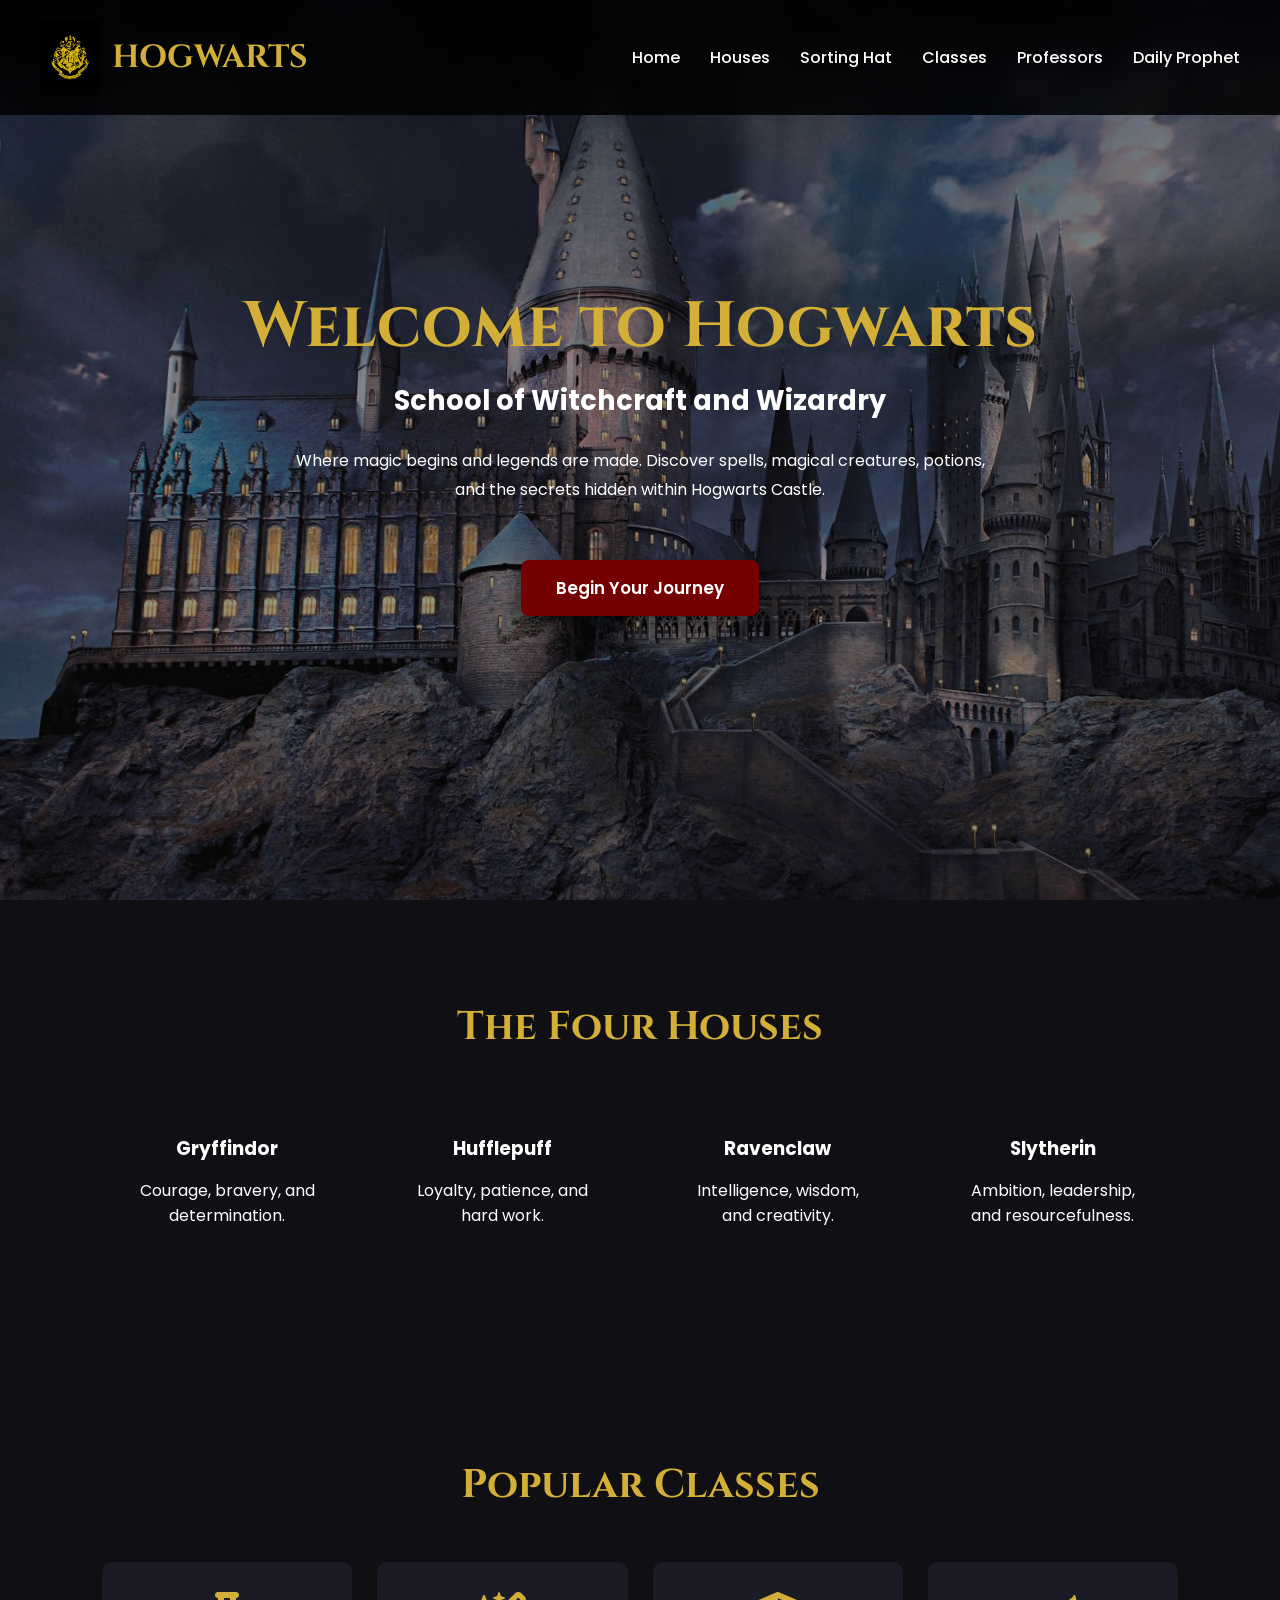
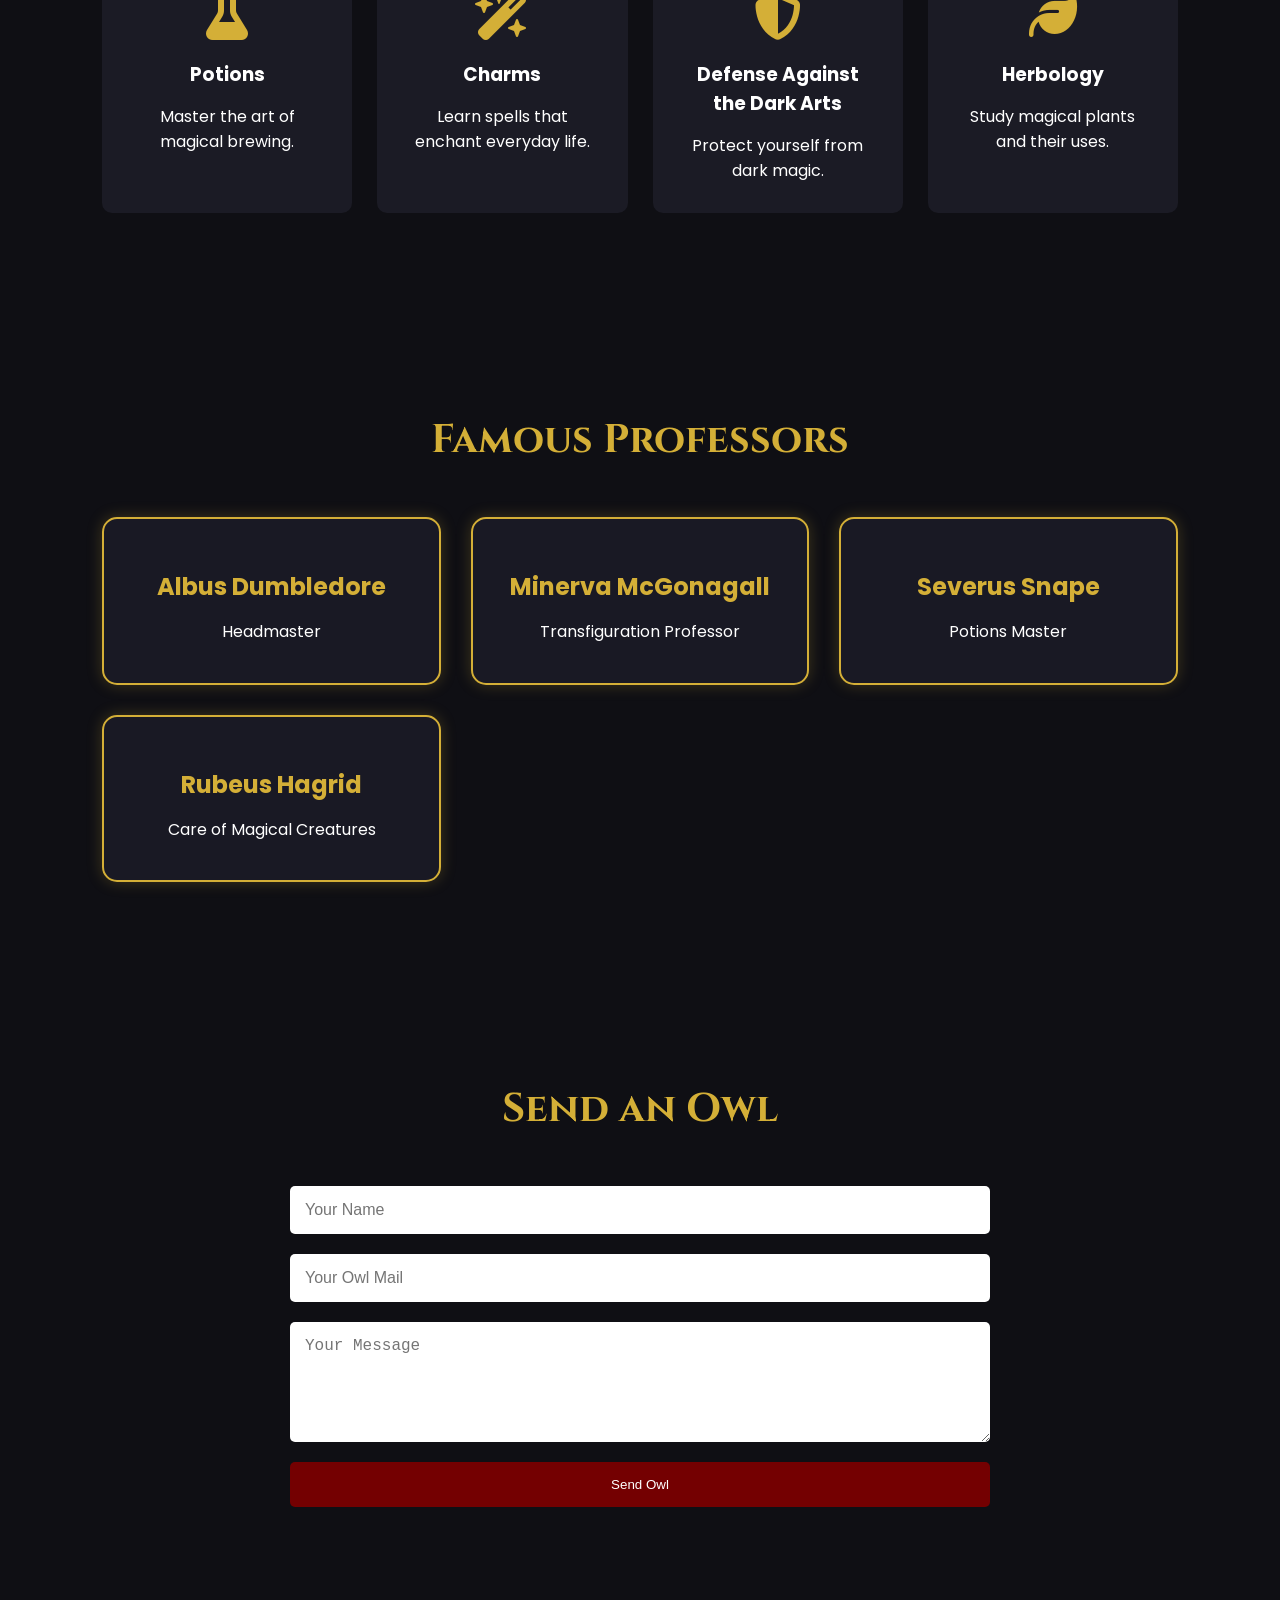
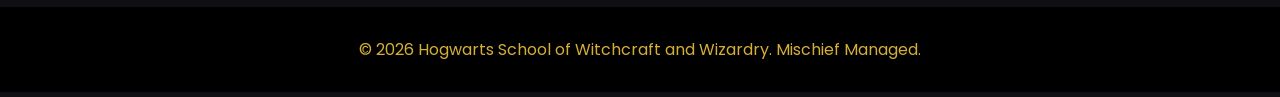
<file: index.html>
<!DOCTYPE html>
<html lang="en">
<head>
    <meta charset="UTF-8">
    <meta name="viewport" content="width=device-width, initial-scale=1.0">
    <title>Hogwarts School of Witchcraft and Wizardry</title>

    <!-- Font Awesome -->
    <link rel="stylesheet" href="https://cdnjs.cloudflare.com/ajax/libs/font-awesome/6.5.1/css/all.min.css">

    <!-- CSS File -->
    <link rel="stylesheet" href="style.css">
</head>
<body>

    <!-- Navigation -->
    <header>
        <nav>
            <div class="logo">
    <img src="images/logo.jpg" alt="Hogwarts Logo">
    <h2>HOGWARTS</h2>
</div>

            <ul>
    <li><a href="index.html">Home</a></li>
    <li><a href="houses.html">Houses</a></li>
    <li><a href="sortinghat.html">Sorting Hat</a></li>
    <li><a href="classes.html">Classes</a></li>
    <li><a href="professors.html">Professors</a></li>
    <li><a href="dailyprophet.html">Daily Prophet</a></li>
    </ul>
</nav>
</ul>
    </header>

    <!-- Hero Section -->
    <section class="hero home-hero">
    <div class="hero-content">
        <h1>Welcome to Hogwarts</h1>
        <h3>School of Witchcraft and Wizardry</h3>

        <p>
            Where magic begins and legends are made.
            Discover spells, magical creatures, potions,
            and the secrets hidden within Hogwarts Castle.
        </p>

        <a href="#classes" class="btn">Begin Your Journey</a>
    </div>
</section>

    <!-- Houses Section -->
    <section id="houses">
        <h2>The Four Houses</h2>

        <div class="house-container">

            <div class="house-card gryffindor">
                <h3>Gryffindor</h3>
                <p>
                    Courage, bravery, and determination.
                </p>
            </div>

            <div class="house-card hufflepuff">
                <h3>Hufflepuff</h3>
                <p>
                    Loyalty, patience, and hard work.
                </p>
            </div>

            <div class="house-card ravenclaw">
                <h3>Ravenclaw</h3>
                <p>
                    Intelligence, wisdom, and creativity.
                </p>
            </div>

            <div class="house-card slytherin">
                <h3>Slytherin</h3>
                <p>
                    Ambition, leadership, and resourcefulness.
                </p>
            </div>

        </div>
    </section>

    <!-- Classes Section -->
    <section id="classes">
        <h2>Popular Classes</h2>

        <div class="class-container">

            <div class="class-card">
                <i class="fas fa-flask"></i>
                <h3>Potions</h3>
                <p>Master the art of magical brewing.</p>
            </div>

            <div class="class-card">
                <i class="fas fa-wand-magic-sparkles"></i>
                <h3>Charms</h3>
                <p>Learn spells that enchant everyday life.</p>
            </div>

            <div class="class-card">
                <i class="fas fa-shield-halved"></i>
                <h3>Defense Against the Dark Arts</h3>
                <p>Protect yourself from dark magic.</p>
            </div>

            <div class="class-card">
                <i class="fas fa-leaf"></i>
                <h3>Herbology</h3>
                <p>Study magical plants and their uses.</p>
            </div>

        </div>
    </section>

    <!-- Professors Section -->
    <section id="professors">
        <h2>Famous Professors</h2>

        <div class="professor-container">

            <div class="professor-card">
                <h3>Albus Dumbledore</h3>
                <p>Headmaster</p>
            </div>

            <div class="professor-card">
                <h3>Minerva McGonagall</h3>
                <p>Transfiguration Professor</p>
            </div>

            <div class="professor-card">
                <h3>Severus Snape</h3>
                <p>Potions Master</p>
            </div>

            <div class="professor-card">
                <h3>Rubeus Hagrid</h3>
                <p>Care of Magical Creatures</p>
            </div>

        </div>
    </section>

    <!-- Contact Section -->
    <section id="contact">
        <h2>Send an Owl</h2>

        <form>
            <input type="text" placeholder="Your Name" required>
            <input type="email" placeholder="Your Owl Mail" required>
            <textarea placeholder="Your Message" rows="5"></textarea>

            <button type="submit">Send Owl</button>
        </form>
    </section>

    <!-- Footer -->
   <footer>
    <p>
        © 2026 Hogwarts School of Witchcraft and Wizardry.
        Mischief Managed.
    </p>
</footer>

<!-- Flying Owl -->
<div class="owl">🦉</div>

<script src="cursor.js"></script>

</body>
</html>
</file>
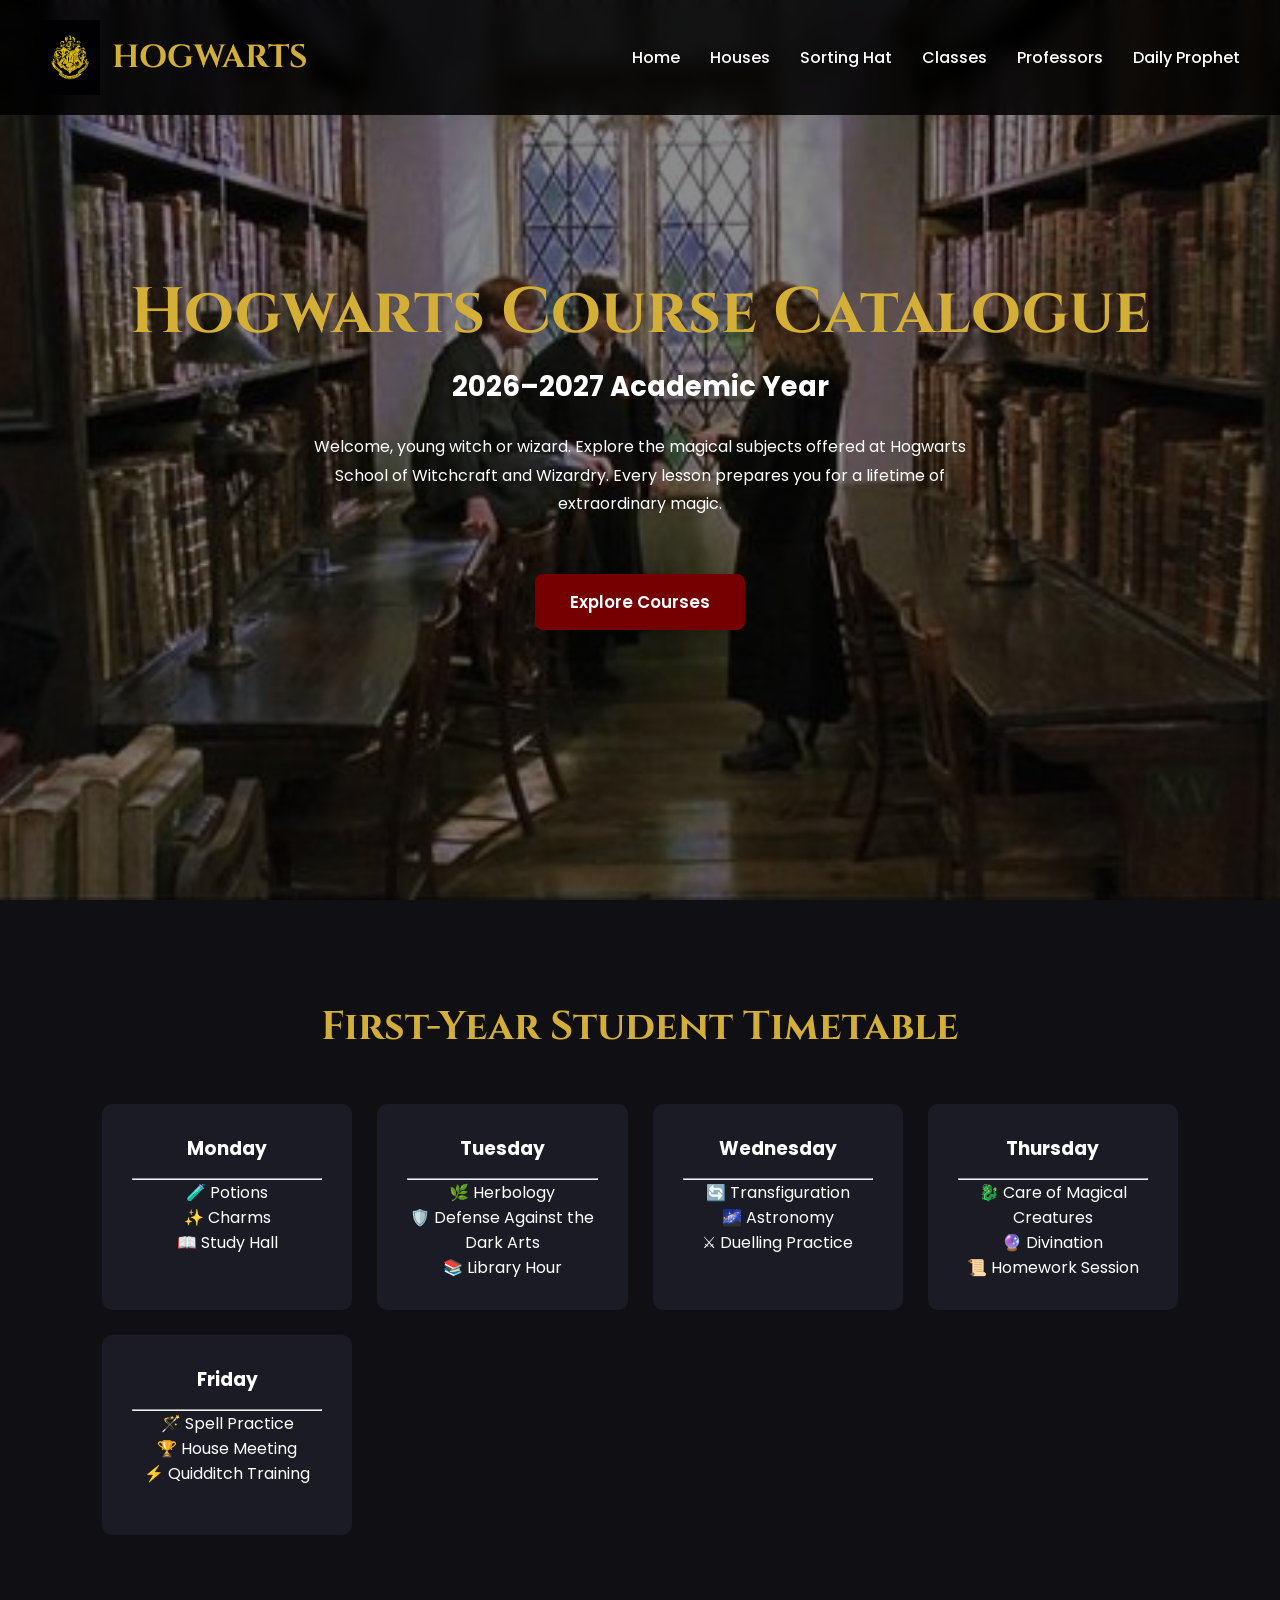
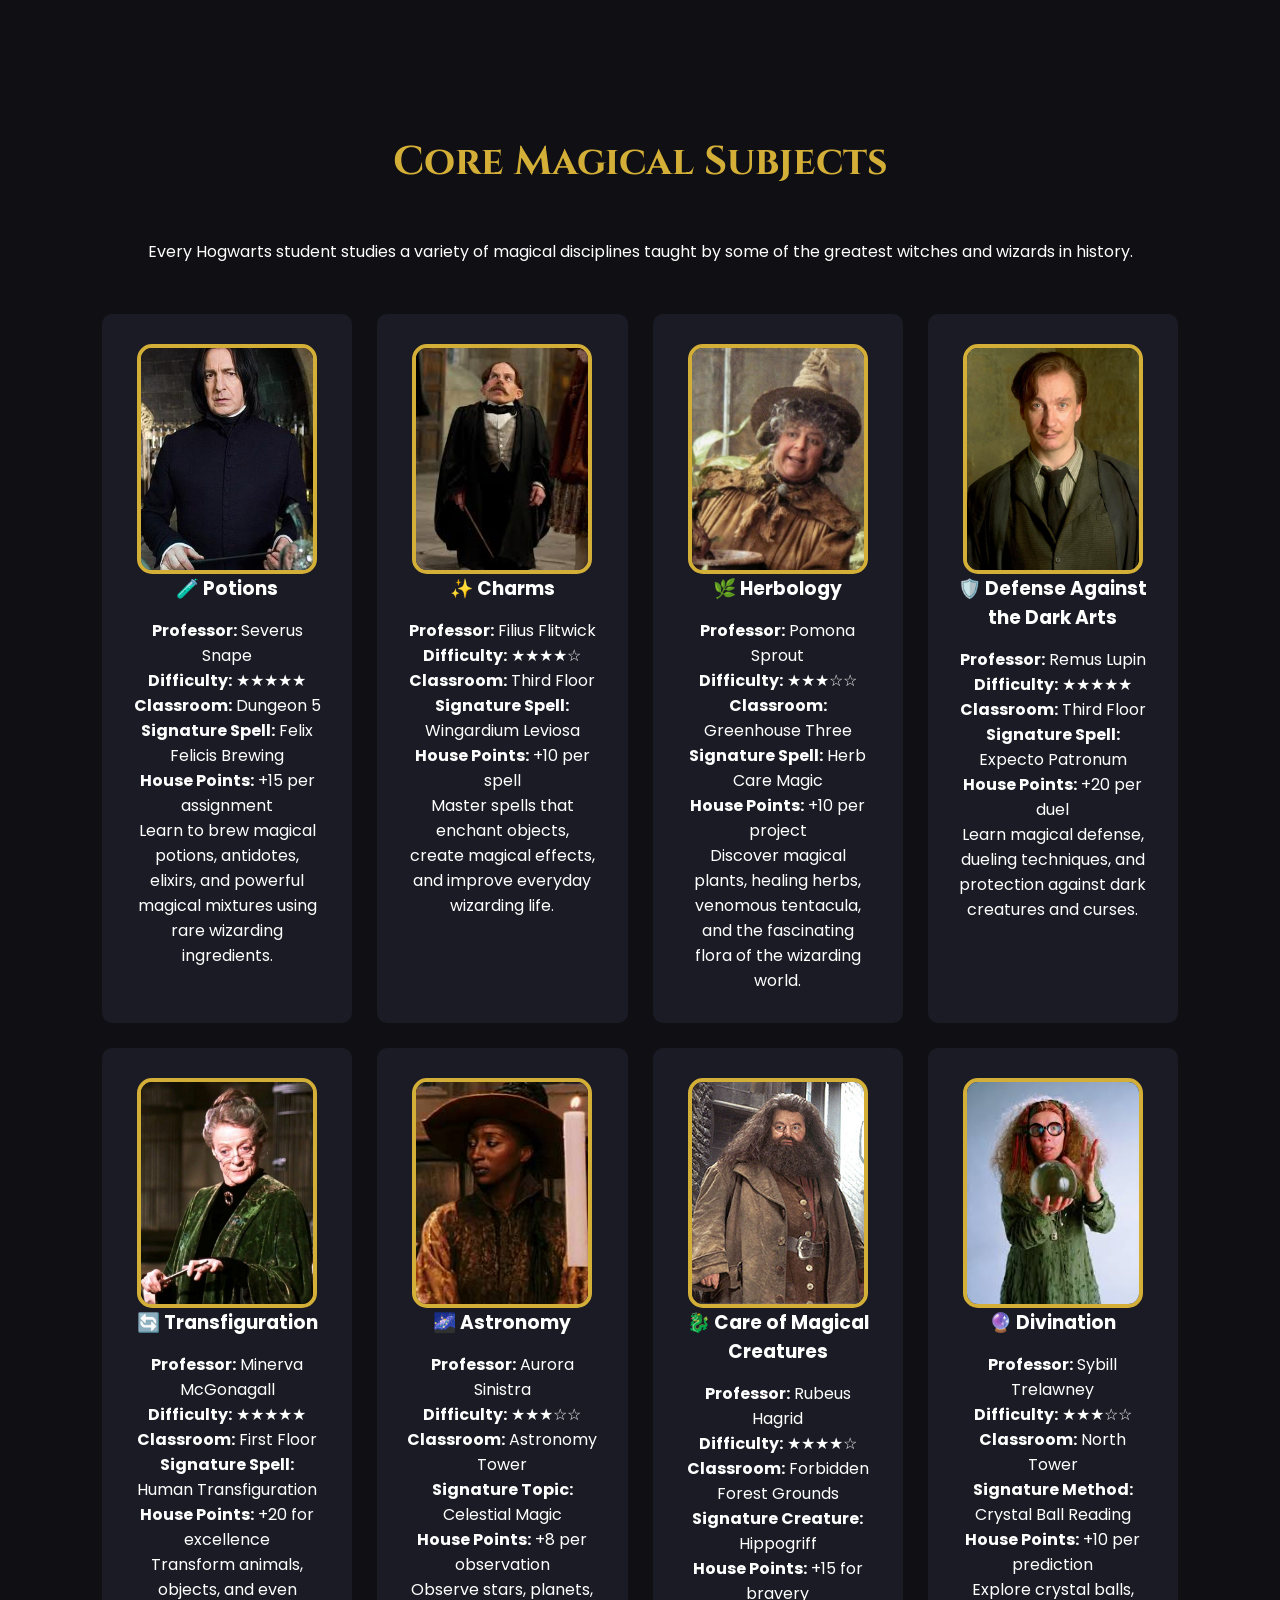
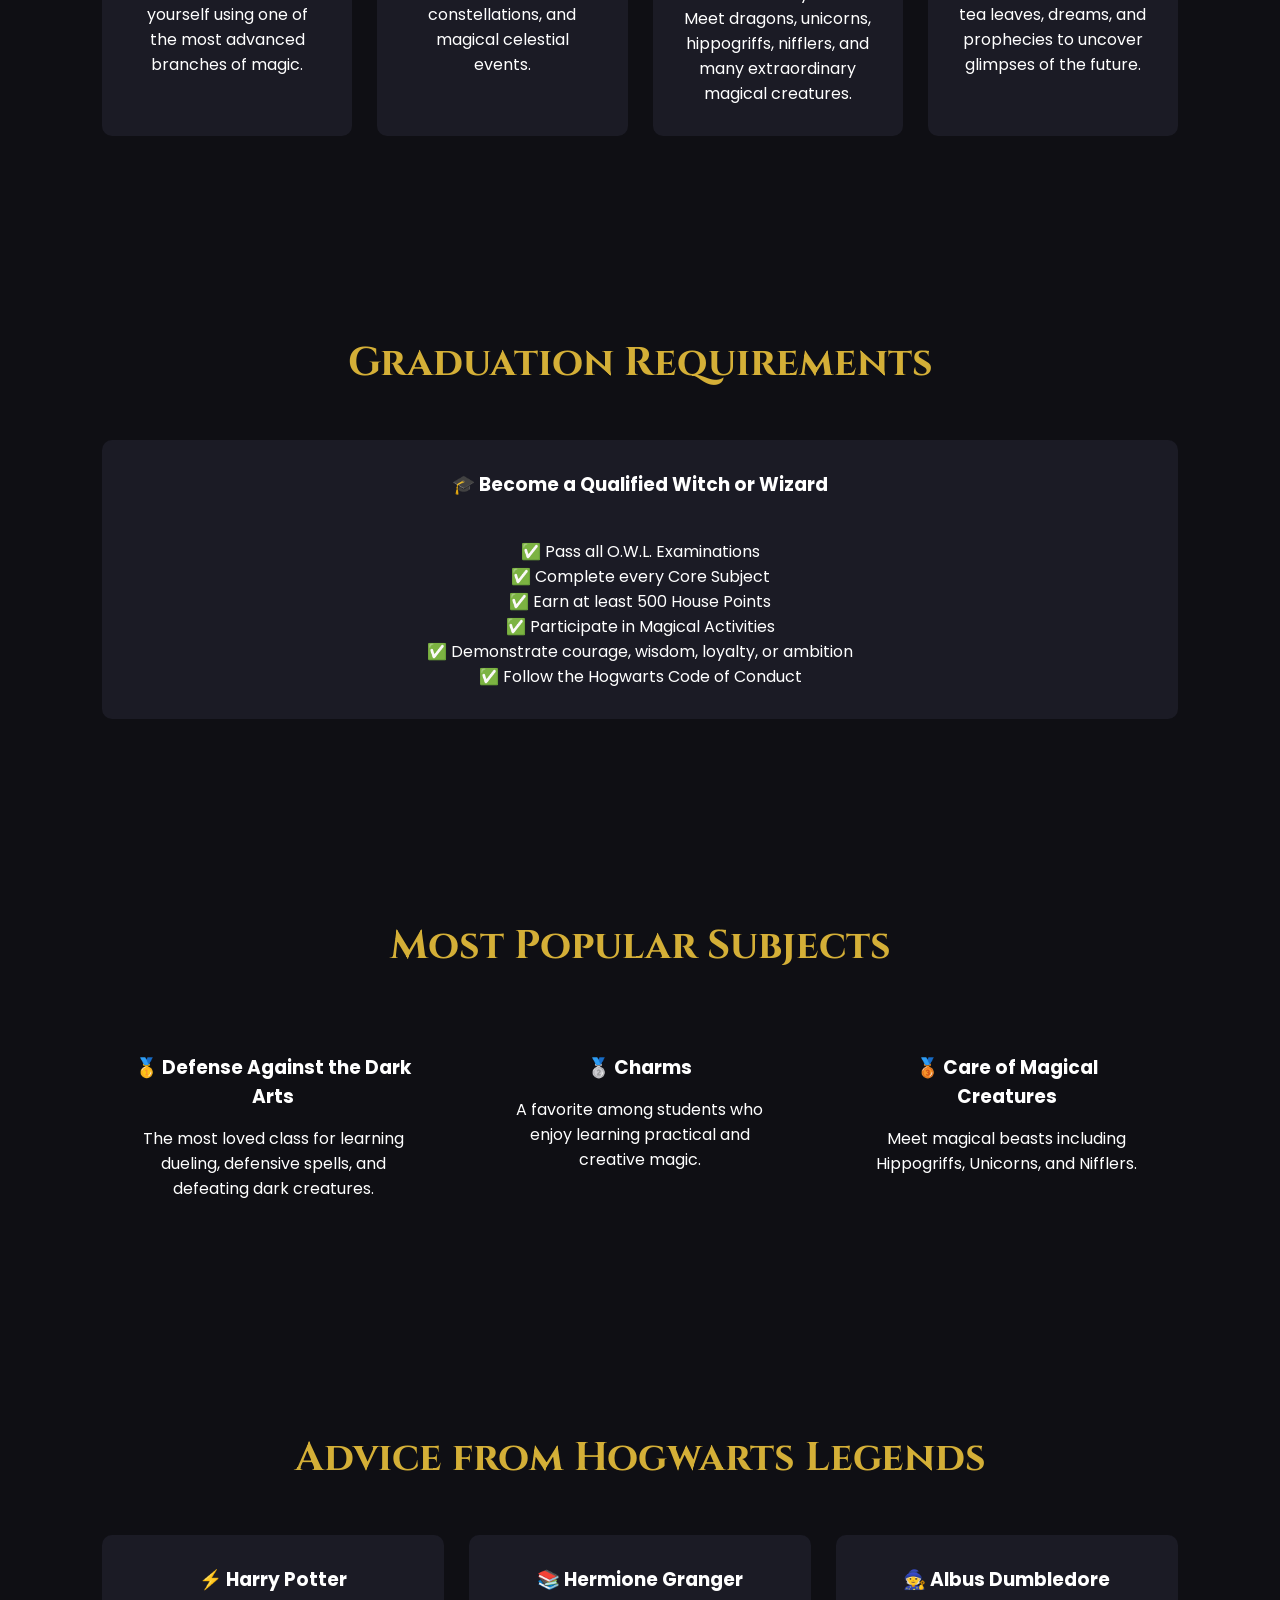
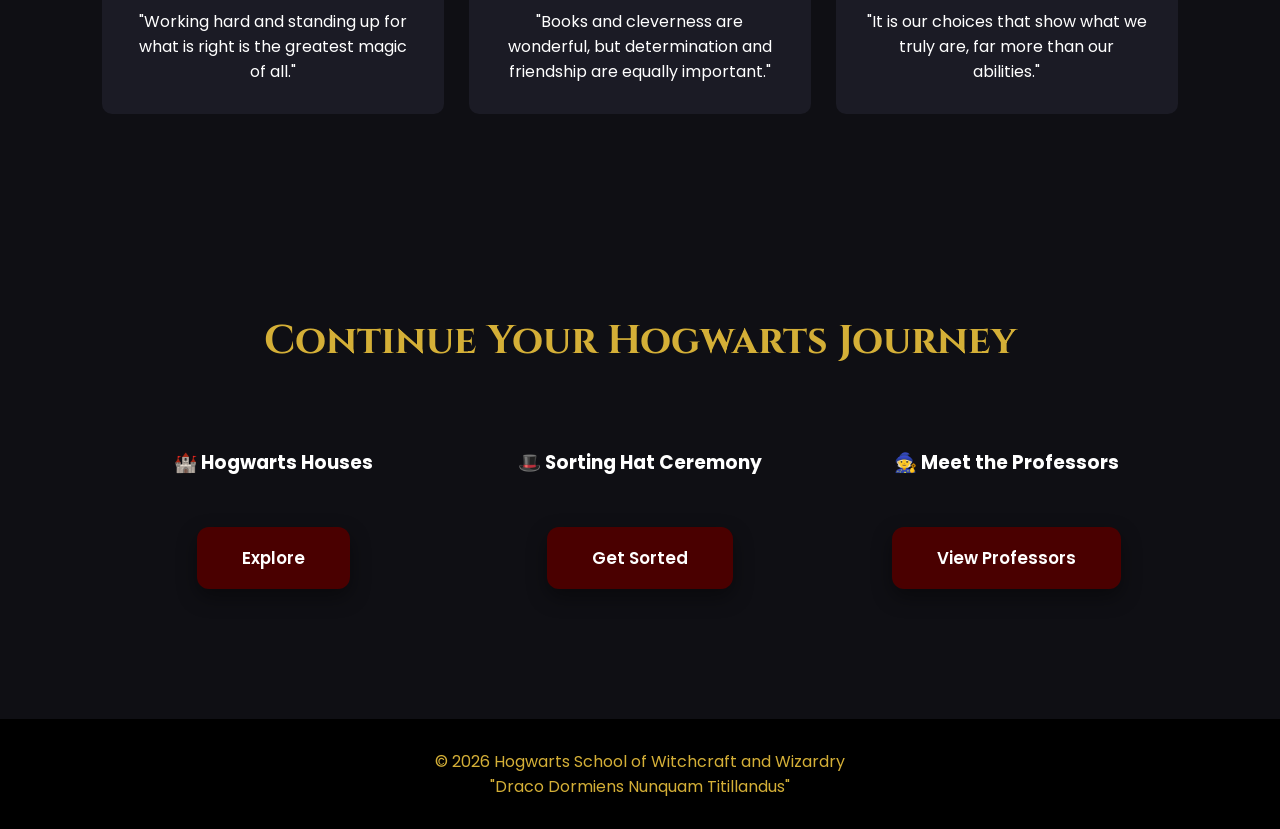
<file: classes.html>
<!DOCTYPE html>
<html lang="en">

<head>

    <meta charset="UTF-8">
    <meta name="viewport" content="width=device-width, initial-scale=1.0">

    <title>Hogwarts Classes</title>

    <link rel="stylesheet" href="https://cdnjs.cloudflare.com/ajax/libs/font-awesome/6.5.1/css/all.min.css">

    <link rel="stylesheet" href="style.css">

</head>

<body>

<!-- ================= NAVBAR ================= -->

<header>

    <nav>

        <div class="logo">

            <img src="images/logo.jpg" alt="Hogwarts Logo">

            <h2>HOGWARTS</h2>

        </div>

        <ul>

            <li><a href="index.html">Home</a></li>

            <li><a href="houses.html">Houses</a></li>

            <li><a href="sortinghat.html">Sorting Hat</a></li>

            <li><a href="classes.html">Classes</a></li>

            <li><a href="professors.html">Professors</a></li>

            <li><a href="dailyprophet.html">Daily Prophet</a></li>

        </ul>

    </nav>

</header>

<!-- ================= HERO ================= -->

<section class="hero classes-hero">

    <div class="hero-content">

        <h1>Hogwarts Course Catalogue</h1>

        <h3>2026–2027 Academic Year</h3>

        <p>

            Welcome, young witch or wizard.

            Explore the magical subjects offered at Hogwarts

            School of Witchcraft and Wizardry.

            Every lesson prepares you for a lifetime

            of extraordinary magic.

        </p>

        <a href="#subjects" class="btn">

            Explore Courses

        </a>

    </div>

</section>

<!-- ================= TIMETABLE ================= -->

<section id="timetable">

    <h2>First-Year Student Timetable</h2>

    <div class="class-container">

        <div class="class-card">

            <h3>Monday</h3>

            <hr>

            <p>🧪 Potions</p>

            <p>✨ Charms</p>

            <p>📖 Study Hall</p>

        </div>

        <div class="class-card">

            <h3>Tuesday</h3>

            <hr>

            <p>🌿 Herbology</p>

            <p>🛡️ Defense Against the Dark Arts</p>

            <p>📚 Library Hour</p>

        </div>

        <div class="class-card">

            <h3>Wednesday</h3>

            <hr>

            <p>🔄 Transfiguration</p>

            <p>🌌 Astronomy</p>

            <p>⚔ Duelling Practice</p>

        </div>
<div class="class-card">

    <h3>Thursday</h3>

    <hr>

    <p>🐉 Care of Magical Creatures</p>

    <p>🔮 Divination</p>

    <p>📜 Homework Session</p>

</div>

<div class="class-card">

    <h3>Friday</h3>

    <hr>

    <p>🪄 Spell Practice</p>

    <p>🏆 House Meeting</p>

    <p>⚡ Quidditch Training</p>

</div> <!-- closes Friday card -->

</div> <!-- closes timetable class-container -->

</section> <!-- closes timetable -->

<!-- ================= CORE SUBJECTS ================= -->

<section id="subjects">

    <h2>Core Magical Subjects</h2>

    <p style="text-align:center; margin-bottom:50px;">
        Every Hogwarts student studies a variety of magical
        disciplines taught by some of the greatest witches
        and wizards in history.
    </p>

    <div class="class-container">

    <!-- Potions -->
    <div class="class-card">

        <img src="images/snape.jpg" alt="Professor Severus Snape" class="prof-img">

        <h3>🧪 Potions</h3>

        <p><strong>Professor:</strong> Severus Snape</p>

        <p><strong>Difficulty:</strong> ★★★★★</p>

        <p><strong>Classroom:</strong> Dungeon 5</p>

        <p><strong>Signature Spell:</strong> Felix Felicis Brewing</p>

        <p><strong>House Points:</strong> +15 per assignment</p>

        <p>
            Learn to brew magical potions, antidotes,
            elixirs, and powerful magical mixtures using
            rare wizarding ingredients.
        </p>

    </div>

    <!-- Charms -->
    <div class="class-card">

        <img src="images/flitwick.jpg" alt="Professor Filius Flitwick" class="prof-img">

        <h3>✨ Charms</h3>

        <p><strong>Professor:</strong> Filius Flitwick</p>

        <p><strong>Difficulty:</strong> ★★★★☆</p>

        <p><strong>Classroom:</strong> Third Floor</p>

        <p><strong>Signature Spell:</strong> Wingardium Leviosa</p>

        <p><strong>House Points:</strong> +10 per spell</p>

        <p>
            Master spells that enchant objects,
            create magical effects, and improve
            everyday wizarding life.
        </p>

    </div>

    <!-- Herbology -->
    <div class="class-card">

        <img src="images/sprout.jpg" alt="Professor Pomona Sprout" class="prof-img">

        <h3>🌿 Herbology</h3>

        <p><strong>Professor:</strong> Pomona Sprout</p>

        <p><strong>Difficulty:</strong> ★★★☆☆</p>

        <p><strong>Classroom:</strong> Greenhouse Three</p>

        <p><strong>Signature Spell:</strong> Herb Care Magic</p>

        <p><strong>House Points:</strong> +10 per project</p>

        <p>
            Discover magical plants,
            healing herbs, venomous tentacula,
            and the fascinating flora of the wizarding world.
        </p>

    </div>

    <!-- Defense Against the Dark Arts -->
    <div class="class-card">

        <img src="images/lupin.jpg" alt="Professor Remus Lupin" class="prof-img">

        <h3>🛡️ Defense Against the Dark Arts</h3>

        <p><strong>Professor:</strong> Remus Lupin</p>

        <p><strong>Difficulty:</strong> ★★★★★</p>

        <p><strong>Classroom:</strong> Third Floor</p>

        <p><strong>Signature Spell:</strong> Expecto Patronum</p>

        <p><strong>House Points:</strong> +20 per duel</p>

        <p>
            Learn magical defense,
            dueling techniques,
            and protection against dark creatures and curses.
        </p>

    </div>

    <!-- Transfiguration -->
    <div class="class-card">

        <img src="images/mcgonagall.jpg" alt="Professor Minerva McGonagall" class="prof-img">

        <h3>🔄 Transfiguration</h3>

        <p><strong>Professor:</strong> Minerva McGonagall</p>

        <p><strong>Difficulty:</strong> ★★★★★</p>

        <p><strong>Classroom:</strong> First Floor</p>

        <p><strong>Signature Spell:</strong> Human Transfiguration</p>

        <p><strong>House Points:</strong> +20 for excellence</p>

        <p>
            Transform animals,
            objects, and even yourself
            using one of the most advanced branches of magic.
        </p>

    </div>

    <!-- Astronomy -->
    <div class="class-card">

        <img src="images/sinistra.jpg" alt="Professor Aurora Sinistra" class="prof-img">

        <h3>🌌 Astronomy</h3>

        <p><strong>Professor:</strong> Aurora Sinistra</p>

        <p><strong>Difficulty:</strong> ★★★☆☆</p>

        <p><strong>Classroom:</strong> Astronomy Tower</p>

        <p><strong>Signature Topic:</strong> Celestial Magic</p>

        <p><strong>House Points:</strong> +8 per observation</p>

        <p>
            Observe stars,
            planets,
            constellations,
            and magical celestial events.
        </p>

    </div>

    <!-- Care of Magical Creatures -->
    <div class="class-card">

        <img src="images/hagrid.jpg" alt="Professor Rubeus Hagrid" class="prof-img">

        <h3>🐉 Care of Magical Creatures</h3>

        <p><strong>Professor:</strong> Rubeus Hagrid</p>

        <p><strong>Difficulty:</strong> ★★★★☆</p>

        <p><strong>Classroom:</strong> Forbidden Forest Grounds</p>

        <p><strong>Signature Creature:</strong> Hippogriff</p>

        <p><strong>House Points:</strong> +15 for bravery</p>

        <p>
            Meet dragons,
            unicorns,
            hippogriffs,
            nifflers,
            and many extraordinary magical creatures.
        </p>

    </div>

    <!-- Divination -->
    <div class="class-card">

        <img src="images/trelawney.jpg" alt="Professor Sybill Trelawney" class="prof-img">

        <h3>🔮 Divination</h3>

        <p><strong>Professor:</strong> Sybill Trelawney</p>

        <p><strong>Difficulty:</strong> ★★★☆☆</p>

        <p><strong>Classroom:</strong> North Tower</p>

        <p><strong>Signature Method:</strong> Crystal Ball Reading</p>

        <p><strong>House Points:</strong> +10 per prediction</p>

                <p>
            Explore crystal balls,
            tea leaves,
            dreams,
            and prophecies to uncover
            glimpses of the future.
        </p>

    </div>

</div>

</section>

<!-- ================= GRADUATION ================= -->

<section id="graduation">

    <h2>Graduation Requirements</h2>

    <div class="class-card">

        <h3>🎓 Become a Qualified Witch or Wizard</h3>

        <br>

        <p>✅ Pass all O.W.L. Examinations</p>

        <p>✅ Complete every Core Subject</p>

        <p>✅ Earn at least 500 House Points</p>

        <p>✅ Participate in Magical Activities</p>

        <p>✅ Demonstrate courage, wisdom, loyalty, or ambition</p>

        <p>✅ Follow the Hogwarts Code of Conduct</p>

    </div>

</section>

<!-- ================= FAVORITE SUBJECTS ================= -->

<section id="favorites">

    <h2>Most Popular Subjects</h2>

    <div class="house-container">

        <div class="house-card gryffindor">

            <h3>🥇 Defense Against the Dark Arts</h3>

            <p>
                The most loved class for learning dueling,
                defensive spells, and defeating dark creatures.
            </p>

        </div>

        <div class="house-card ravenclaw">

            <h3>🥈 Charms</h3>

            <p>
                A favorite among students who enjoy
                learning practical and creative magic.
            </p>

        </div>

        <div class="house-card hufflepuff">

            <h3>🥉 Care of Magical Creatures</h3>

            <p>
                Meet magical beasts including Hippogriffs,
                Unicorns, and Nifflers.
            </p>

        </div>

    </div>

</section>

<!-- ================= STUDENT ADVICE ================= -->

<section id="advice">

    <h2>Advice from Hogwarts Legends</h2>

    <div class="class-container">

        <div class="class-card">

            <h3>⚡ Harry Potter</h3>

            <p>
                "Working hard and standing up for what is right
                is the greatest magic of all."
            </p>

        </div>

        <div class="class-card">

            <h3>📚 Hermione Granger</h3>

            <p>
                "Books and cleverness are wonderful,
                but determination and friendship are equally important."
            </p>

        </div>

        <div class="class-card">

            <h3>🧙 Albus Dumbledore</h3>

            <p>
                "It is our choices that show what we truly are,
                far more than our abilities."
            </p>

        </div>

    </div>

</section>

<!-- ================= QUICK LINKS ================= -->

<section id="explore">

    <h2>Continue Your Hogwarts Journey</h2>

    <div class="house-container">

        <div class="house-card gryffindor">

            <h3>🏰 Hogwarts Houses</h3>

            <a href="houses.html" class="btn">Explore</a>

        </div>

        <div class="house-card ravenclaw">

            <h3>🎩 Sorting Hat Ceremony</h3>

            <a href="sortinghat.html" class="btn">Get Sorted</a>

        </div>

        <div class="house-card slytherin">

            <h3>🧙 Meet the Professors</h3>

            <a href="professors.html" class="btn">View Professors</a>

        </div>

    </div>

</section>

<!-- ================= FOOTER ================= -->

</section>

<footer>

    <p>
        © 2026 Hogwarts School of Witchcraft and Wizardry
    </p>

    <p>
        "Draco Dormiens Nunquam Titillandus"
    </p>

</footer>

<script src="script.js"></script>
<script src="cursor.js"></script>

</body>
</html>
</file>
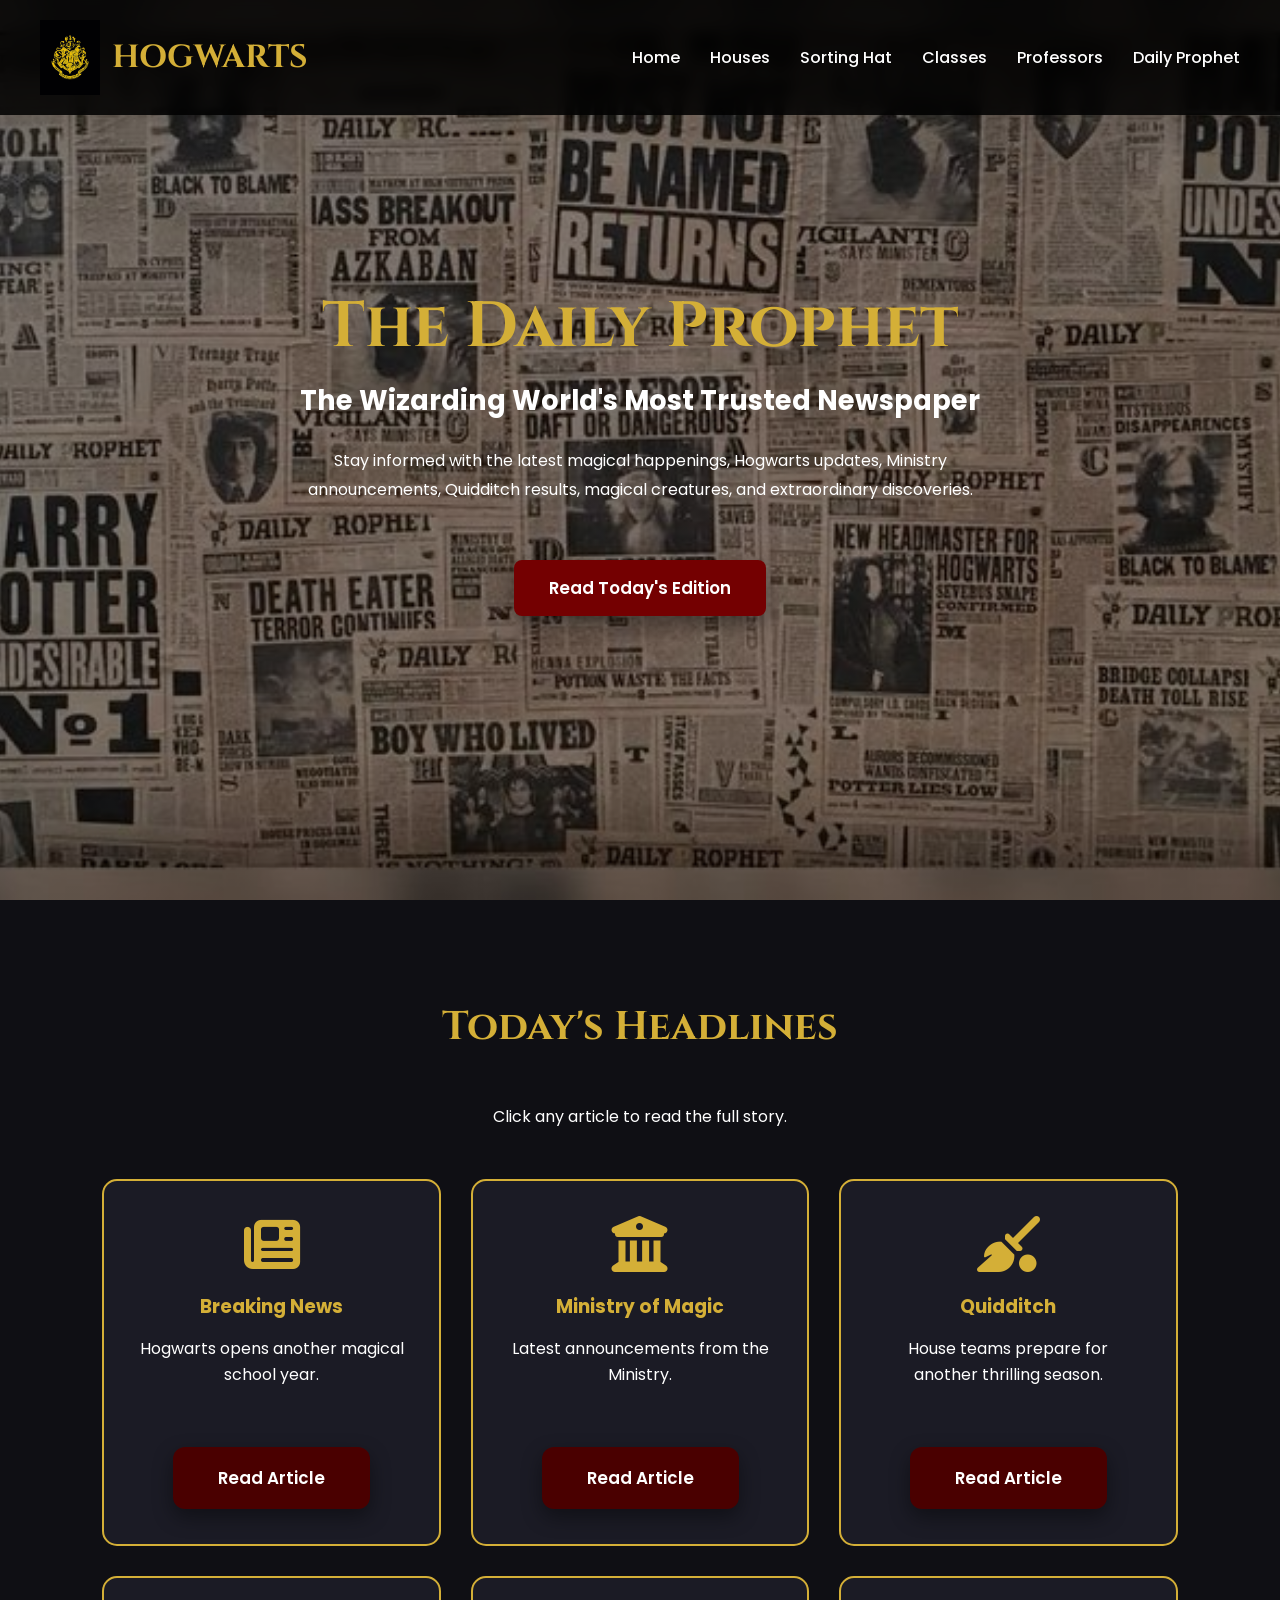
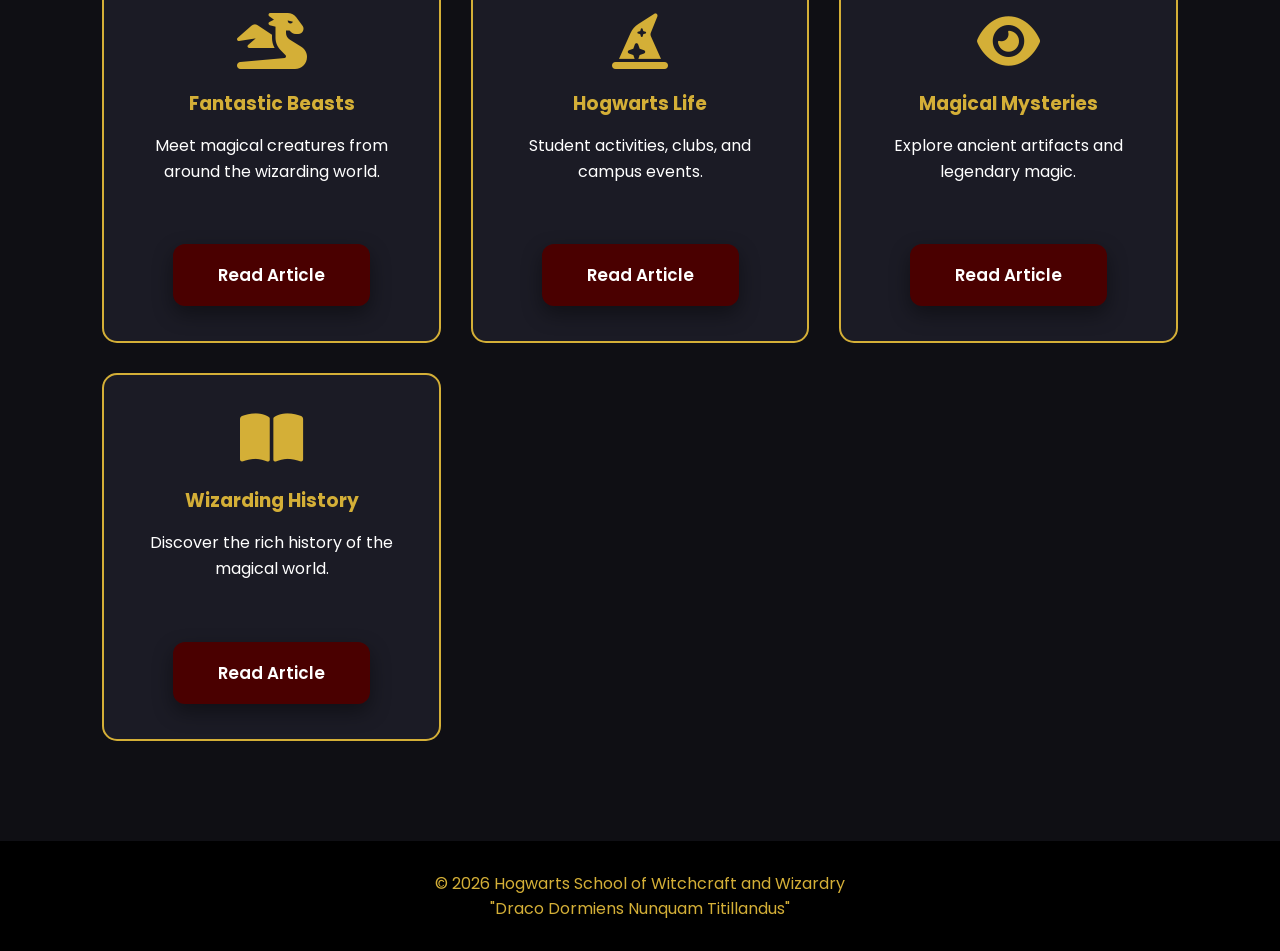
<file: dailyprophet.html>
<!DOCTYPE html>
<html lang="en">

<head>

<meta charset="UTF-8">

<meta name="viewport" content="width=device-width, initial-scale=1.0">

<title>Daily Prophet</title>

<link rel="stylesheet"
href="https://cdnjs.cloudflare.com/ajax/libs/font-awesome/6.5.1/css/all.min.css">

<link rel="stylesheet" href="style.css">

</head>

<body> </body>
<!-- ================= NAVBAR ================= -->
<header>

    <nav>

        <div class="logo">

            <img src="images/logo.jpg" alt="Hogwarts Logo">

            <h2>HOGWARTS</h2>

        </div>

        <ul>

            <li><a href="index.html">Home</a></li>

            <li><a href="houses.html">Houses</a></li>

            <li><a href="sortinghat.html">Sorting Hat</a></li>

            <li><a href="classes.html">Classes</a></li>

            <li><a href="professors.html">Professors</a></li>

            <li><a href="dailyprophet.html">Daily Prophet</a></li>

        </ul>

    </nav>

</header>

<!-- ================= HERO ================= -->

<section class="hero prophet-hero">

    <div class="hero-content">

        <h1>The Daily Prophet</h1>

        <h3>The Wizarding World's Most Trusted Newspaper</h3>

        <p>

            Stay informed with the latest magical happenings,
            Hogwarts updates, Ministry announcements,
            Quidditch results, magical creatures,
            and extraordinary discoveries.

        </p>

        <a href="#news" class="btn">

            Read Today's Edition

        </a>

    </div>

</section>

<!-- ================= NEWSPAPER ================= -->

<section id="news">

    <h2>Today's Headlines</h2>

    <p style="text-align:center; margin-bottom:50px;">

        Click any article to read the full story.

    </p>

    <div class="news-container">

        <!-- Breaking News -->

        <div class="news-card">

            <i class="fa-solid fa-newspaper"></i>

            <h3>Breaking News</h3>

            <p>Hogwarts opens another magical school year.</p>

            <a href="hogwartsnews.html" class="btn">

                Read Article

            </a>

        </div>

        <!-- Ministry -->

        <div class="news-card">

            <i class="fa-solid fa-building-columns"></i>

            <h3>Ministry of Magic</h3>

            <p>Latest announcements from the Ministry.</p>

            <a href="ministrynews.html" class="btn">

                Read Article

            </a>

        </div>

        <!-- Quidditch -->

        <div class="news-card">

            <i class="fa-solid fa-broom-ball"></i>

            <h3>Quidditch</h3>

            <p>House teams prepare for another thrilling season.</p>

            <a href="quidditch.html" class="btn">

                Read Article

            </a>

        </div>

        <!-- Creatures -->

        <div class="news-card">

            <i class="fa-solid fa-dragon"></i>

            <h3>Fantastic Beasts</h3>

            <p>Meet magical creatures from around the wizarding world.</p>

            <a href="beasts.html" class="btn">

                Read Article

            </a>

        </div>

        <!-- Hogwarts Life -->

        <div class="news-card">

            <i class="fa-solid fa-hat-wizard"></i>

            <h3>Hogwarts Life</h3>

            <p>Student activities, clubs, and campus events.</p>

            <a href="hogwartslife.html" class="btn">

                Read Article

            </a>

        </div>

        <!-- Mysteries -->

        <div class="news-card">

            <i class="fa-solid fa-eye"></i>

            <h3>Magical Mysteries</h3>

            <p>Explore ancient artifacts and legendary magic.</p>

            <a href="mysteries.html" class="btn">

                Read Article

            </a>

        </div>

        <!-- History -->

        <div class="news-card">

            <i class="fa-solid fa-book-open"></i>

            <h3>Wizarding History</h3>

            <p>Discover the rich history of the magical world.</p>

            <a href="history.html" class="btn">

                Read Article

            </a>

        </div>

    </div>

</section>

</section>

<footer>

    <p>
        © 2026 Hogwarts School of Witchcraft and Wizardry
    </p>

    <p>
        "Draco Dormiens Nunquam Titillandus"
    </p>

</footer>

<script src="script.js"></script>
<script src="cursor.js"></script>

</body>
</html>
</file>
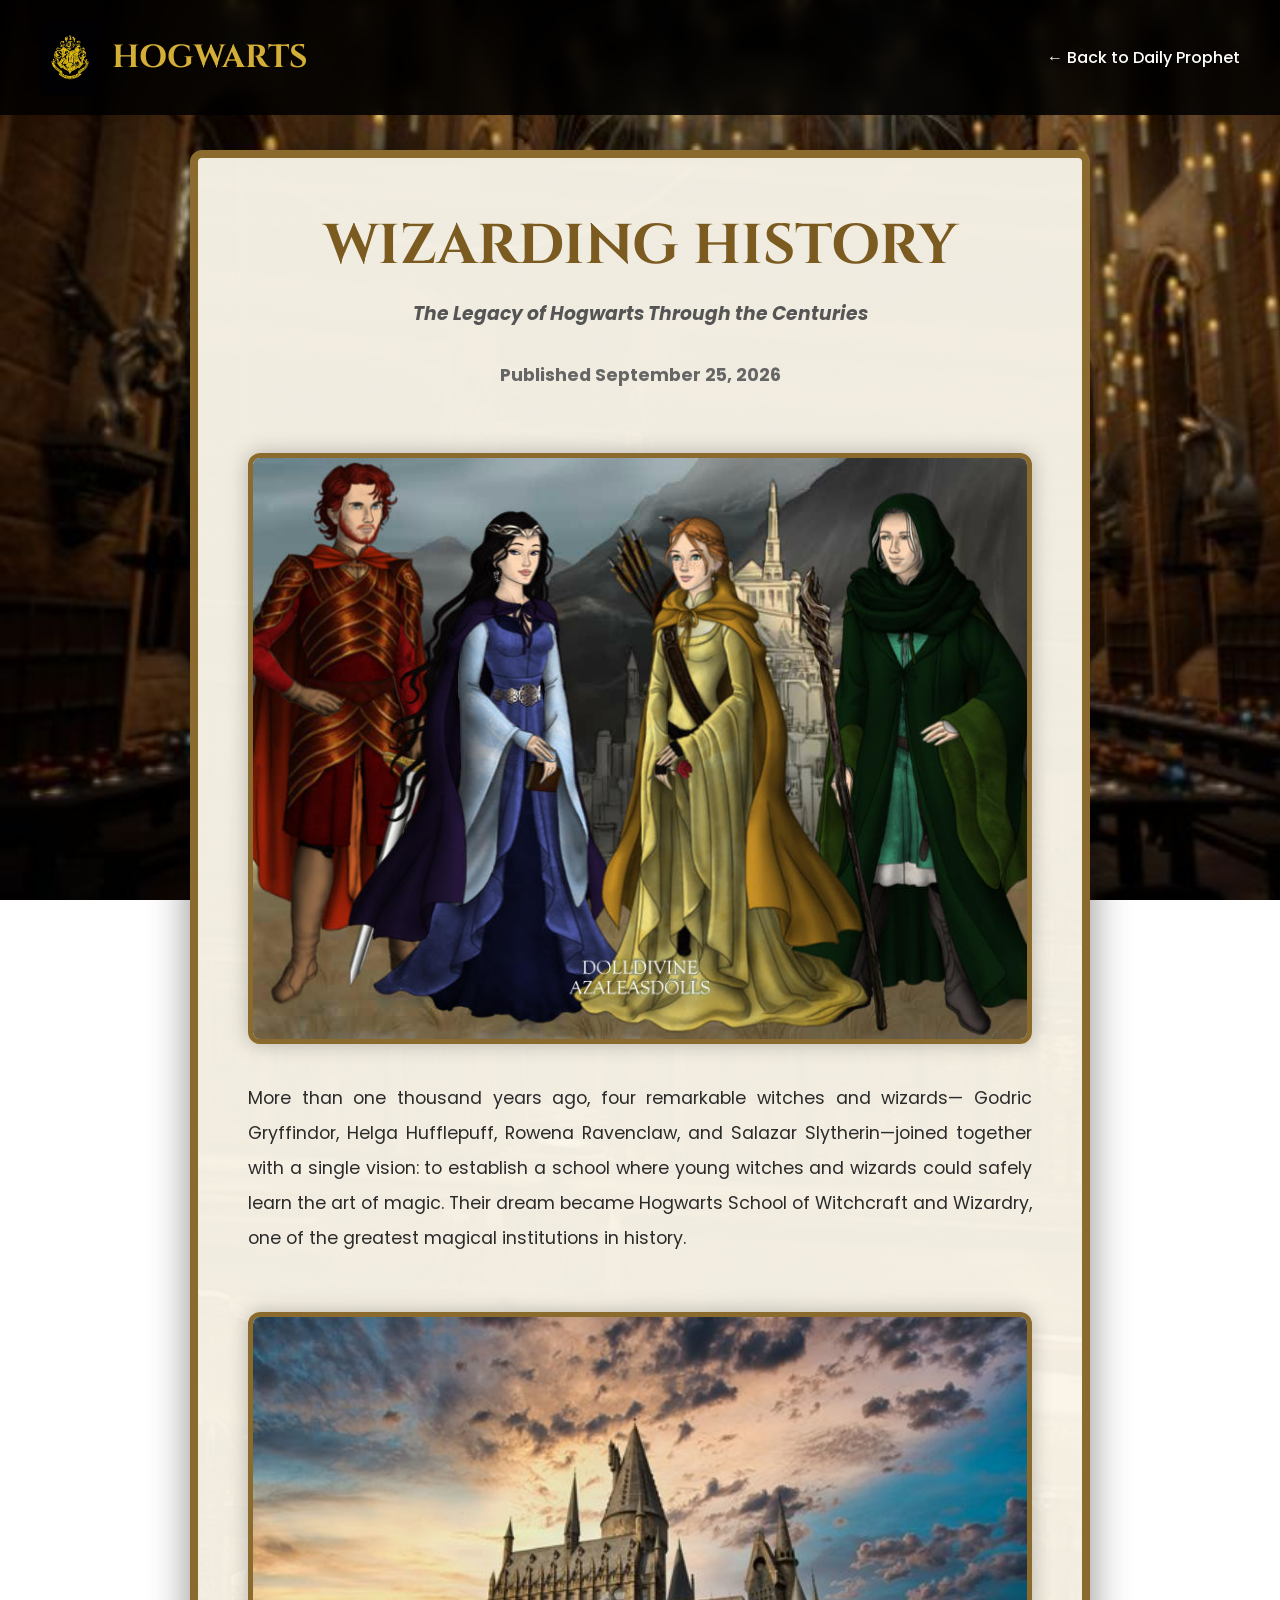
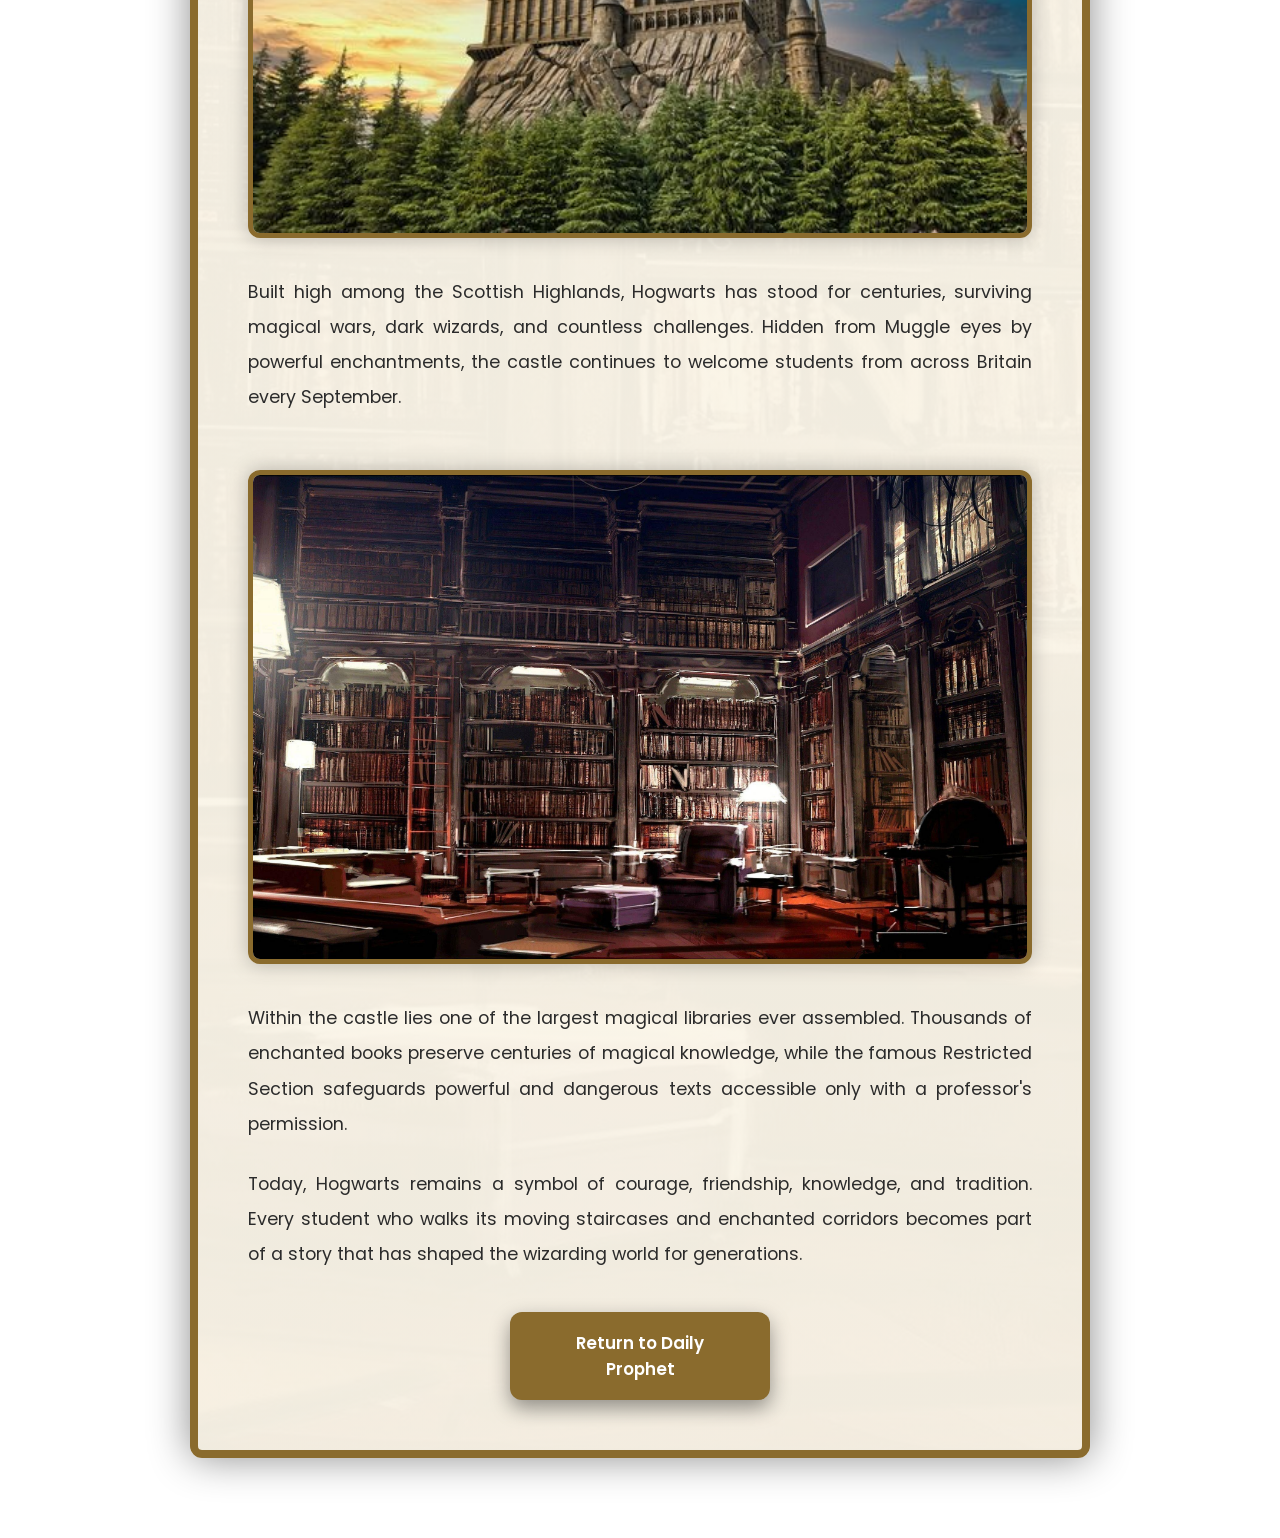
<file: history.html>
<!DOCTYPE html>
<html lang="en">

<head>

<meta charset="UTF-8">

<meta name="viewport" content="width=device-width, initial-scale=1.0">

<title>Wizarding History</title>

<link rel="stylesheet"
href="https://cdnjs.cloudflare.com/ajax/libs/font-awesome/6.5.1/css/all.min.css">

<link rel="stylesheet" href="style.css">

</head>

<body class="article-page">

<header>

<nav>

<div class="logo">

<img src="images/logo.jpg" alt="Hogwarts Logo">

<h2>HOGWARTS</h2>

</div>

<ul>

<li><a href="dailyprophet.html">← Back to Daily Prophet</a></li>

</ul>

</nav>

</header>

<section class="article-container history-paper">

<h1>WIZARDING HISTORY</h1>

<h3>The Legacy of Hogwarts Through the Centuries</h3>

<p class="date">

Published September 25, 2026

</p>

<img src="images/hogwarts-founders.jpg" class="article-image">

<p>

More than one thousand years ago, four remarkable witches and wizards—
Godric Gryffindor, Helga Hufflepuff, Rowena Ravenclaw, and Salazar
Slytherin—joined together with a single vision: to establish a school
where young witches and wizards could safely learn the art of magic.
Their dream became Hogwarts School of Witchcraft and Wizardry, one of
the greatest magical institutions in history.

</p>

<img src="images/hogwarts-castle-old.jpg" class="article-image">

<p>

Built high among the Scottish Highlands, Hogwarts has stood for
centuries, surviving magical wars, dark wizards, and countless
challenges. Hidden from Muggle eyes by powerful enchantments, the castle
continues to welcome students from across Britain every September.

</p>

<img src="images/old-library.jpg" class="article-image">

<p>

Within the castle lies one of the largest magical libraries ever
assembled. Thousands of enchanted books preserve centuries of magical
knowledge, while the famous Restricted Section safeguards powerful and
dangerous texts accessible only with a professor's permission.

</p>

<p>

Today, Hogwarts remains a symbol of courage, friendship, knowledge, and
tradition. Every student who walks its moving staircases and enchanted
corridors becomes part of a story that has shaped the wizarding world
for generations.

</p>

<a href="dailyprophet.html" class="btn">

Return to Daily Prophet

</a>

</section>

</body>

</html>
</file>
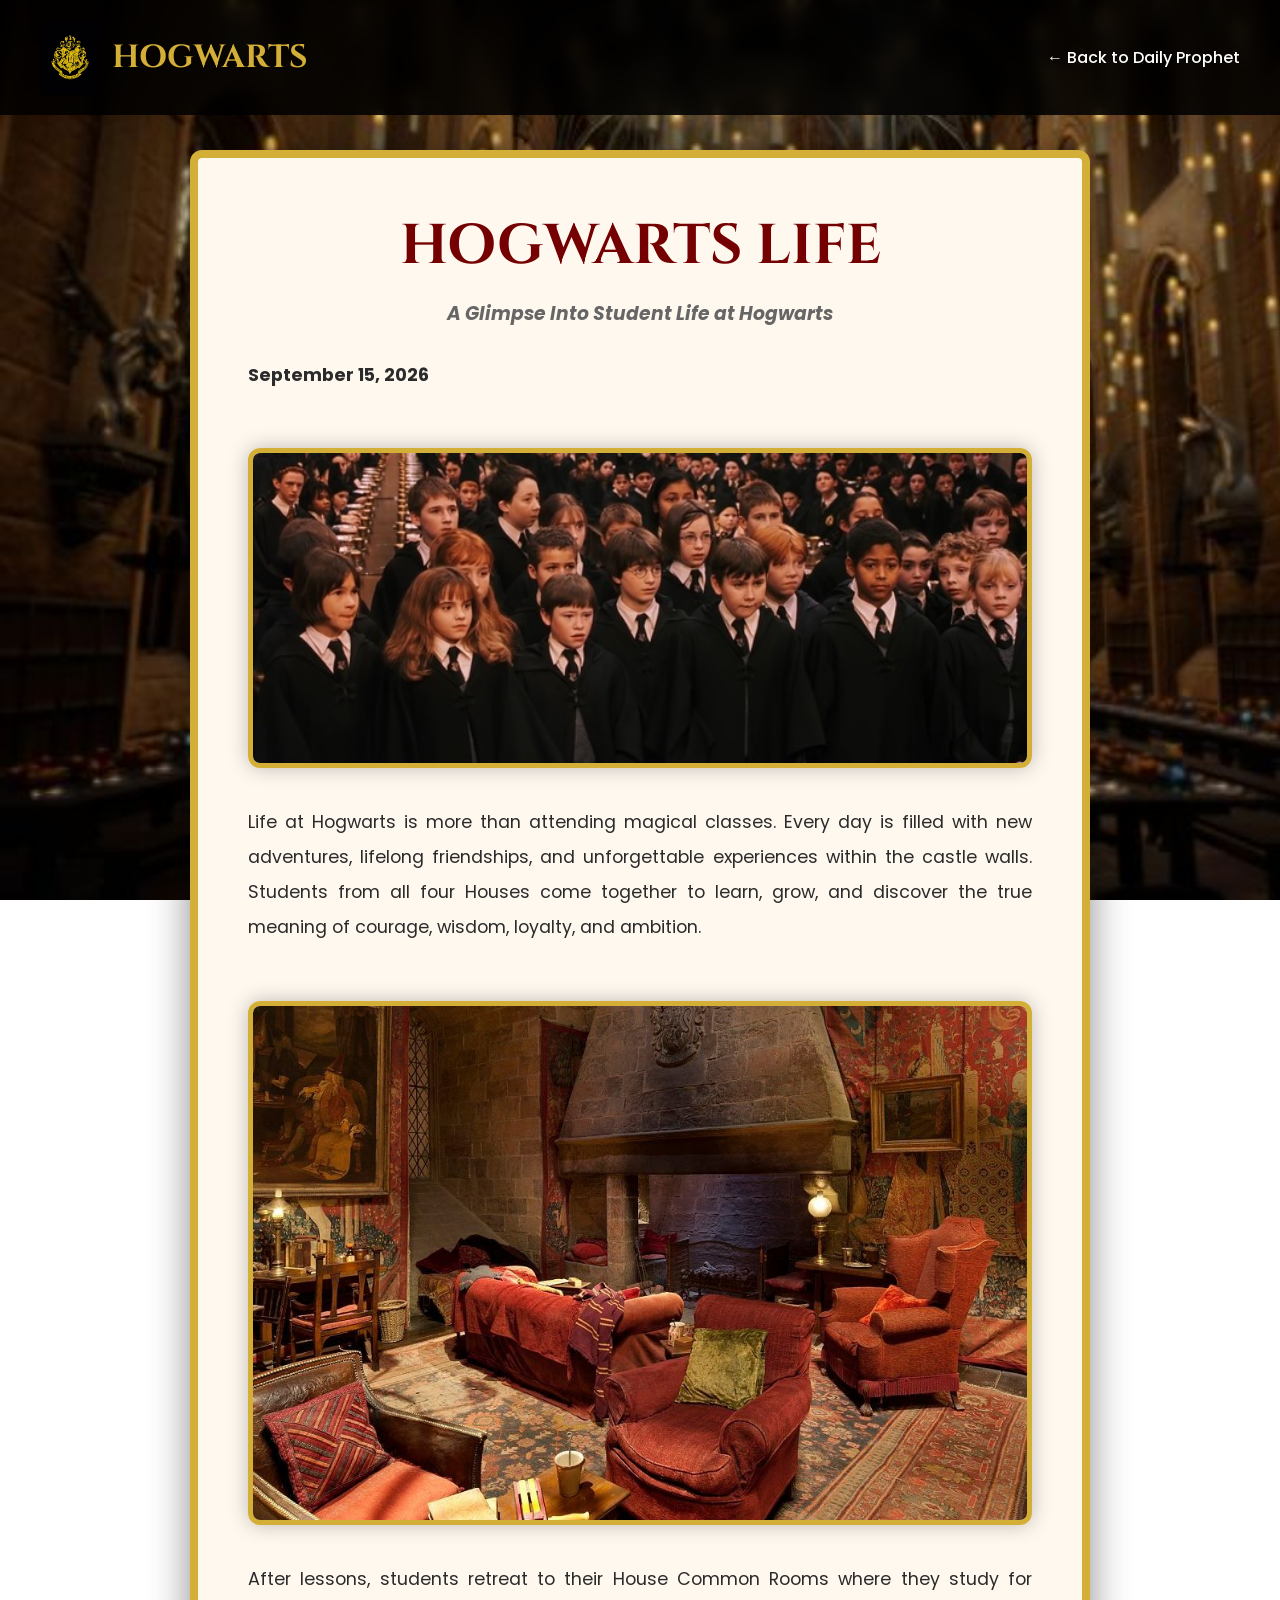
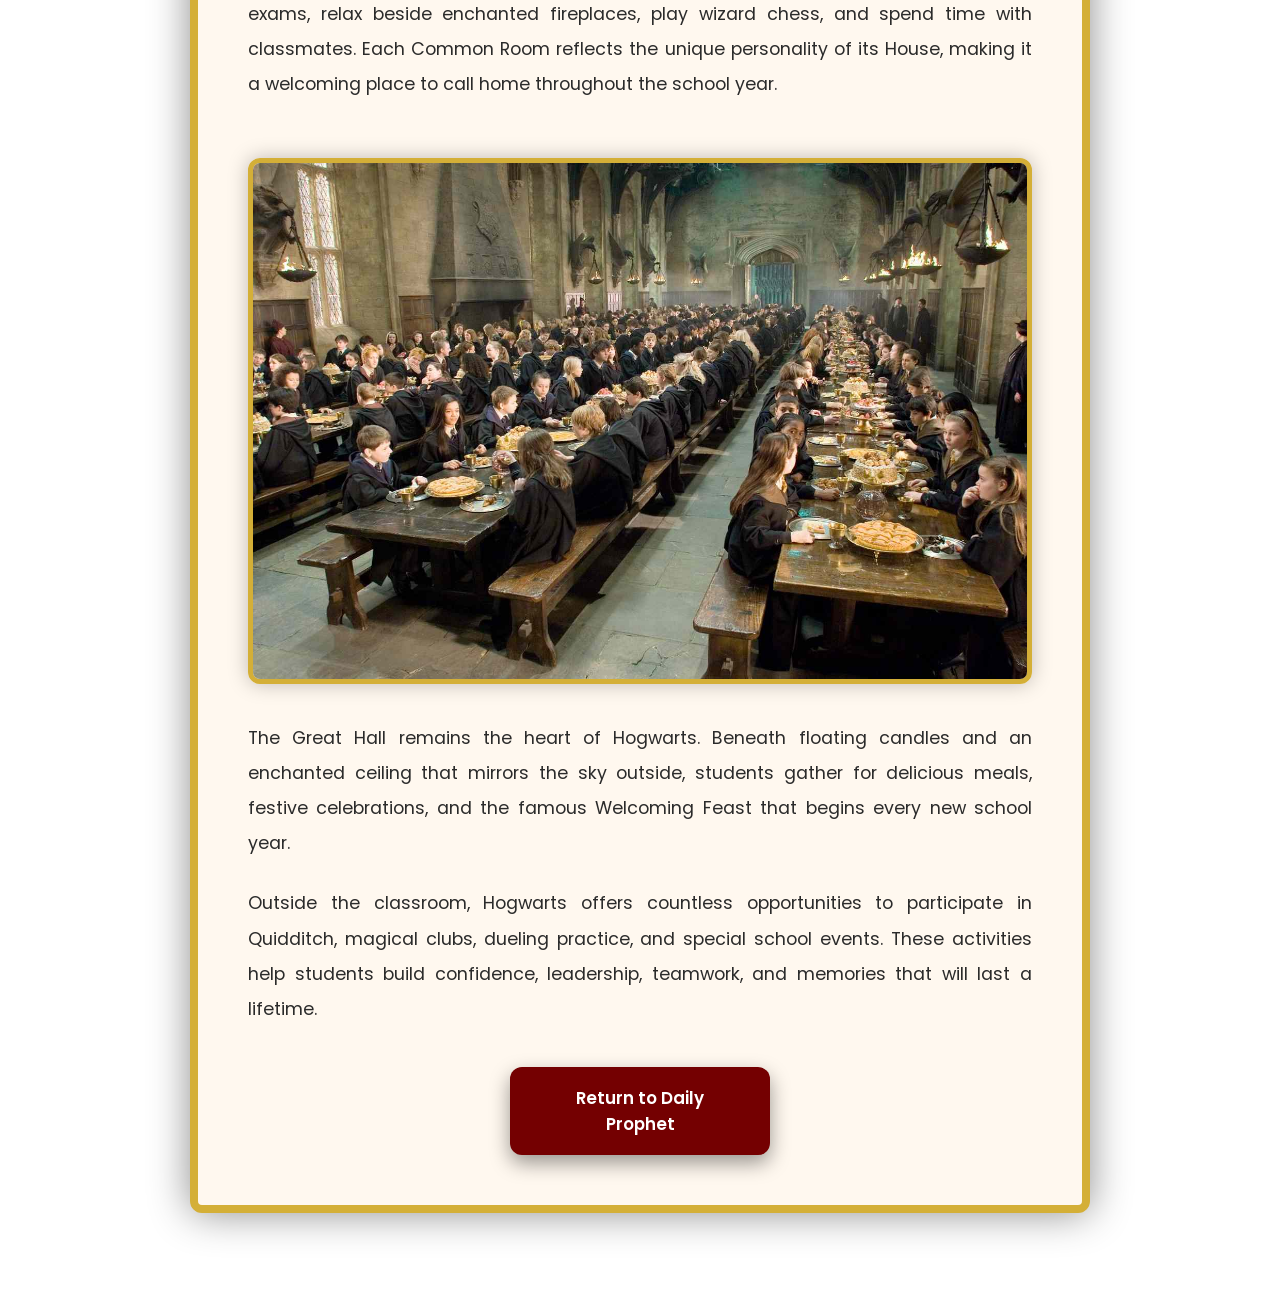
<file: hogwartslife.html>
<!DOCTYPE html>
<html lang="en">

<head>

<meta charset="UTF-8">
<meta name="viewport" content="width=device-width, initial-scale=1.0">

<title>Hogwarts Life</title>

<link rel="stylesheet"
href="https://cdnjs.cloudflare.com/ajax/libs/font-awesome/6.5.1/css/all.min.css">

<link rel="stylesheet" href="style.css">

</head>

<body class="article-page">

<header>

<nav>

<div class="logo">

<img src="images/logo.jpg" alt="Hogwarts Logo">

<h2>HOGWARTS</h2>

</div>

<ul>

<li><a href="dailyprophet.html">← Back to Daily Prophet</a></li>

</ul>

</nav>

</header>

<section class="article-container life-paper">

<h1>HOGWARTS LIFE</h1>

<h3>A Glimpse Into Student Life at Hogwarts</h3>

<p class="date">

September 15, 2026

</p>

<img src="images/hogwarts-students.jpg" class="article-image">

<p>

Life at Hogwarts is more than attending magical classes. Every day is
filled with new adventures, lifelong friendships, and unforgettable
experiences within the castle walls. Students from all four Houses come
together to learn, grow, and discover the true meaning of courage,
wisdom, loyalty, and ambition.

</p>

<img src="images/common-room.jpg" class="article-image">

<p>

After lessons, students retreat to their House Common Rooms where they
study for exams, relax beside enchanted fireplaces, play wizard chess,
and spend time with classmates. Each Common Room reflects the unique
personality of its House, making it a welcoming place to call home
throughout the school year.

</p>

<img src="images/hogwarts-feast.jpg" class="article-image">

<p>

The Great Hall remains the heart of Hogwarts. Beneath floating candles
and an enchanted ceiling that mirrors the sky outside, students gather
for delicious meals, festive celebrations, and the famous Welcoming
Feast that begins every new school year.

</p>

<p>

Outside the classroom, Hogwarts offers countless opportunities to
participate in Quidditch, magical clubs, dueling practice, and special
school events. These activities help students build confidence,
leadership, teamwork, and memories that will last a lifetime.

</p>

<a href="dailyprophet.html" class="btn">

Return to Daily Prophet

</a>

</section>

</body>

</html>
</file>
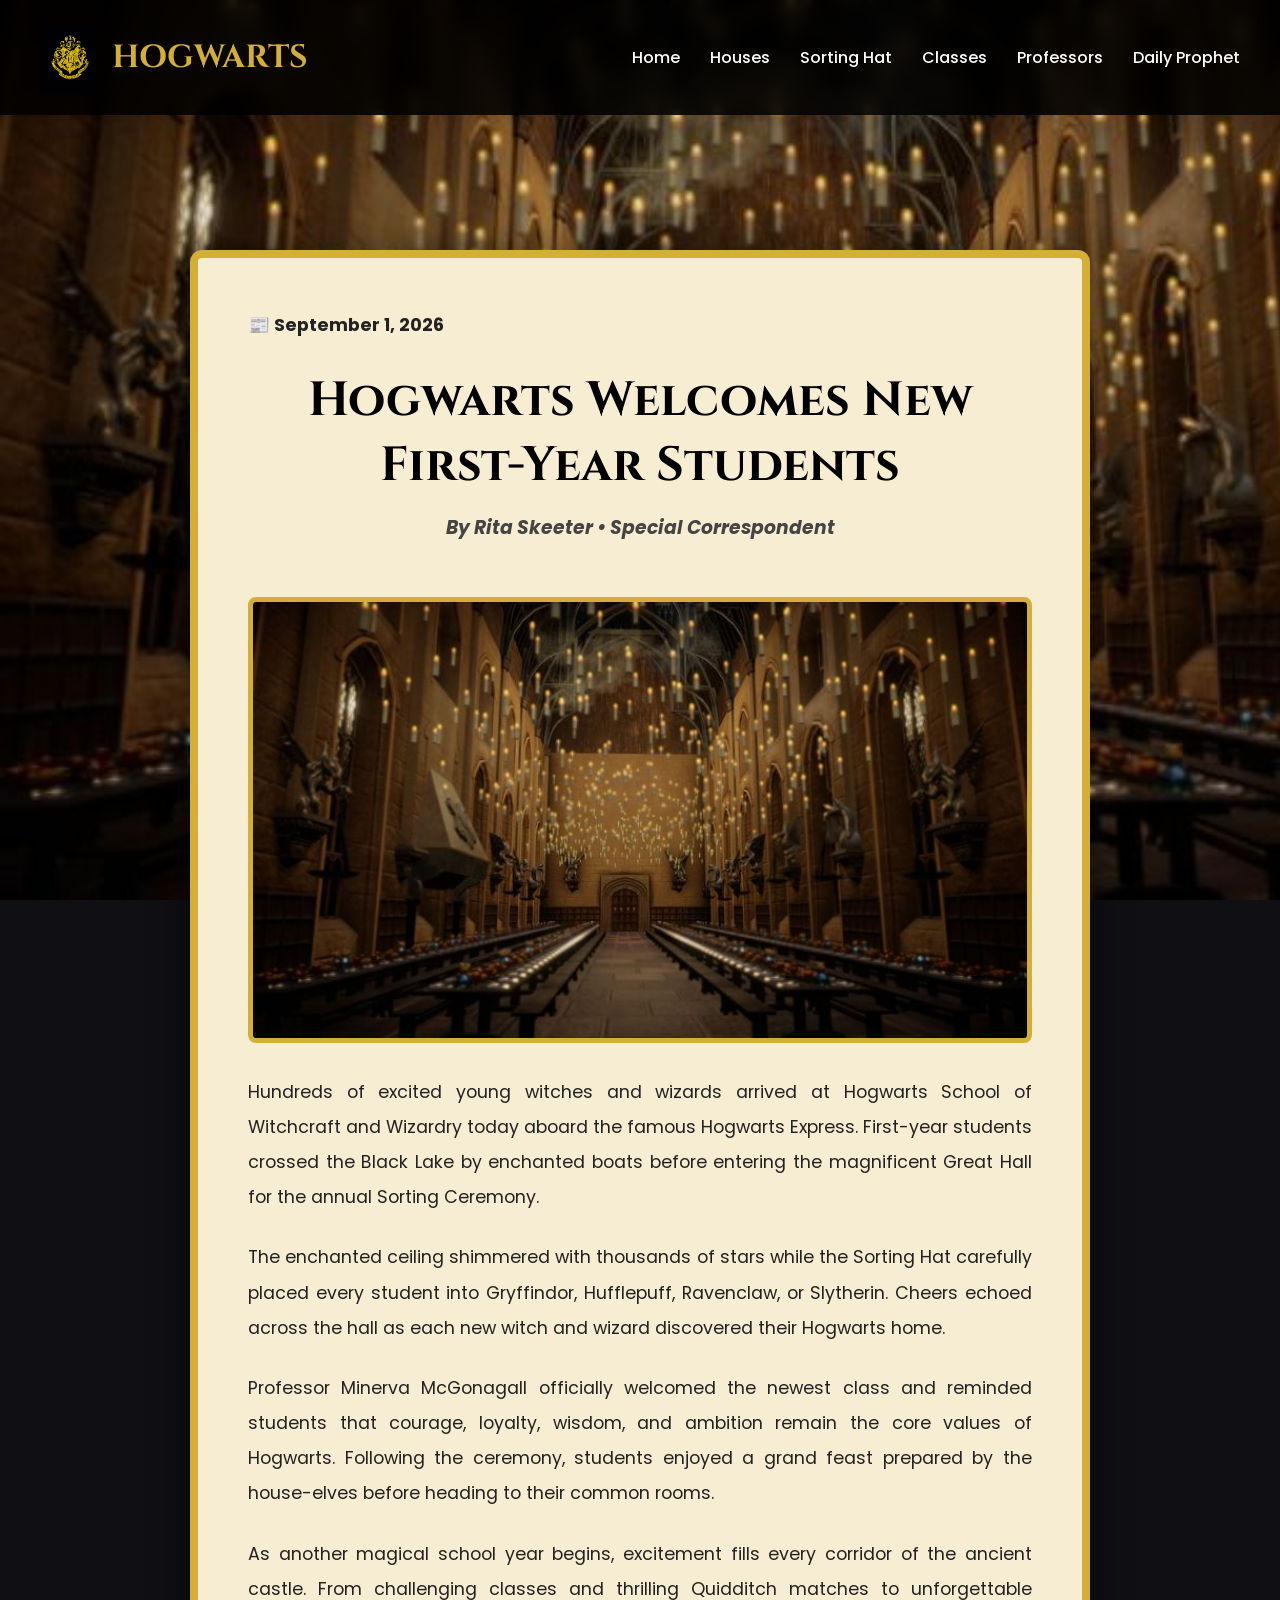
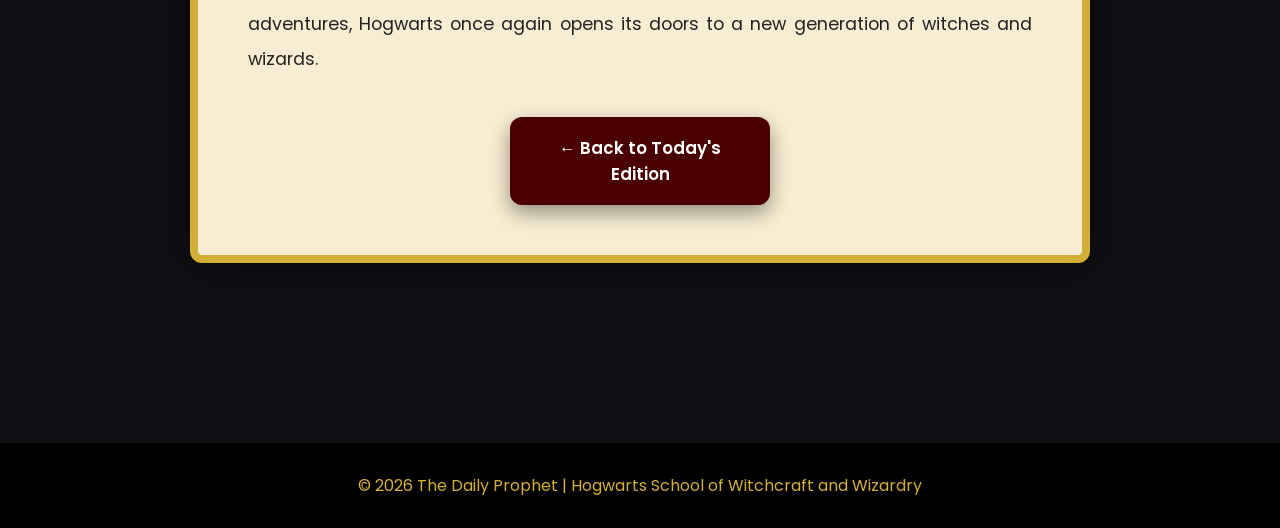
<file: hogwartsnews.html>
<!DOCTYPE html>
<html lang="en">

<head>

<meta charset="UTF-8">

<meta name="viewport" content="width=device-width, initial-scale=1.0">

<title>Breaking News | The Daily Prophet</title>

<link rel="stylesheet"
href="https://cdnjs.cloudflare.com/ajax/libs/font-awesome/6.5.1/css/all.min.css">

<link rel="stylesheet" href="style.css">

</head>

<body>

<header>

<nav>

<div class="logo">

<img src="images/logo.jpg" alt="Hogwarts Logo">

<h2>HOGWARTS</h2>

</div>

<ul>

<li><a href="index.html">Home</a></li>

<li><a href="houses.html">Houses</a></li>

<li><a href="sortinghat.html">Sorting Hat</a></li>

<li><a href="classes.html">Classes</a></li>

<li><a href="professors.html">Professors</a></li>

<li><a href="dailyprophet.html">Daily Prophet</a></li>

</ul>

</nav>

</header>

<section class="article-page">

<div class="article-container">

<p class="date">
📰 September 1, 2026
</p>

<h1>

Hogwarts Welcomes New First-Year Students

</h1>

<h3>

By Rita Skeeter • Special Correspondent

</h3>

<img src="images/houses-bg.jpg"
alt="Hogwarts Great Hall"
class="article-image">

<p>

Hundreds of excited young witches and wizards arrived at Hogwarts School of Witchcraft and Wizardry today aboard the famous Hogwarts Express. First-year students crossed the Black Lake by enchanted boats before entering the magnificent Great Hall for the annual Sorting Ceremony.

</p>

<p>

The enchanted ceiling shimmered with thousands of stars while the Sorting Hat carefully placed every student into Gryffindor, Hufflepuff, Ravenclaw, or Slytherin. Cheers echoed across the hall as each new witch and wizard discovered their Hogwarts home.

</p>

<p>

Professor Minerva McGonagall officially welcomed the newest class and reminded students that courage, loyalty, wisdom, and ambition remain the core values of Hogwarts. Following the ceremony, students enjoyed a grand feast prepared by the house-elves before heading to their common rooms.

</p>

<p>

As another magical school year begins, excitement fills every corridor of the ancient castle. From challenging classes and thrilling Quidditch matches to unforgettable adventures, Hogwarts once again opens its doors to a new generation of witches and wizards.

</p>

<a href="dailyprophet.html" class="btn">

← Back to Today's Edition

</a>

</div>

</section>

<footer>

<p>

© 2026 The Daily Prophet | Hogwarts School of Witchcraft and Wizardry

</p>

</footer>

</body>

</html>
</file>
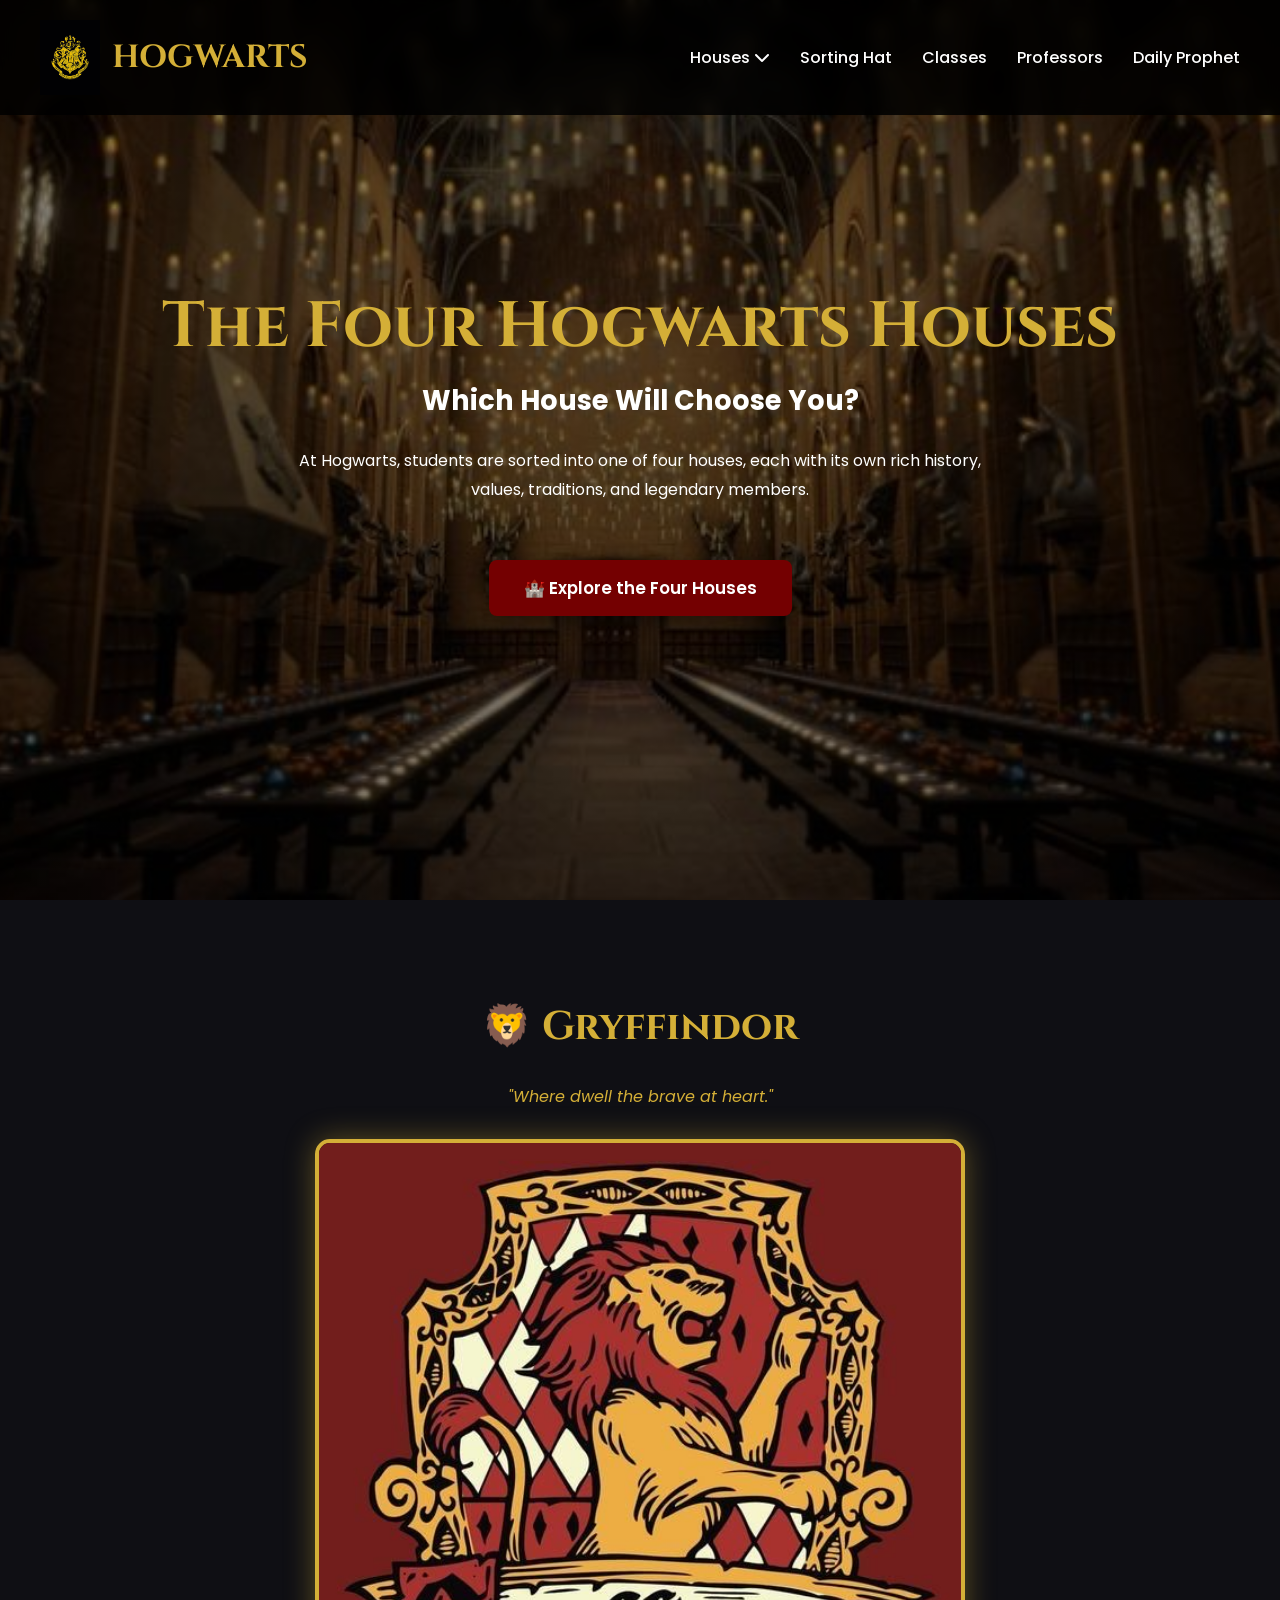
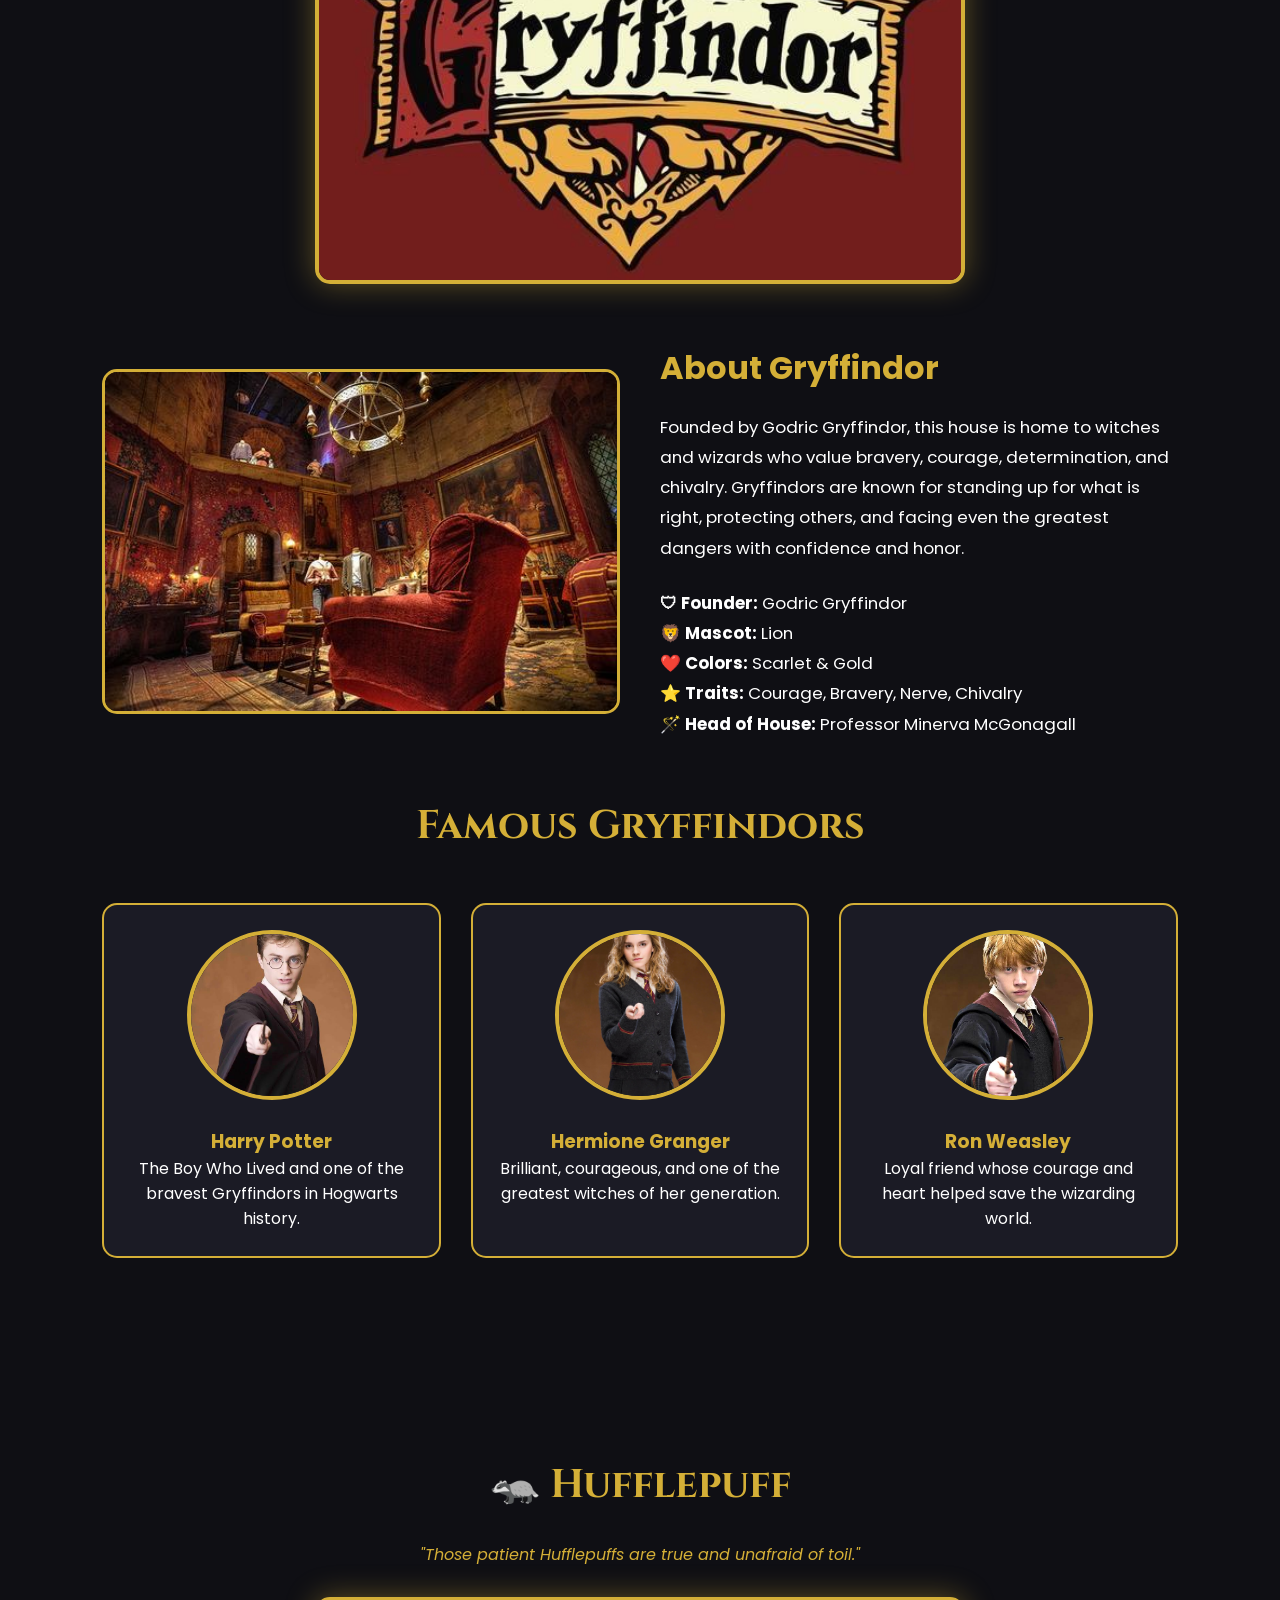
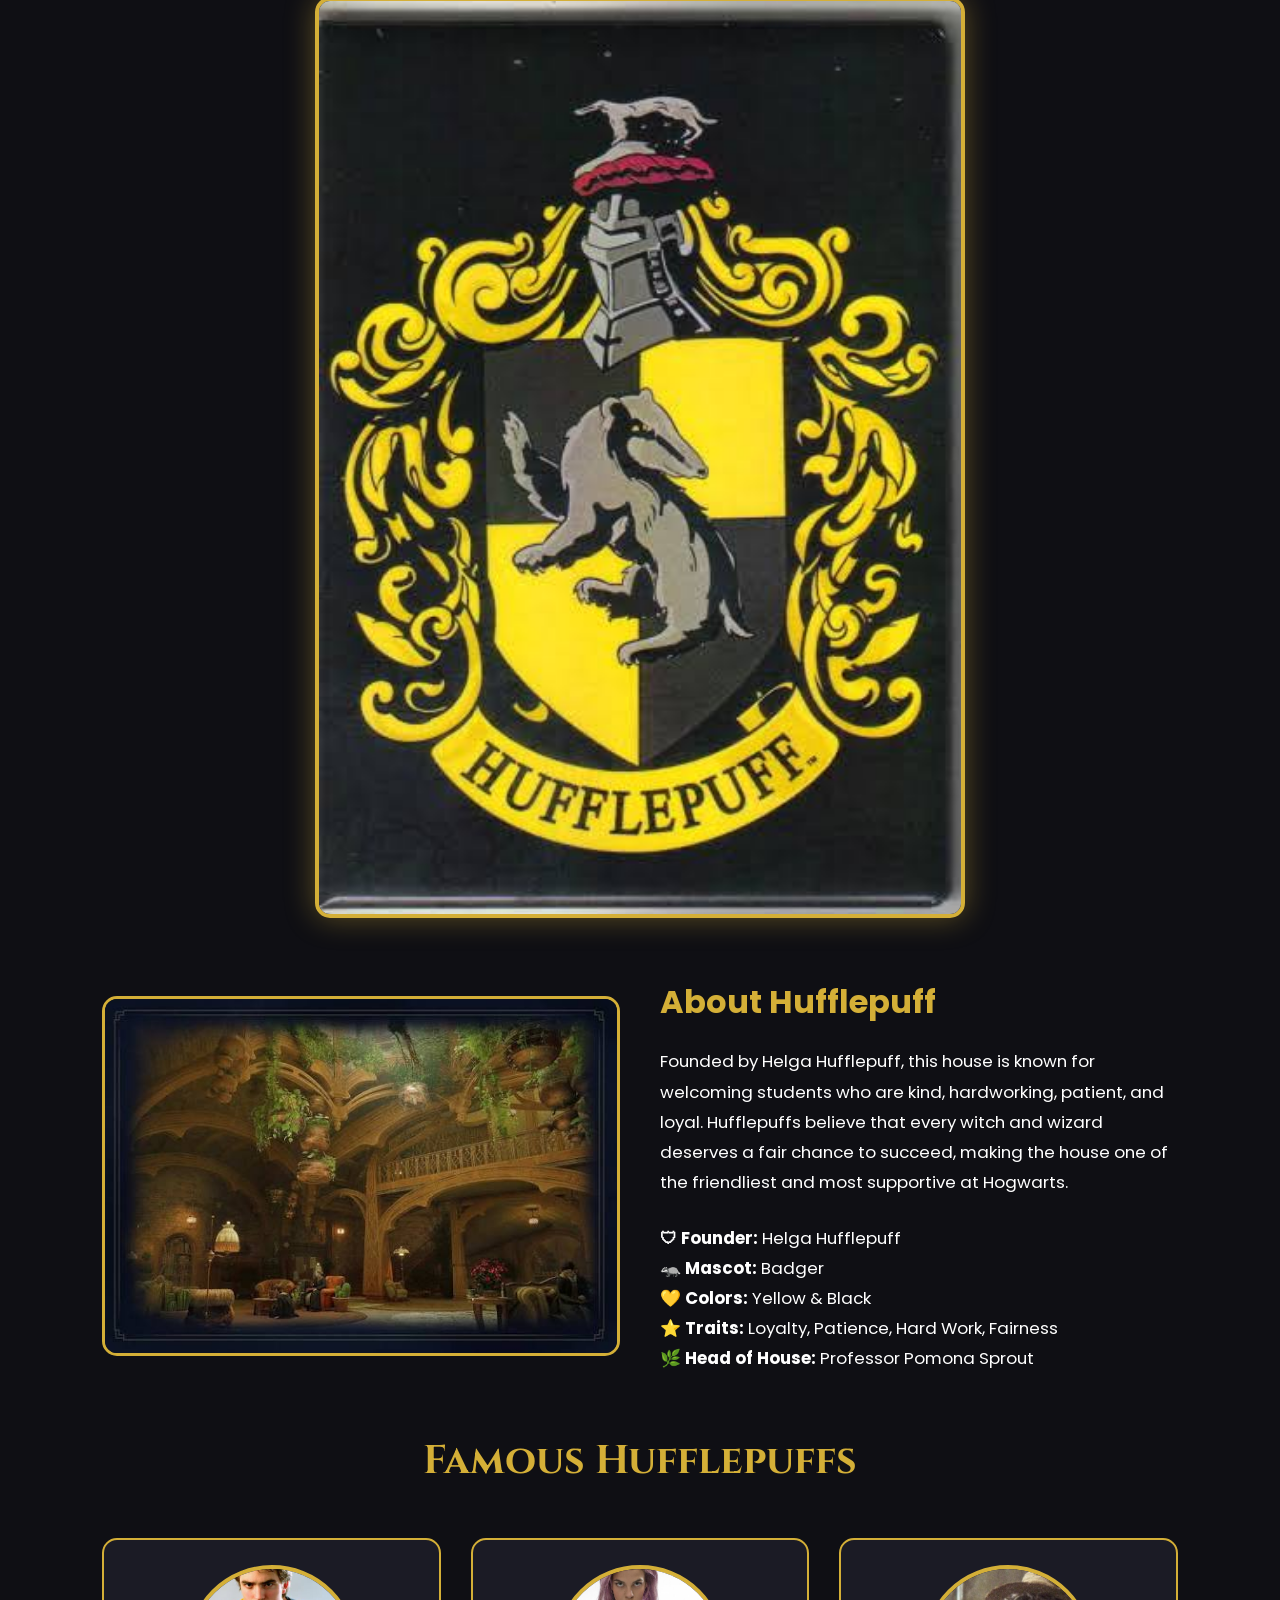
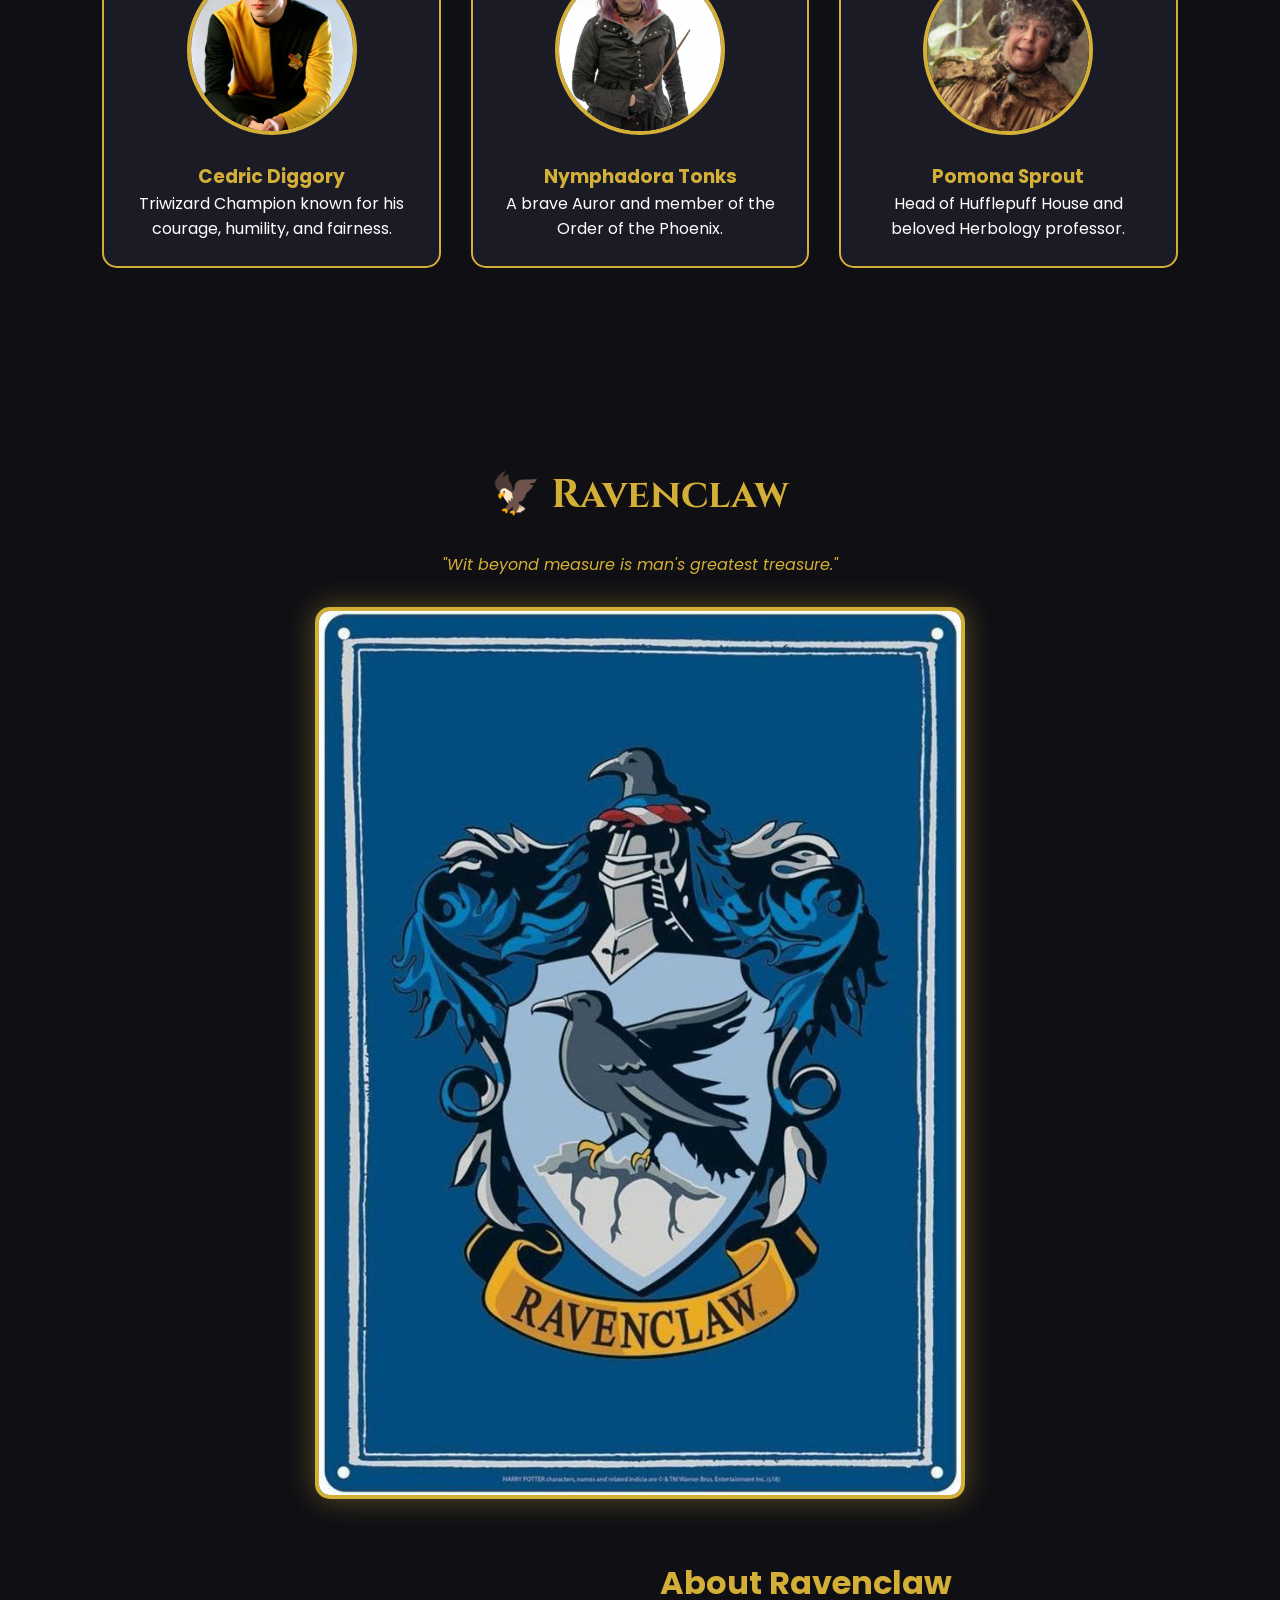
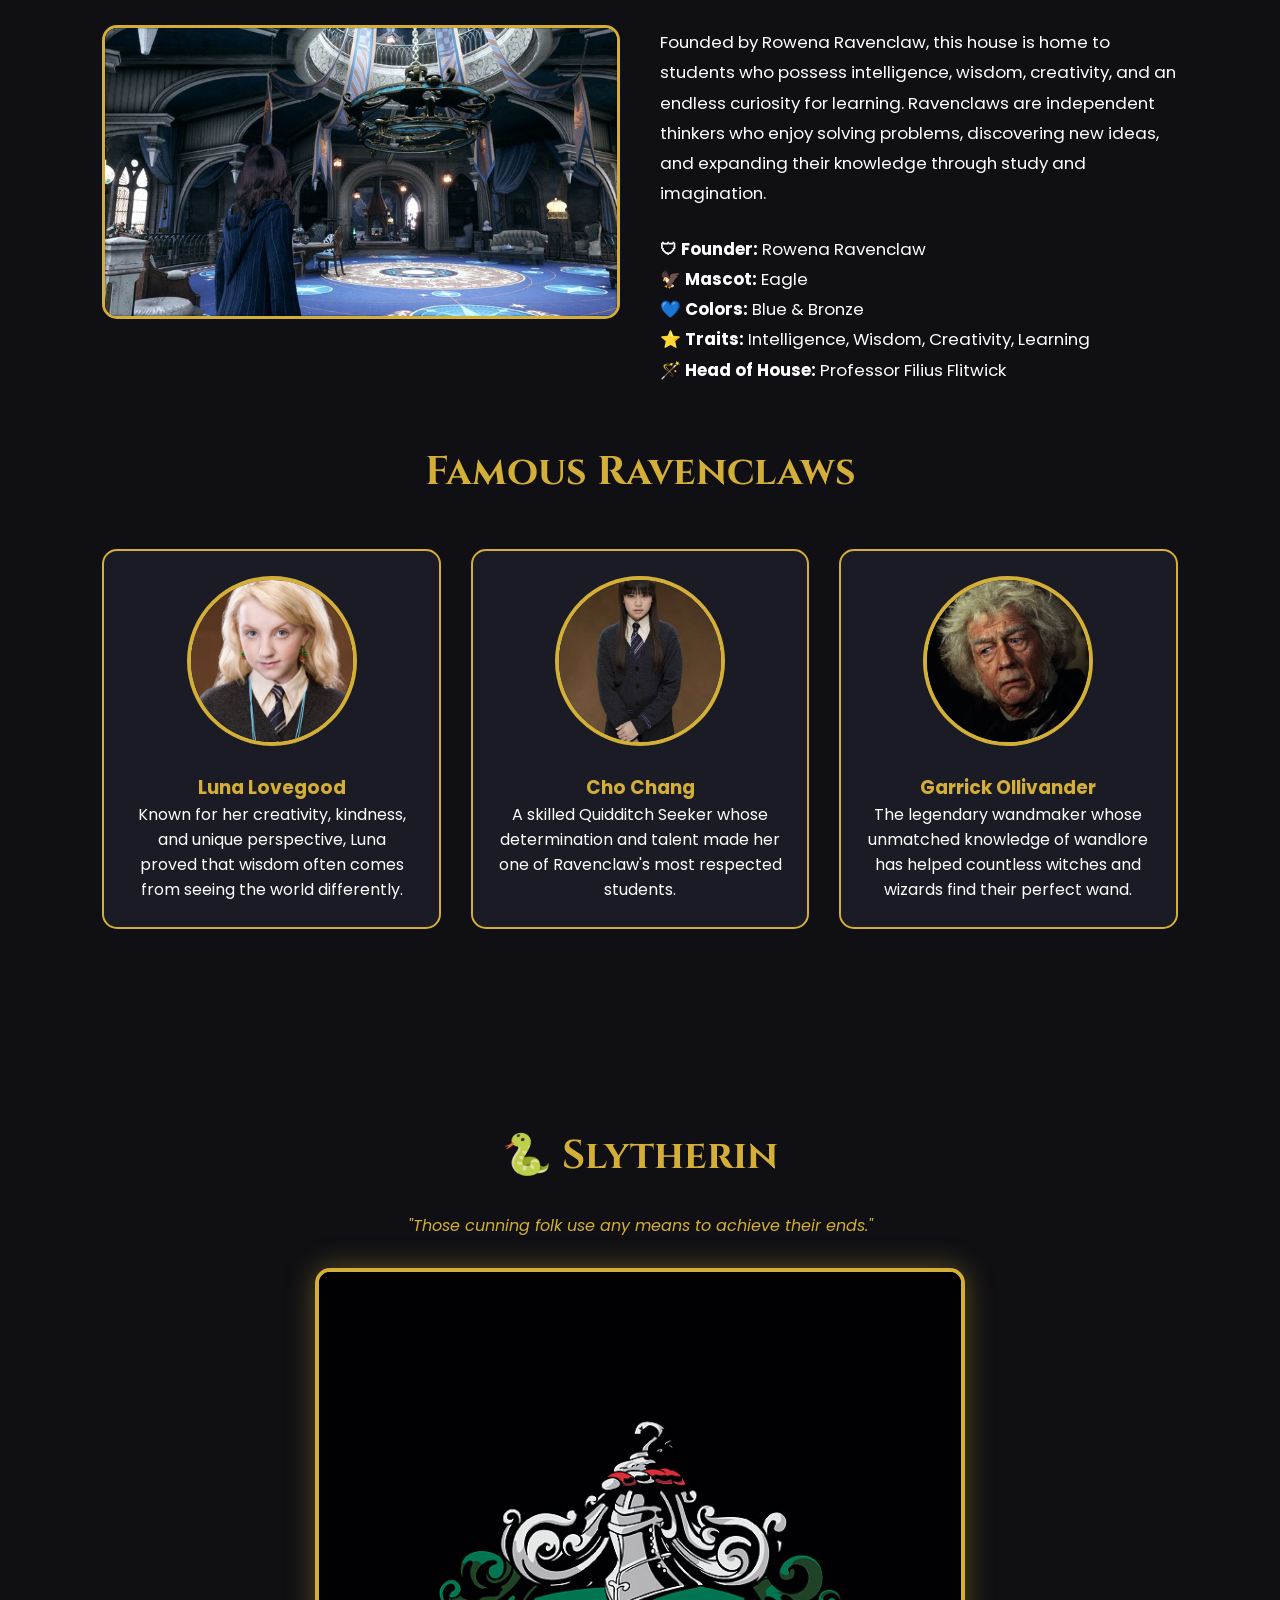
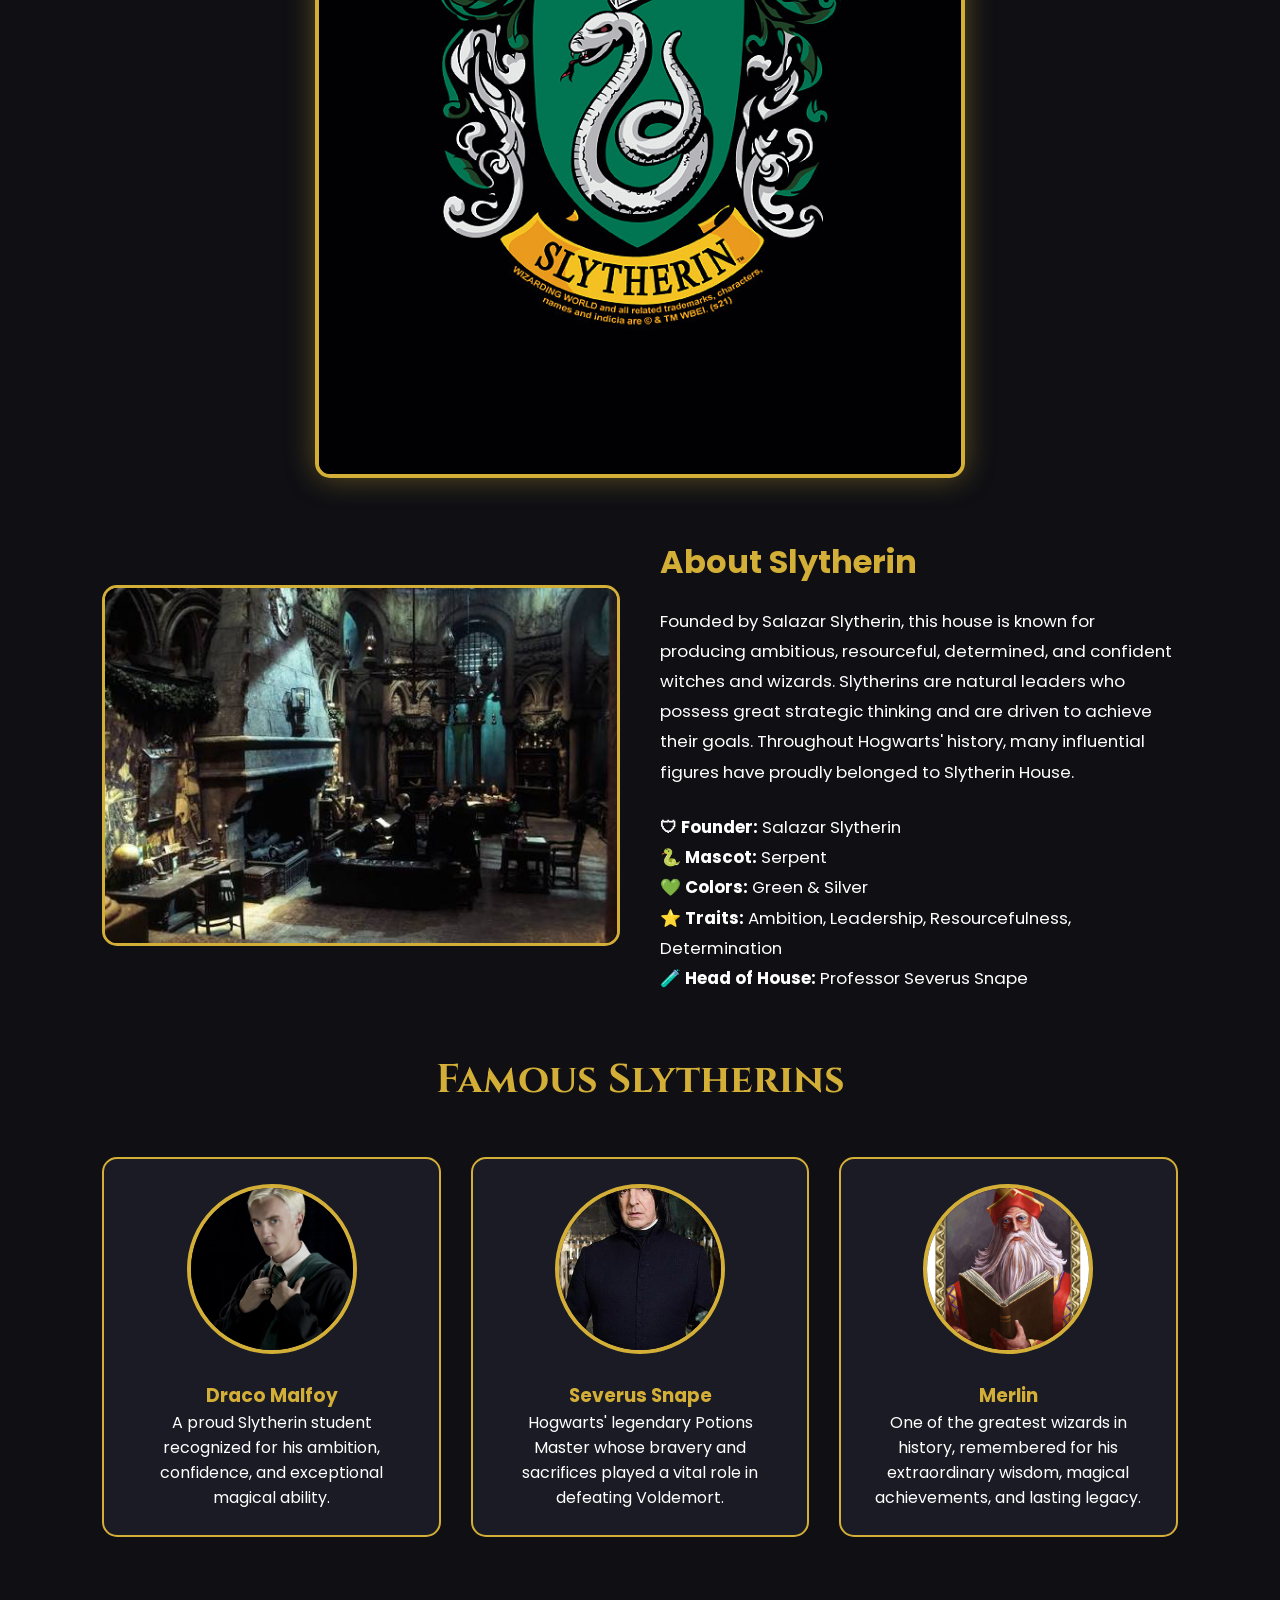
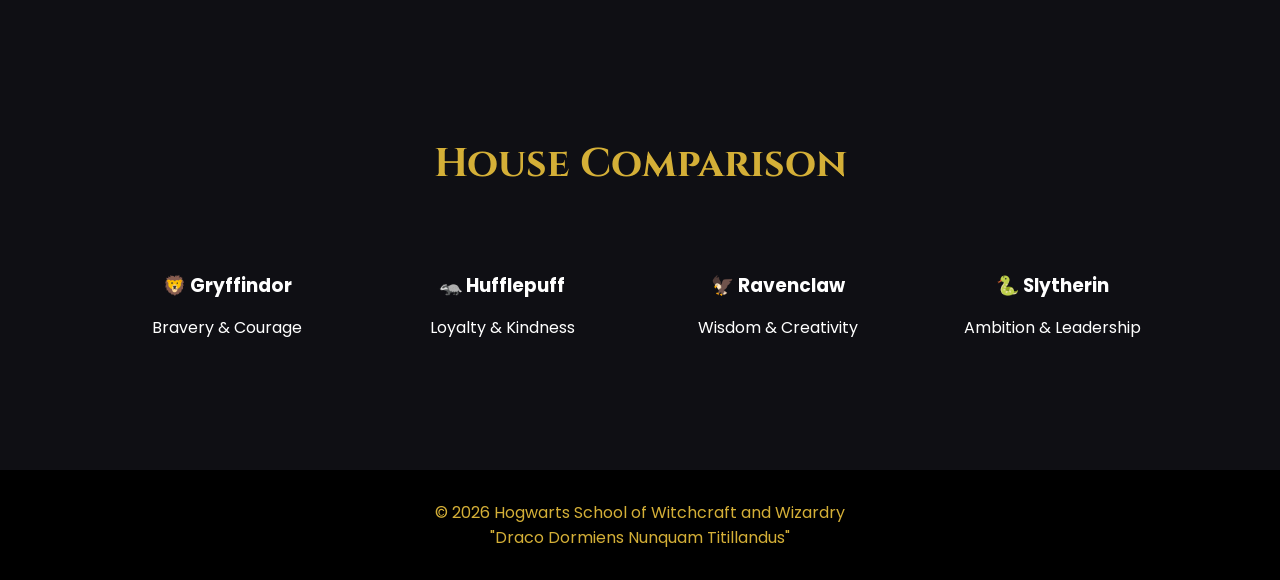
<file: houses.html>
<!DOCTYPE html>

<html lang="en">
<head>
    <meta charset="UTF-8">
    <meta name="viewport" content="width=device-width, initial-scale=1.0">
    <title>Hogwarts Houses</title>


<link rel="stylesheet" href="https://cdnjs.cloudflare.com/ajax/libs/font-awesome/6.5.1/css/all.min.css">
<link rel="stylesheet" href="style.css">


</head>
<body>

<header>
    <nav>


    <div class="logo">
        <img src="images/logo.jpg" alt="Hogwarts Logo">
        <h2>HOGWARTS</h2>
    </div>

    <ul>
    <li class="dropdown">

    <a href="houses.html">
        Houses <i class="fa-solid fa-chevron-down"></i>
    </a>

    <ul class="dropdown-menu">

        <li><a href="#houses-info">🦁 Gryffindor</a></li>

        <li><a href="#hufflepuff">🦡 Hufflepuff</a></li>

        <li><a href="#ravenclaw">🦅 Ravenclaw</a></li>

        <li><a href="#slytherin">🐍 Slytherin</a></li>

    </ul>

</li>
    <li><a href="sortinghat.html">Sorting Hat</a></li>
    <li><a href="classes.html">Classes</a></li>
    <li><a href="professors.html">Professors</a></li>
    <li><a href="dailyprophet.html">Daily Prophet</a></li>

    
</ul>

</nav>


</header>

<section class="hero houses-hero">

    <div class="hero-content">

        <h1>The Four Hogwarts Houses</h1>

        <h3>Which House Will Choose You?</h3>

        <p>
            At Hogwarts, students are sorted into one of four houses,
            each with its own rich history, values, traditions,
            and legendary members.
        </p>

        <a href="#houses-info" class="btn">
            🏰 Explore the Four Houses
        </a>

    </div>

</section>

<section id="houses-info">

    <h2>🦁 Gryffindor</h2>

    <p style="text-align:center; font-style:italic; color:#d4af37; margin-top:-20px; margin-bottom:30px;">
        "Where dwell the brave at heart."
    </p>

    <img src="images/gryffindor-banner.jpg"
    class="house-banner"
    alt="Gryffindor Banner">

    <div class="about-house">

        <img src="images/gryffindor-common-room.jpg"
        class="about-img"
        alt="Gryffindor Common Room">

        <div>

            <h3>About Gryffindor</h3>

            <p>
                Founded by Godric Gryffindor, this house is home to
                witches and wizards who value bravery, courage,
                determination, and chivalry. Gryffindors are known
                for standing up for what is right, protecting others,
                and facing even the greatest dangers with confidence
                and honor.
            </p>

            <br>

            <p><strong>🛡 Founder:</strong> Godric Gryffindor</p>

            <p><strong>🦁 Mascot:</strong> Lion</p>

            <p><strong>❤️ Colors:</strong> Scarlet & Gold</p>

            <p><strong>⭐ Traits:</strong> Courage, Bravery, Nerve, Chivalry</p>

            <p><strong>🪄 Head of House:</strong> Professor Minerva McGonagall</p>

        </div>

    </div>

    <h2>Famous Gryffindors</h2>

    <div class="members">

        <div class="member">

            <img src="images/harry.jpg" alt="Harry Potter">

            <h3>Harry Potter</h3>

            <p>
                The Boy Who Lived and one of the bravest Gryffindors in
                Hogwarts history.
            </p>

        </div>

        <div class="member">

            <img src="images/hermione.jpg" alt="Hermione Granger">

            <h3>Hermione Granger</h3>

            <p>
                Brilliant, courageous, and one of the greatest witches
                of her generation.
            </p>

        </div>

        <div class="member">

            <img src="images/ron.jpg" alt="Ron Weasley">

            <h3>Ron Weasley</h3>

            <p>
                Loyal friend whose courage and heart helped save the
                wizarding world.
            </p>

        </div>

    </div>

</section>


<section id="hufflepuff">

    <h2>🦡 Hufflepuff</h2>

    <p style="text-align:center; font-style:italic; color:#d4af37; margin-top:-20px; margin-bottom:30px;">
        "Those patient Hufflepuffs are true and unafraid of toil."
    </p>

    <img src="images/hufflepuff-banner.jpg"
    class="house-banner"
    alt="Hufflepuff Banner">

    <div class="about-house">

        <img src="images/hufflepuff-common-room.jpg"
        class="about-img"
        alt="Hufflepuff Common Room">

        <div>

            <h3>About Hufflepuff</h3>

            <p>
                Founded by Helga Hufflepuff, this house is known for
                welcoming students who are kind, hardworking, patient,
                and loyal. Hufflepuffs believe that every witch and
                wizard deserves a fair chance to succeed, making the
                house one of the friendliest and most supportive at
                Hogwarts.
            </p>

            <br>

            <p><strong>🛡 Founder:</strong> Helga Hufflepuff</p>

            <p><strong>🦡 Mascot:</strong> Badger</p>

            <p><strong>💛 Colors:</strong> Yellow & Black</p>

            <p><strong>⭐ Traits:</strong> Loyalty, Patience, Hard Work, Fairness</p>

            <p><strong>🌿 Head of House:</strong> Professor Pomona Sprout</p>

        </div>

    </div>

    <h2>Famous Hufflepuffs</h2>

    <div class="members">

        <div class="member">

            <img src="images/cedric.jpg" alt="Cedric Diggory">

            <h3>Cedric Diggory</h3>

            <p>Triwizard Champion known for his courage, humility, and fairness.</p>

        </div>

        <div class="member">

            <img src="images/tonks.jpg" alt="Nymphadora Tonks">

            <h3>Nymphadora Tonks</h3>

            <p>A brave Auror and member of the Order of the Phoenix.</p>

        </div>

        <div class="member">

            <img src="images/sprout.jpg" alt="Professor Sprout">

            <h3>Pomona Sprout</h3>

            <p>Head of Hufflepuff House and beloved Herbology professor.</p>

        </div>

    </div>

</section>

<section id="ravenclaw">

    <h2>🦅 Ravenclaw</h2>

    <p style="text-align:center; font-style:italic; color:#d4af37; margin-top:-20px; margin-bottom:30px;">
        "Wit beyond measure is man's greatest treasure."
    </p>

    <img src="images/ravenclaw-banner.jpg"
    class="house-banner"
    alt="Ravenclaw Banner">

    <div class="about-house">

        <img src="images/ravenclaw-common-room.jpg"
        class="about-img"
        alt="Ravenclaw Common Room">

        <div>

            <h3>About Ravenclaw</h3>

            <p>
                Founded by Rowena Ravenclaw, this house is home to students
                who possess intelligence, wisdom, creativity, and an endless
                curiosity for learning. Ravenclaws are independent thinkers
                who enjoy solving problems, discovering new ideas, and
                expanding their knowledge through study and imagination.
            </p>

            <br>

            <p><strong>🛡 Founder:</strong> Rowena Ravenclaw</p>

            <p><strong>🦅 Mascot:</strong> Eagle</p>

            <p><strong>💙 Colors:</strong> Blue & Bronze</p>

            <p><strong>⭐ Traits:</strong> Intelligence, Wisdom, Creativity, Learning</p>

            <p><strong>🪄 Head of House:</strong> Professor Filius Flitwick</p>

        </div>

    </div>

    <h2>Famous Ravenclaws</h2>

    <div class="members">

        <div class="member">

            <img src="images/luna.jpg" alt="Luna Lovegood">

            <h3>Luna Lovegood</h3>

            <p>
                Known for her creativity, kindness, and unique perspective,
                Luna proved that wisdom often comes from seeing the world
                differently.
            </p>

        </div>

        <div class="member">

            <img src="images/cho.jpg" alt="Cho Chang">

            <h3>Cho Chang</h3>

            <p>
                A skilled Quidditch Seeker whose determination and talent
                made her one of Ravenclaw's most respected students.
            </p>

        </div>

        <div class="member">

            <img src="images/ollivander.jpg" alt="Garrick Ollivander">

            <h3>Garrick Ollivander</h3>

            <p>
                The legendary wandmaker whose unmatched knowledge of wandlore
                has helped countless witches and wizards find their perfect wand.
            </p>

        </div>

    </div>

</section>

<section id="slytherin">

    <h2>🐍 Slytherin</h2>

    <p style="text-align:center; font-style:italic; color:#d4af37; margin-top:-20px; margin-bottom:30px;">
        "Those cunning folk use any means to achieve their ends."
    </p>

    <img src="images/slytherin-banner.jpg"
    class="house-banner"
    alt="Slytherin Banner">

    <div class="about-house">

        <img src="images/slytherin-common-room.jpg"
        class="about-img"
        alt="Slytherin Common Room">

        <div>

            <h3>About Slytherin</h3>

            <p>
                Founded by Salazar Slytherin, this house is known for
                producing ambitious, resourceful, determined, and
                confident witches and wizards. Slytherins are natural
                leaders who possess great strategic thinking and are
                driven to achieve their goals. Throughout Hogwarts'
                history, many influential figures have proudly belonged
                to Slytherin House.
            </p>

            <br>

            <p><strong>🛡 Founder:</strong> Salazar Slytherin</p>

            <p><strong>🐍 Mascot:</strong> Serpent</p>

            <p><strong>💚 Colors:</strong> Green & Silver</p>

            <p><strong>⭐ Traits:</strong> Ambition, Leadership, Resourcefulness, Determination</p>

            <p><strong>🧪 Head of House:</strong> Professor Severus Snape</p>

        </div>

    </div>

    <h2>Famous Slytherins</h2>

    <div class="members">

        <div class="member">

            <img src="images/draco.jpg" alt="Draco Malfoy">

            <h3>Draco Malfoy</h3>

            <p>
                A proud Slytherin student recognized for his ambition,
                confidence, and exceptional magical ability.
            </p>

        </div>

        <div class="member">

            <img src="images/snape.jpg" alt="Severus Snape">

            <h3>Severus Snape</h3>

            <p>
                Hogwarts' legendary Potions Master whose bravery and
                sacrifices played a vital role in defeating Voldemort.
            </p>

        </div>

        <div class="member">

            <img src="images/merlin.jpg" alt="Merlin">

            <h3>Merlin</h3>

            <p>
                One of the greatest wizards in history, remembered for
                his extraordinary wisdom, magical achievements, and
                lasting legacy.
            </p>

        </div>

    </div>

</section>


<section id="comparison">


<h2>House Comparison</h2>

<div class="house-container">

    <div class="house-card gryffindor">
        <h3>🦁 Gryffindor</h3>
        <p>Bravery & Courage</p>
    </div>

    <div class="house-card hufflepuff">
        <h3>🦡 Hufflepuff</h3>
        <p>Loyalty & Kindness</p>
    </div>

    <div class="house-card ravenclaw">
        <h3>🦅 Ravenclaw</h3>
        <p>Wisdom & Creativity</p>
    </div>

    <div class="house-card slytherin">
        <h3>🐍 Slytherin</h3>
        <p>Ambition & Leadership</p>
    </div>

</div>


</section>

<footer>
    <p>
        © 2026 Hogwarts School of Witchcraft and Wizardry
    </p>

    <p>
        "Draco Dormiens Nunquam Titillandus"
    </p>
</footer>

<script src="script.js"></script>
<script src="cursor.js"></script>

</body>
</html>
</file>
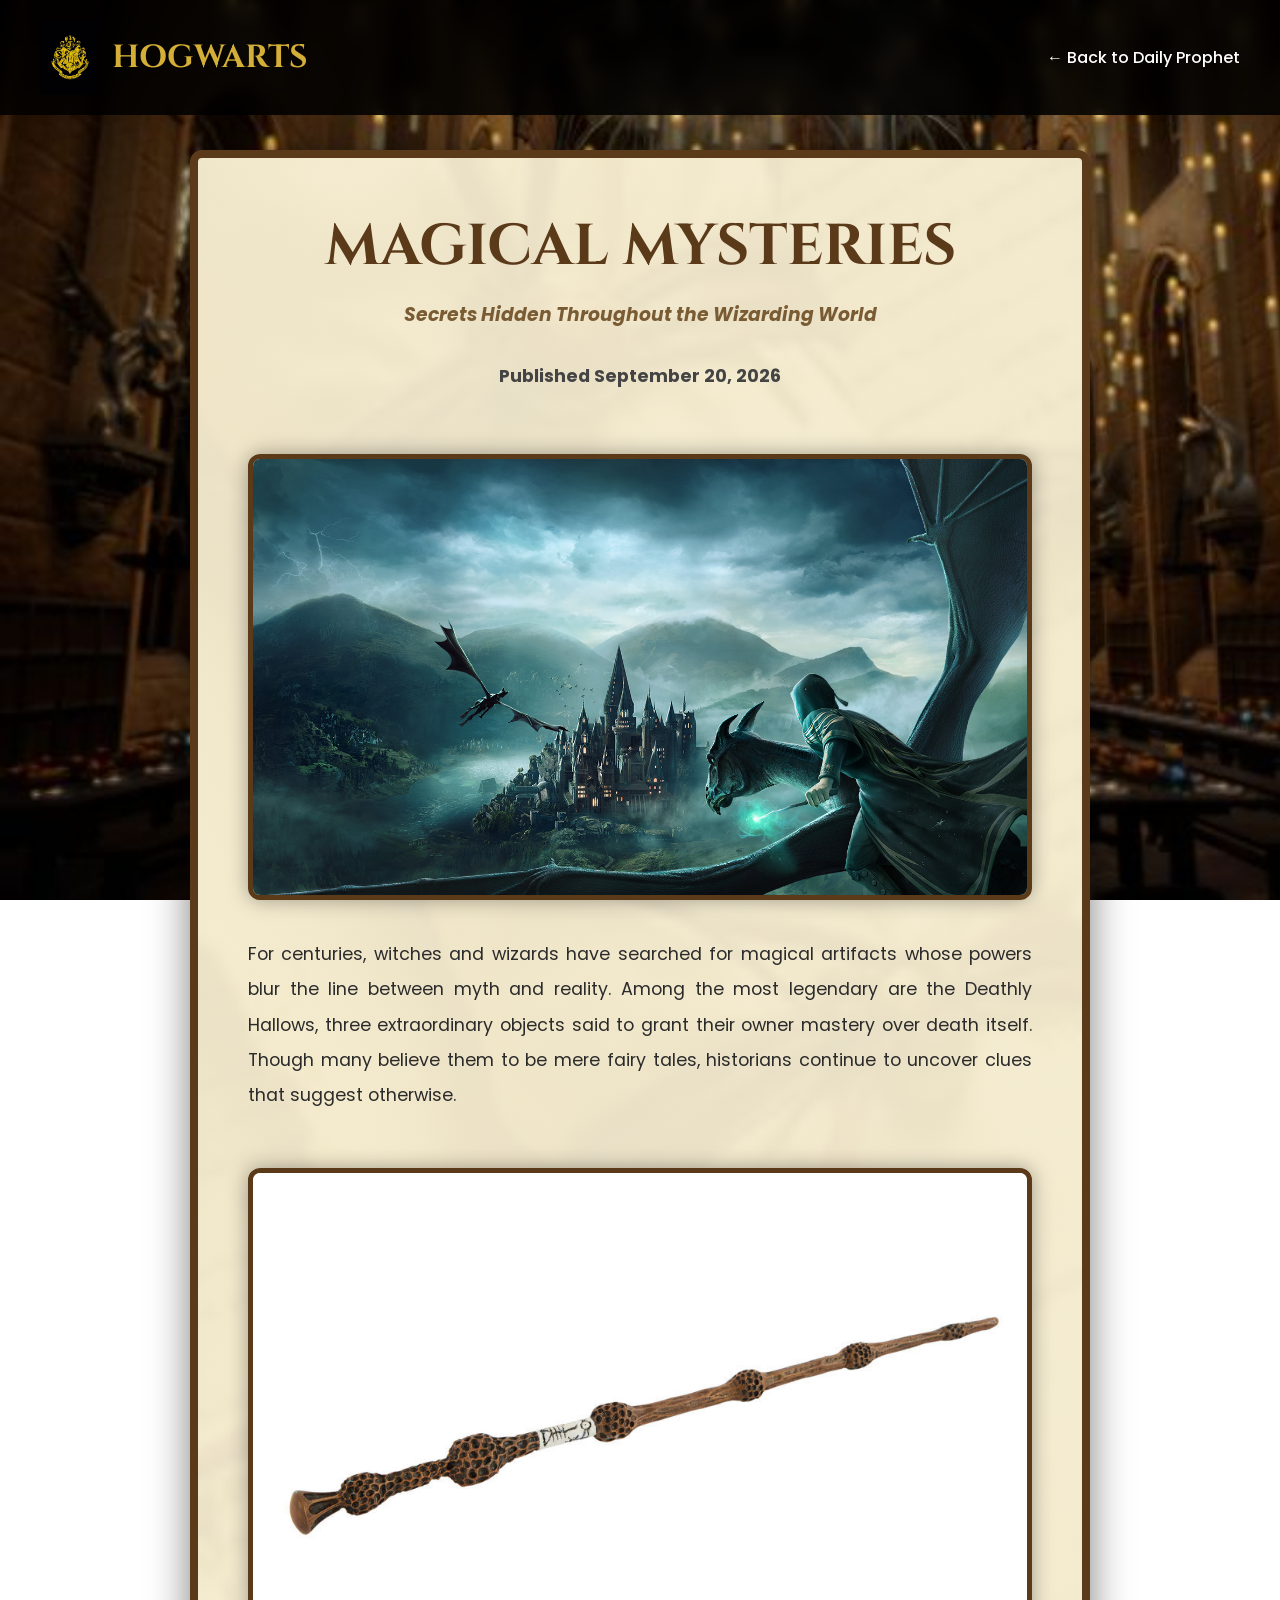
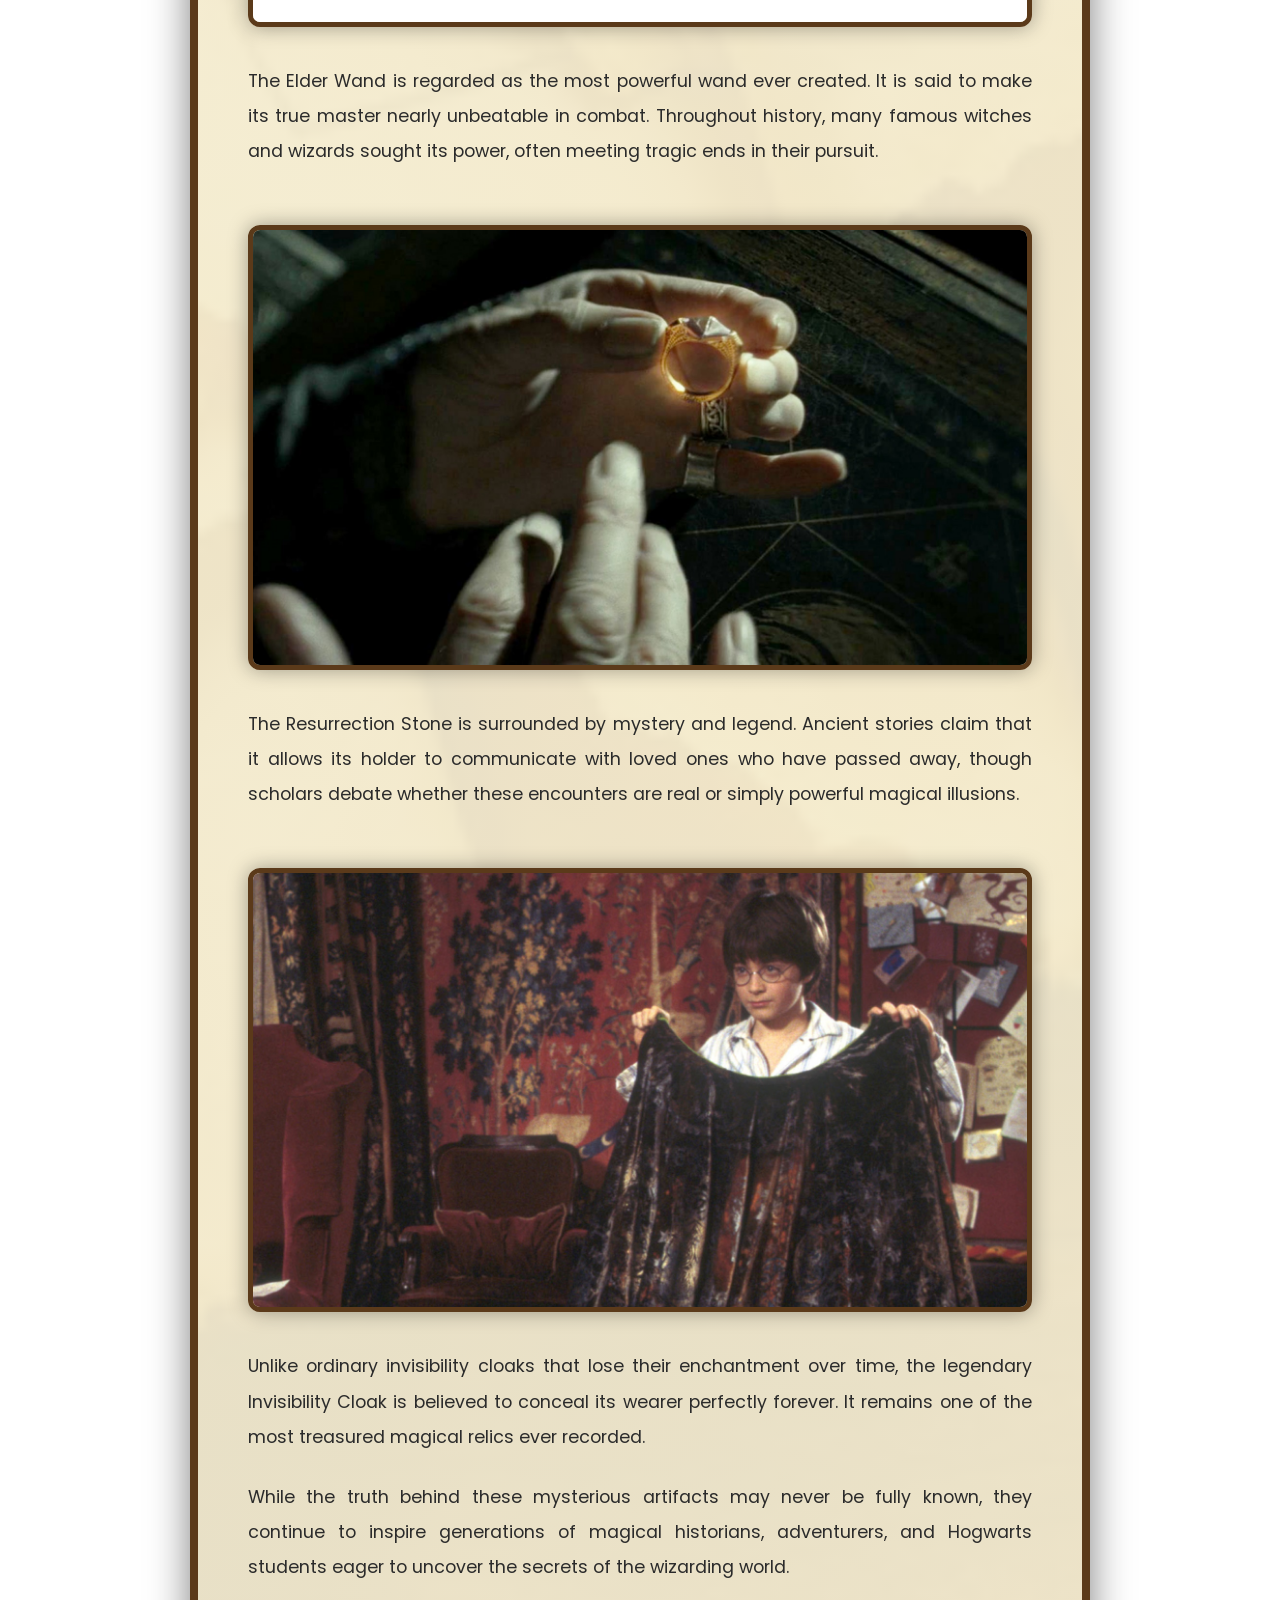
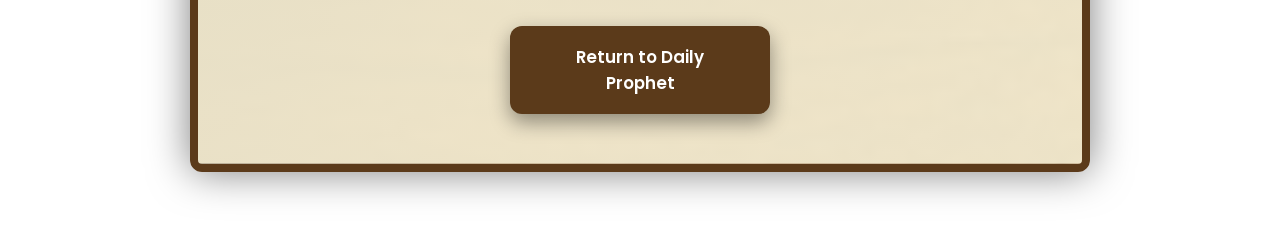
<file: magicalmysteries.html>
<!DOCTYPE html>
<html lang="en">

<head>

<meta charset="UTF-8">

<meta name="viewport" content="width=device-width, initial-scale=1.0">

<title>Magical Mysteries</title>

<link rel="stylesheet"
href="https://cdnjs.cloudflare.com/ajax/libs/font-awesome/6.5.1/css/all.min.css">

<link rel="stylesheet" href="style.css">

</head>

<body class="article-page">

<header>

<nav>

<div class="logo">

<img src="images/logo.jpg" alt="Hogwarts Logo">

<h2>HOGWARTS</h2>

</div>

<ul>

<li><a href="dailyprophet.html">← Back to Daily Prophet</a></li>

</ul>

</nav>

</header>

<section class="article-container mystery-paper">

<h1>MAGICAL MYSTERIES</h1>

<h3>Secrets Hidden Throughout the Wizarding World</h3>

<p class="date">

Published September 20, 2026

</p>

<img src="images/deathly-hallows.jpg" class="article-image">

<p>

For centuries, witches and wizards have searched for magical artifacts
whose powers blur the line between myth and reality. Among the most
legendary are the Deathly Hallows, three extraordinary objects said to
grant their owner mastery over death itself. Though many believe them to
be mere fairy tales, historians continue to uncover clues that suggest
otherwise.

</p>

<img src="images/elder-wand.jpg" class="article-image">

<p>

The Elder Wand is regarded as the most powerful wand ever created. It is
said to make its true master nearly unbeatable in combat. Throughout
history, many famous witches and wizards sought its power, often meeting
tragic ends in their pursuit.

</p>

<img src="images/resurrection-stone.jpg" class="article-image">

<p>

The Resurrection Stone is surrounded by mystery and legend. Ancient
stories claim that it allows its holder to communicate with loved ones
who have passed away, though scholars debate whether these encounters are
real or simply powerful magical illusions.

</p>

<img src="images/invisibility-cloak.jpg" class="article-image">

<p>

Unlike ordinary invisibility cloaks that lose their enchantment over
time, the legendary Invisibility Cloak is believed to conceal its wearer
perfectly forever. It remains one of the most treasured magical relics
ever recorded.

</p>

<p>

While the truth behind these mysterious artifacts may never be fully
known, they continue to inspire generations of magical historians,
adventurers, and Hogwarts students eager to uncover the secrets of the
wizarding world.

</p>

<a href="dailyprophet.html" class="btn">

Return to Daily Prophet

</a>

</section>

</body>

</html>
</file>
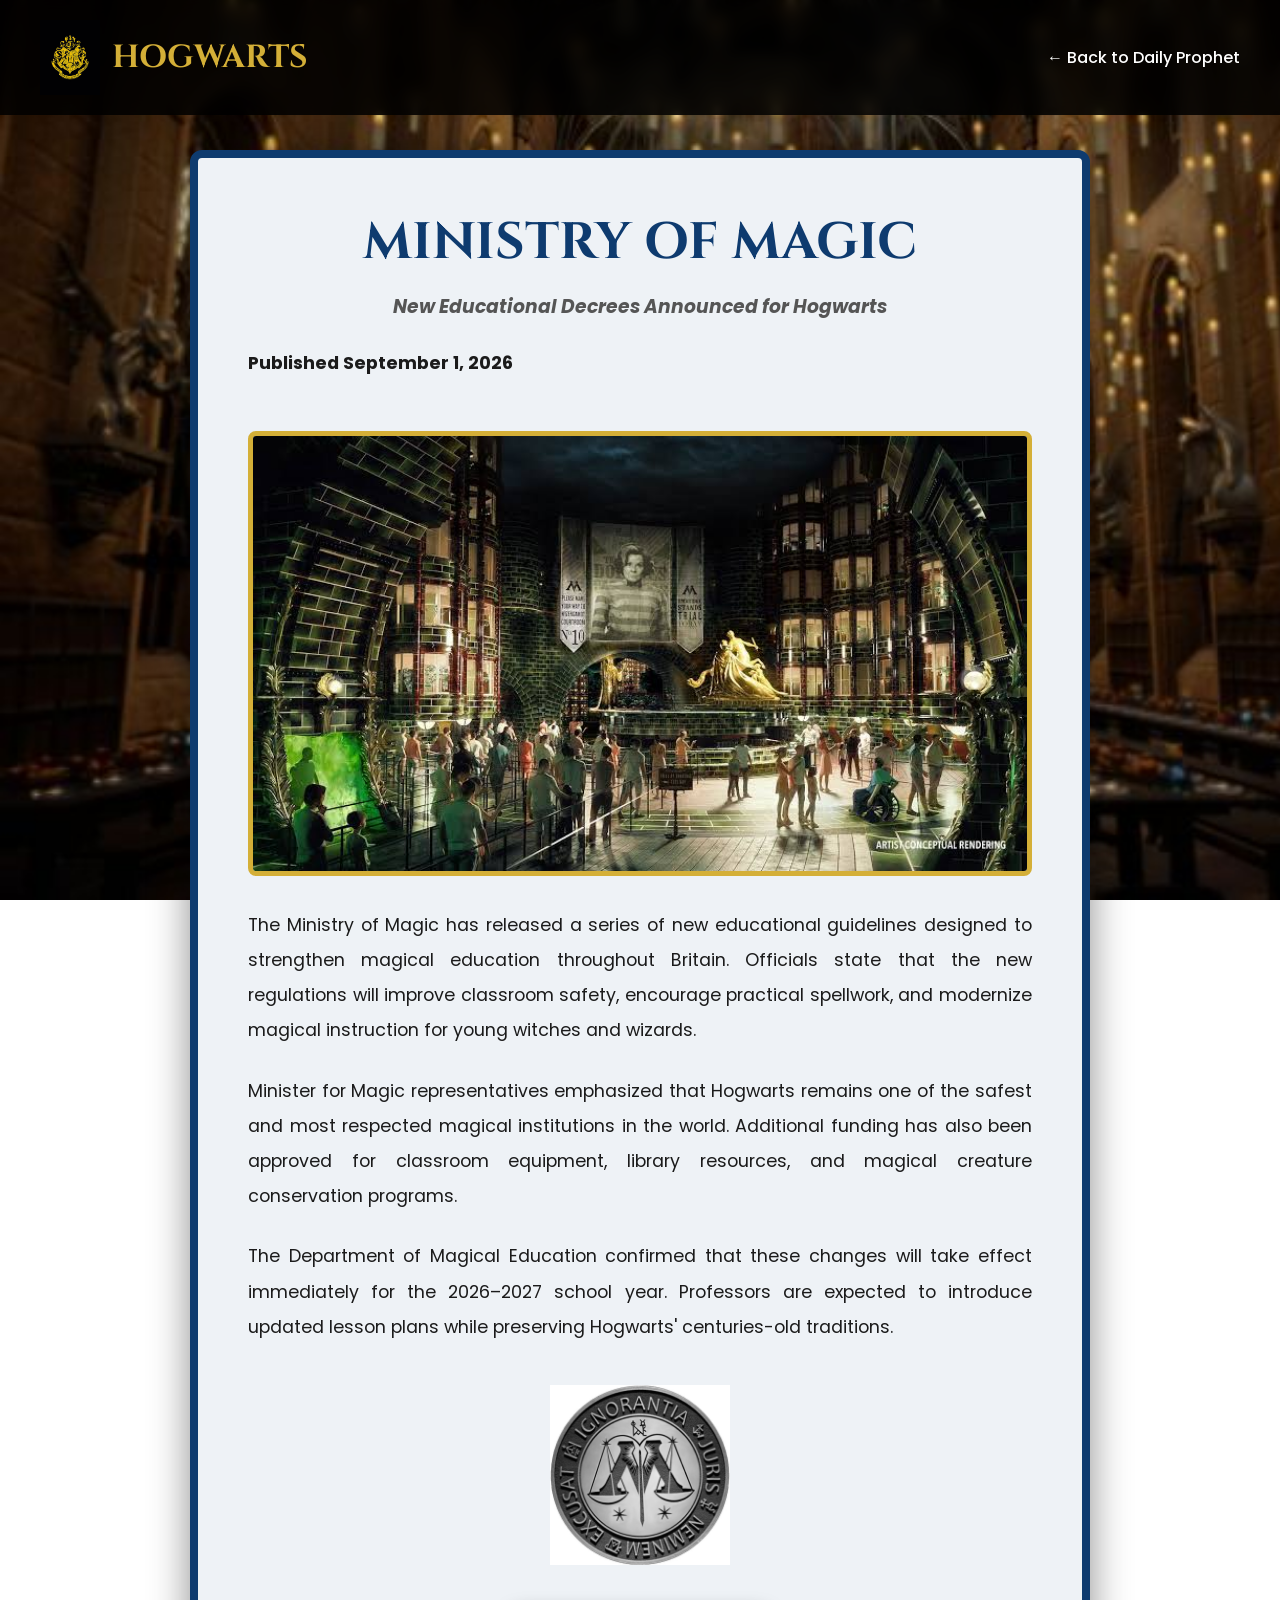
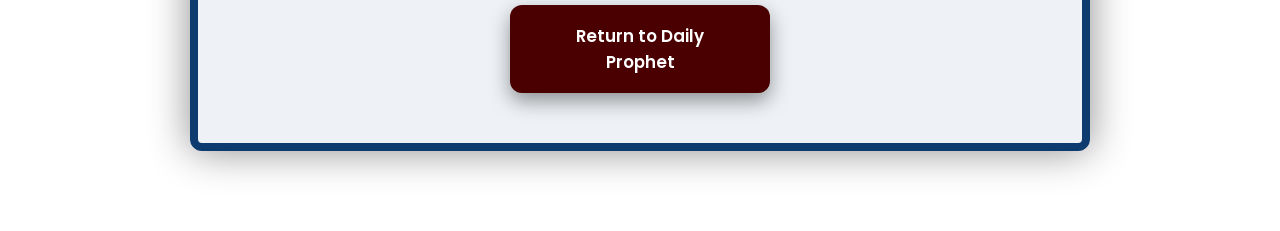
<file: ministrynews.html>
<!DOCTYPE html>
<html lang="en">

<head>

<meta charset="UTF-8">
<meta name="viewport" content="width=device-width, initial-scale=1.0">

<title>Ministry of Magic</title>

<link rel="stylesheet" href="style.css">

</head>

<body class="article-page">

<header>

<nav>

<div class="logo">

<img src="images/logo.jpg">

<h2>HOGWARTS</h2>

</div>

<ul>

<li><a href="dailyprophet.html">← Back to Daily Prophet</a></li>

</ul>

</nav>

</header>

<section class="article-container ministry-paper">

<h1>MINISTRY OF MAGIC</h1>

<h3>New Educational Decrees Announced for Hogwarts</h3>

<p class="date">

Published September 1, 2026

</p>

<img src="images/ministry-bg.jpg" class="article-image">

<p>

The Ministry of Magic has released a series of new educational
guidelines designed to strengthen magical education throughout Britain.
Officials state that the new regulations will improve classroom safety,
encourage practical spellwork, and modernize magical instruction for
young witches and wizards.

</p>

<p>

Minister for Magic representatives emphasized that Hogwarts remains one
of the safest and most respected magical institutions in the world.
Additional funding has also been approved for classroom equipment,
library resources, and magical creature conservation programs.

</p>

<p>

The Department of Magical Education confirmed that these changes will
take effect immediately for the 2026–2027 school year. Professors are
expected to introduce updated lesson plans while preserving Hogwarts'
centuries-old traditions.

</p>

<img src="images/ministry-seal.jpg" class="seal">

<a href="dailyprophet.html" class="btn">

Return to Daily Prophet

</a>

</section>

</body>

</html>
</file>
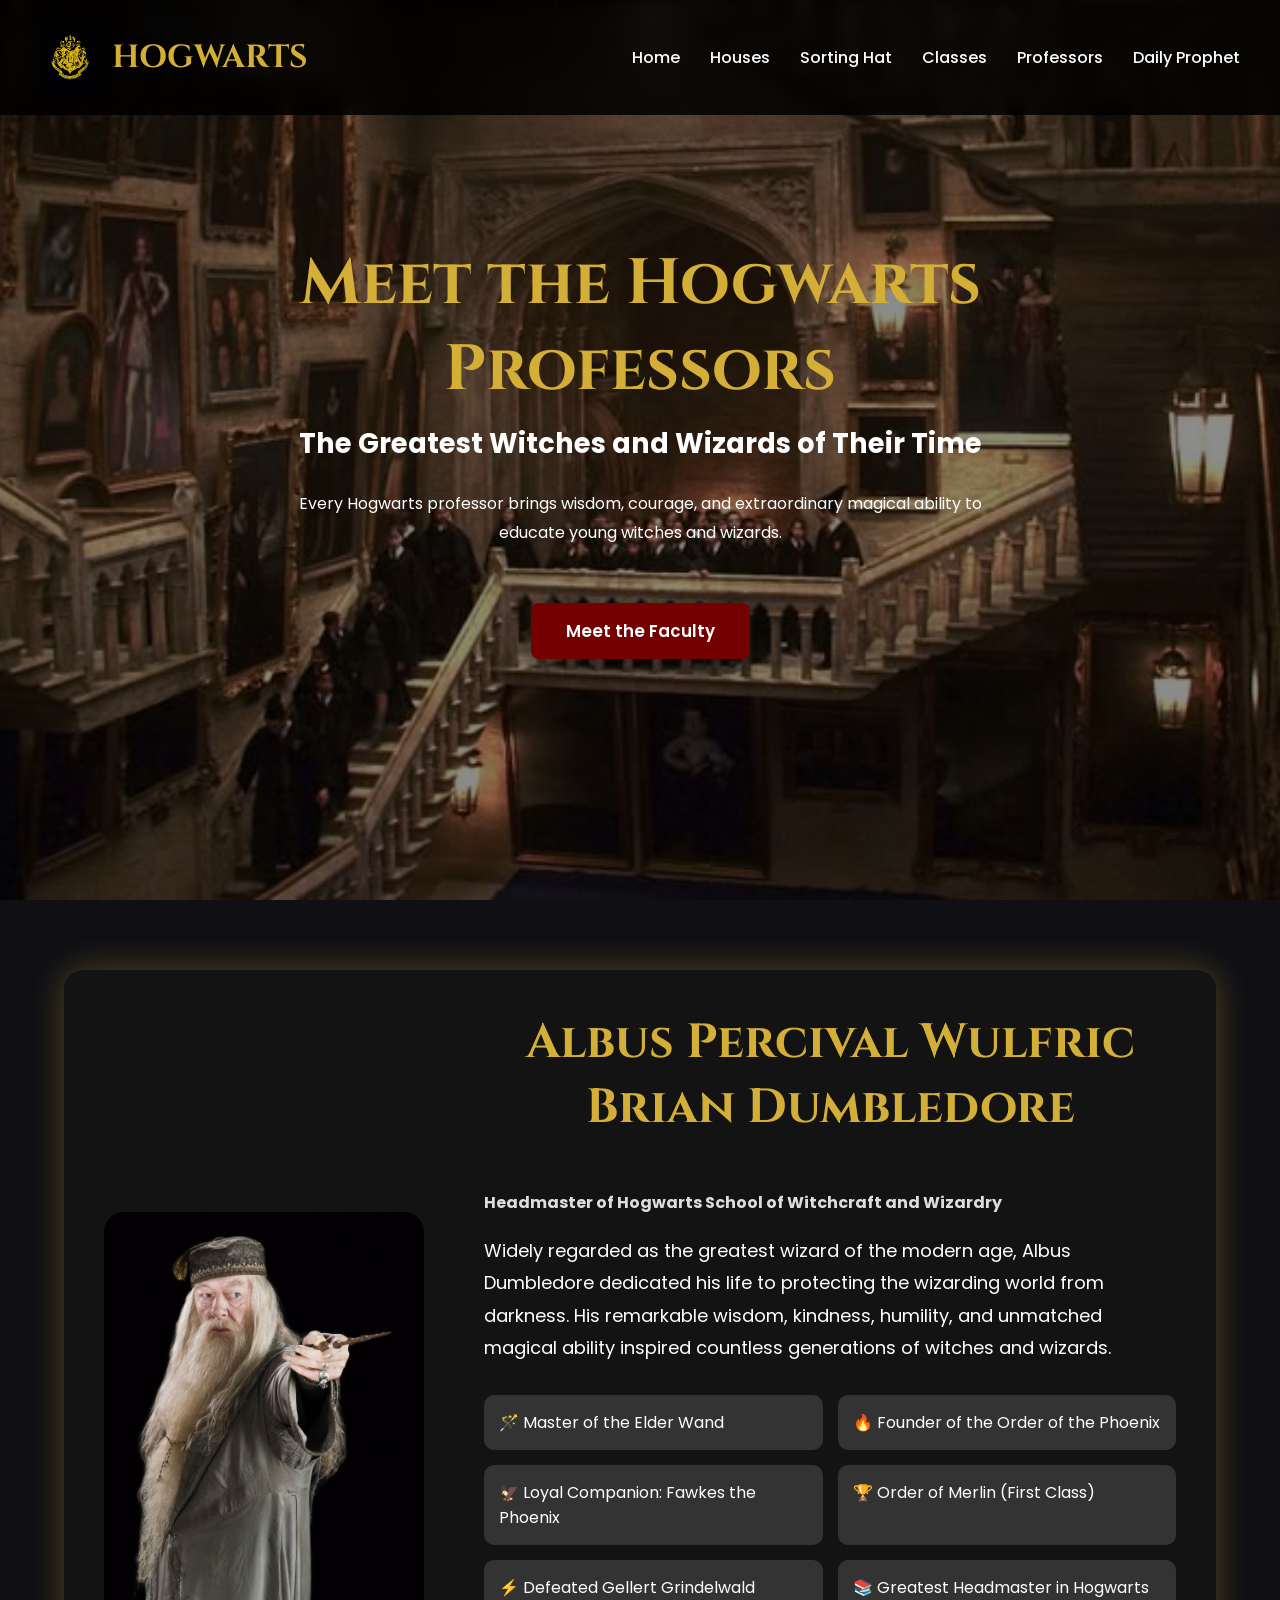
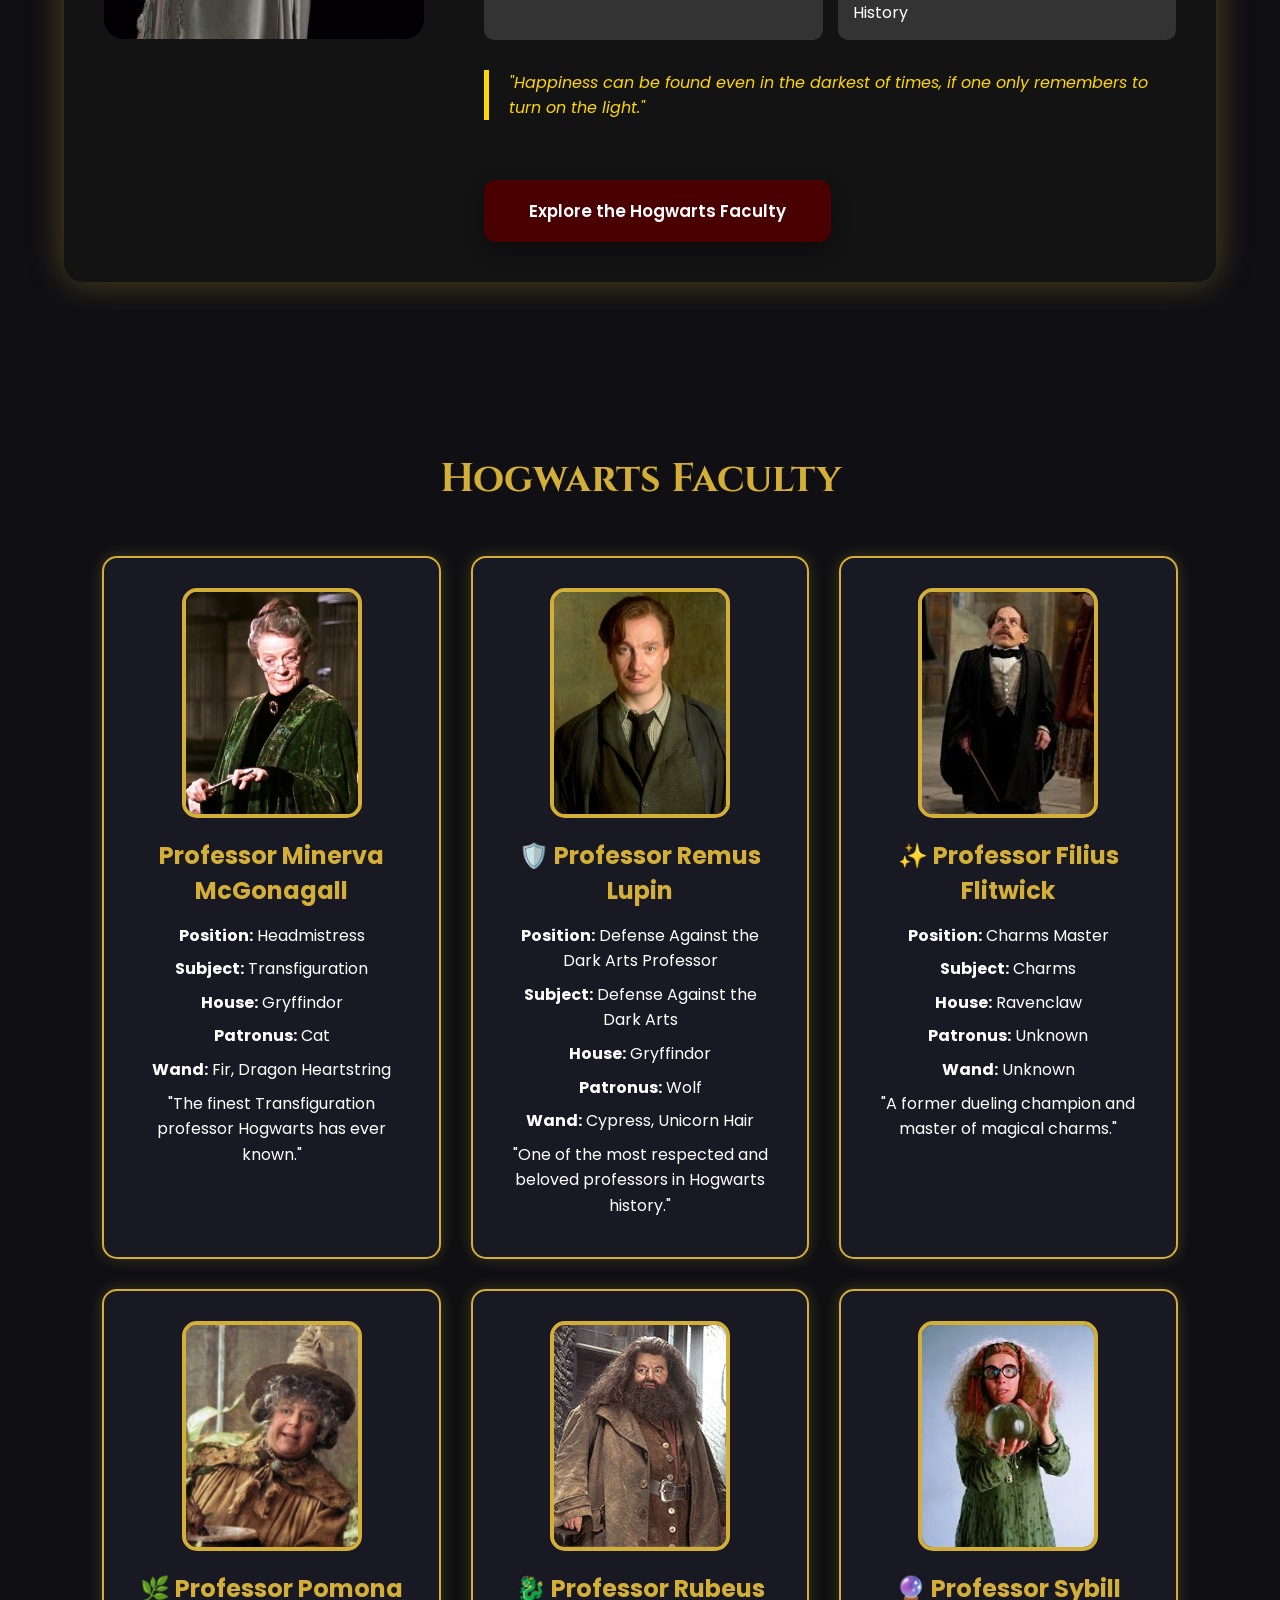
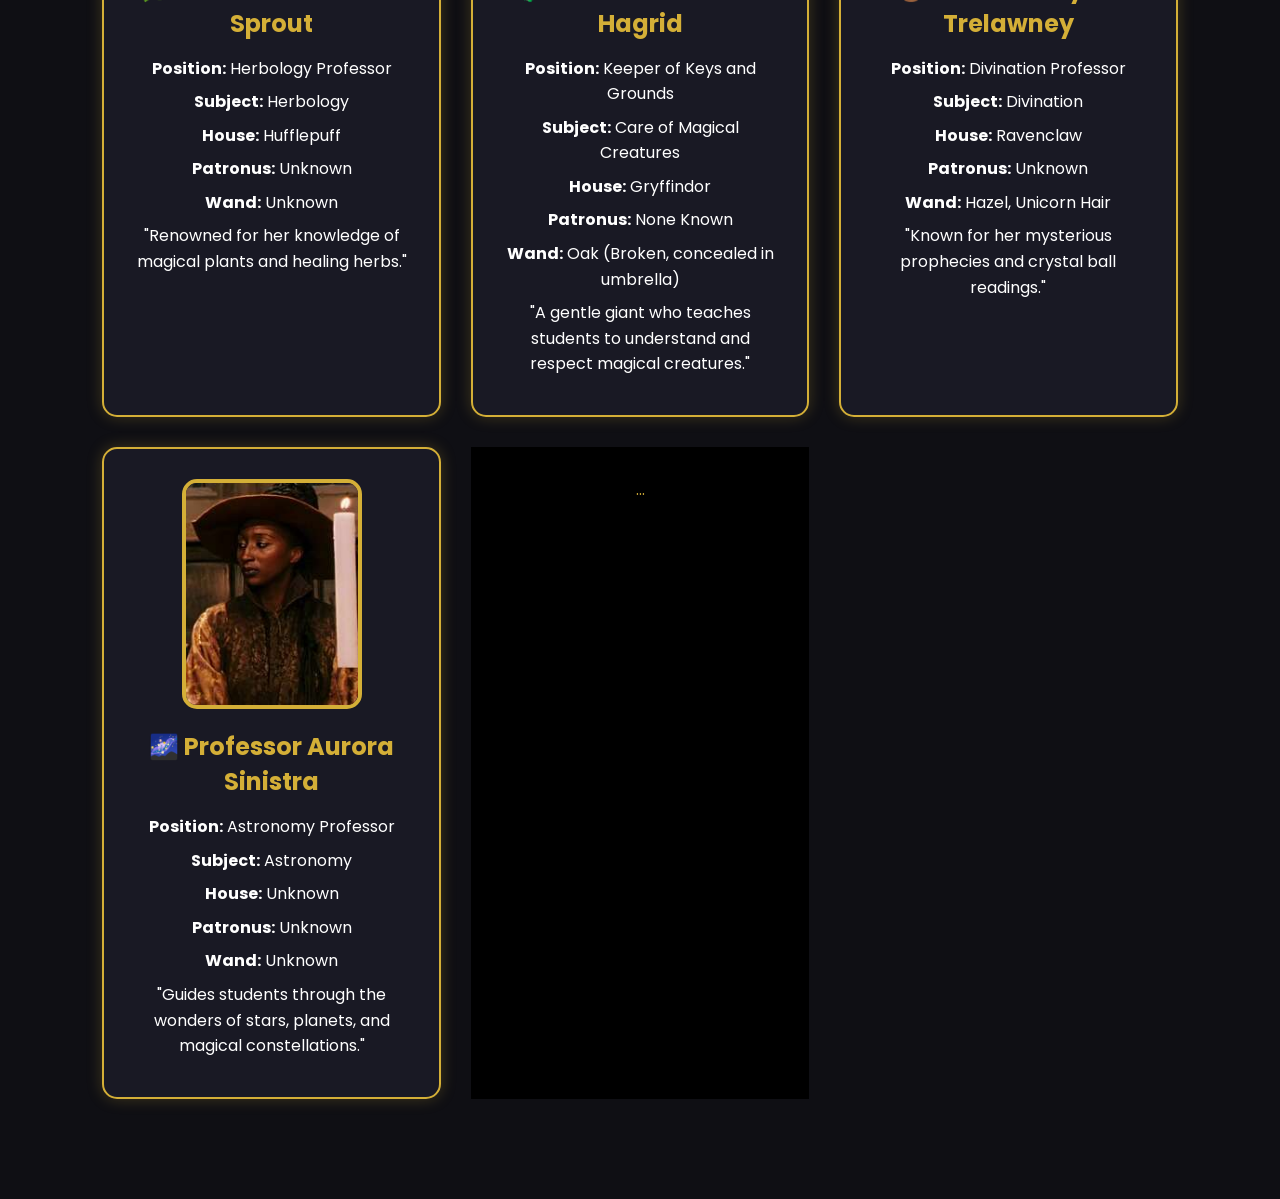
<file: professors.html>
<!DOCTYPE html>
<html lang="en">

<head>

<meta charset="UTF-8">
<meta name="viewport" content="width=device-width, initial-scale=1.0">

<title>Hogwarts Professors</title>

<link rel="stylesheet" href="https://cdnjs.cloudflare.com/ajax/libs/font-awesome/6.5.1/css/all.min.css">

<link rel="stylesheet" href="style.css">

</head>

<body>

<header>

<nav>

<div class="logo">
    <img src="images/logo.jpg" alt="Hogwarts Logo">
    <h2>HOGWARTS</h2>
</div>

<ul>
    <li><a href="index.html">Home</a></li>
    <li><a href="houses.html">Houses</a></li>
    <li><a href="sortinghat.html">Sorting Hat</a></li>
    <li><a href="classes.html">Classes</a></li>
    <li><a href="professors.html">Professors</a></li>
    <li><a href="dailyprophet.html">Daily Prophet</a></li>
</ul>

</nav>

</header>

<!-- HERO -->

<section class="professors-hero">

<div class="hero-content">

<h1>Meet the Hogwarts Professors</h1>

<h3>The Greatest Witches and Wizards of Their Time</h3>

<p>
Every Hogwarts professor brings wisdom, courage,
and extraordinary magical ability to educate
young witches and wizards.
</p>

<a href="#staff" class="btn">
Meet the Faculty
</a>

</div>

</section>

<!-- FEATURED DUMBLEDORE -->

<section class="featured-professor">

<img src="images/dumbledore.jpg" alt="Albus Dumbledore">

<div class="featured-text">

<h2>Albus Percival Wulfric Brian Dumbledore</h2>

<h4>
Headmaster of Hogwarts School of Witchcraft and Wizardry
</h4>

<p>

Widely regarded as the greatest wizard of the modern age,
Albus Dumbledore dedicated his life to protecting the
wizarding world from darkness. His remarkable wisdom,
kindness, humility, and unmatched magical ability inspired
countless generations of witches and wizards.

</p>

<div class="dumbledore-facts">

<div>🪄 Master of the Elder Wand</div>

<div>🔥 Founder of the Order of the Phoenix</div>

<div>🦅 Loyal Companion: Fawkes the Phoenix</div>

<div>🏆 Order of Merlin (First Class)</div>

<div>⚡ Defeated Gellert Grindelwald</div>

<div>📚 Greatest Headmaster in Hogwarts History</div>

</div>

<blockquote>

"Happiness can be found even in the darkest of times,
if one only remembers to turn on the light."

</blockquote>

<br>

<a href="#staff" class="btn">
Explore the Hogwarts Faculty
</a>

</div>

</section>

<!-- PROFESSORS -->

<section id="staff">

<h2>Hogwarts Faculty</h2>

<div class="professor-container">

    <div class="professor-card">

        <img src="images/mcgonagall.jpg" class="prof-img">

        <h3>Professor Minerva McGonagall</h3>

        <p><strong>Position:</strong> Headmistress</p>

        <p><strong>Subject:</strong> Transfiguration</p>

        <p><strong>House:</strong> Gryffindor</p>

        <p><strong>Patronus:</strong> Cat</p>

        <p><strong>Wand:</strong> Fir, Dragon Heartstring</p>

        <p>
            "The finest Transfiguration professor Hogwarts has ever known."
        </p>

    </div>

<!-- Professor Lupin -->

<div class="professor-card">

    <img src="images/lupin.jpg" alt="Professor Remus Lupin" class="prof-img">

    <h3>🛡️ Professor Remus Lupin</h3>

    <p><strong>Position:</strong> Defense Against the Dark Arts Professor</p>

    <p><strong>Subject:</strong> Defense Against the Dark Arts</p>

    <p><strong>House:</strong> Gryffindor</p>

    <p><strong>Patronus:</strong> Wolf</p>

    <p><strong>Wand:</strong> Cypress, Unicorn Hair</p>

    <p>
        "One of the most respected and beloved professors in Hogwarts history."
    </p>

</div>

<!-- Professor Flitwick -->

<div class="professor-card">

    <img src="images/flitwick.jpg" alt="Professor Filius Flitwick" class="prof-img">

    <h3>✨ Professor Filius Flitwick</h3>

    <p><strong>Position:</strong> Charms Master</p>

    <p><strong>Subject:</strong> Charms</p>

    <p><strong>House:</strong> Ravenclaw</p>

    <p><strong>Patronus:</strong> Unknown</p>

    <p><strong>Wand:</strong> Unknown</p>

    <p>
        "A former dueling champion and master of magical charms."
    </p>

</div>

<!-- Professor Sprout -->

<div class="professor-card">

    <img src="images/sprout.jpg" alt="Professor Pomona Sprout" class="prof-img">

    <h3>🌿 Professor Pomona Sprout</h3>

    <p><strong>Position:</strong> Herbology Professor</p>

    <p><strong>Subject:</strong> Herbology</p>

    <p><strong>House:</strong> Hufflepuff</p>

    <p><strong>Patronus:</strong> Unknown</p>

    <p><strong>Wand:</strong> Unknown</p>

    <p>
        "Renowned for her knowledge of magical plants and healing herbs."
    </p>

</div>

<!-- Professor Hagrid -->

<div class="professor-card">

    <img src="images/hagrid.jpg" alt="Professor Rubeus Hagrid" class="prof-img">

    <h3>🐉 Professor Rubeus Hagrid</h3>

    <p><strong>Position:</strong> Keeper of Keys and Grounds</p>

    <p><strong>Subject:</strong> Care of Magical Creatures</p>

    <p><strong>House:</strong> Gryffindor</p>

    <p><strong>Patronus:</strong> None Known</p>

    <p><strong>Wand:</strong> Oak (Broken, concealed in umbrella)</p>

    <p>
        "A gentle giant who teaches students to understand and respect magical creatures."
    </p>

</div>

<!-- Professor Trelawney -->

<div class="professor-card">

    <img src="images/trelawney.jpg" alt="Professor Sybill Trelawney" class="prof-img">

    <h3>🔮 Professor Sybill Trelawney</h3>

    <p><strong>Position:</strong> Divination Professor</p>

    <p><strong>Subject:</strong> Divination</p>

    <p><strong>House:</strong> Ravenclaw</p>

    <p><strong>Patronus:</strong> Unknown</p>

    <p><strong>Wand:</strong> Hazel, Unicorn Hair</p>

    <p>
        "Known for her mysterious prophecies and crystal ball readings."
    </p>

</div>

<!-- Professor Sinistra -->

<div class="professor-card">

    <img src="images/sinistra.jpg" alt="Professor Aurora Sinistra" class="prof-img">

    <h3>🌌 Professor Aurora Sinistra</h3>

    <p><strong>Position:</strong> Astronomy Professor</p>

    <p><strong>Subject:</strong> Astronomy</p>

    <p><strong>House:</strong> Unknown</p>

    <p><strong>Patronus:</strong> Unknown</p>

    <p><strong>Wand:</strong> Unknown</p>

    <p>
        "Guides students through the wonders of stars, planets, and magical constellations."
    </p>

</div>
<footer>

    ...

</footer>

<script src="cursor.js"></script>

</body>
</html>
</file>
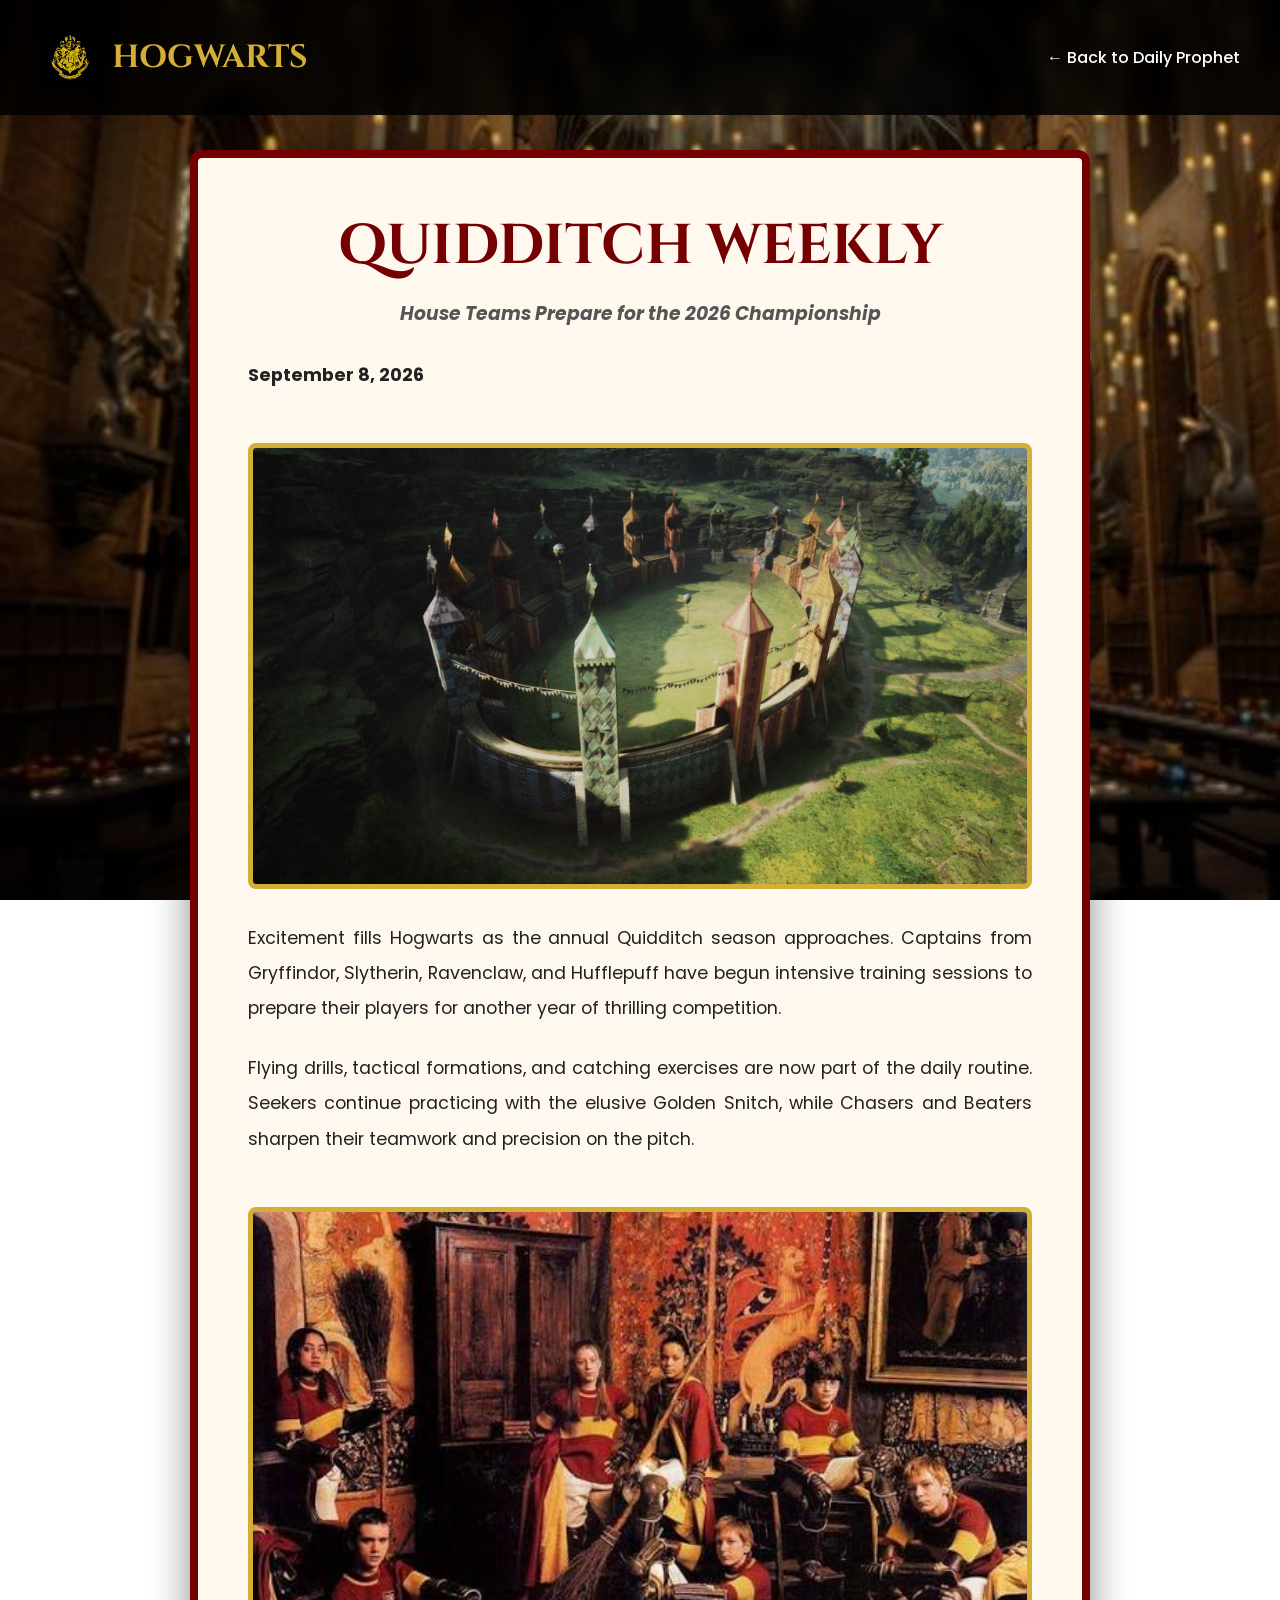
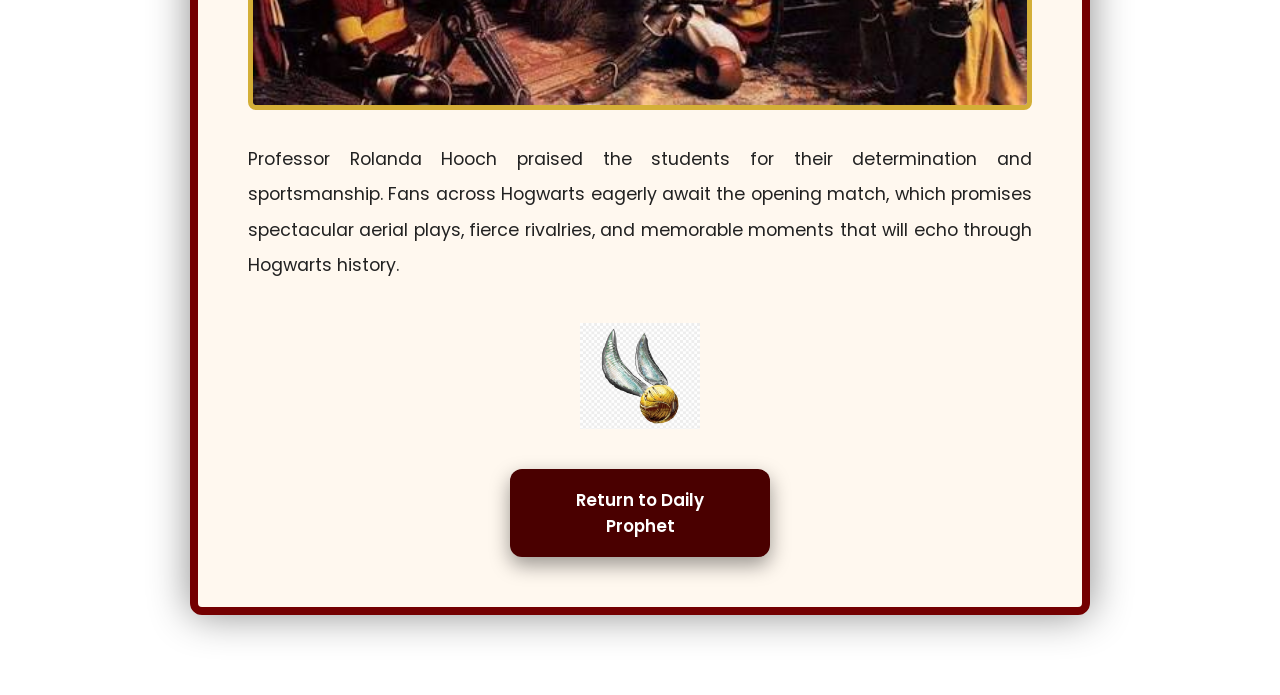
<file: quidditch.html>
<!DOCTYPE html>
<html lang="en">

<head>

<meta charset="UTF-8">
<meta name="viewport" content="width=device-width, initial-scale=1.0">

<title>Quidditch Weekly</title>

<link rel="stylesheet" href="style.css">

</head>

<body class="article-page">

<header>

<nav>

<div class="logo">

<img src="images/logo.jpg" alt="Hogwarts Logo">

<h2>HOGWARTS</h2>

</div>

<ul>

<li><a href="dailyprophet.html">← Back to Daily Prophet</a></li>

</ul>

</nav>

</header>

<section class="article-container quidditch-paper">

<h1>QUIDDITCH WEEKLY</h1>

<h3>House Teams Prepare for the 2026 Championship</h3>

<p class="date">
September 8, 2026
</p>

<img src="images/quidditch-stadium.jpg" class="article-image">

<p>

Excitement fills Hogwarts as the annual Quidditch season approaches.
Captains from Gryffindor, Slytherin, Ravenclaw, and Hufflepuff have
begun intensive training sessions to prepare their players for another
year of thrilling competition.

</p>

<p>

Flying drills, tactical formations, and catching exercises are now part
of the daily routine. Seekers continue practicing with the elusive
Golden Snitch, while Chasers and Beaters sharpen their teamwork and
precision on the pitch.

</p>

<img src="images/gryffindor-quidditch.jpg" class="article-image">

<p>

Professor Rolanda Hooch praised the students for their determination
and sportsmanship. Fans across Hogwarts eagerly await the opening match,
which promises spectacular aerial plays, fierce rivalries, and memorable
moments that will echo through Hogwarts history.

</p>

<img src="images/golden-snitch.png" class="snitch">

<a href="dailyprophet.html" class="btn">

Return to Daily Prophet

</a>

</section>

</body>

</html>
</file>
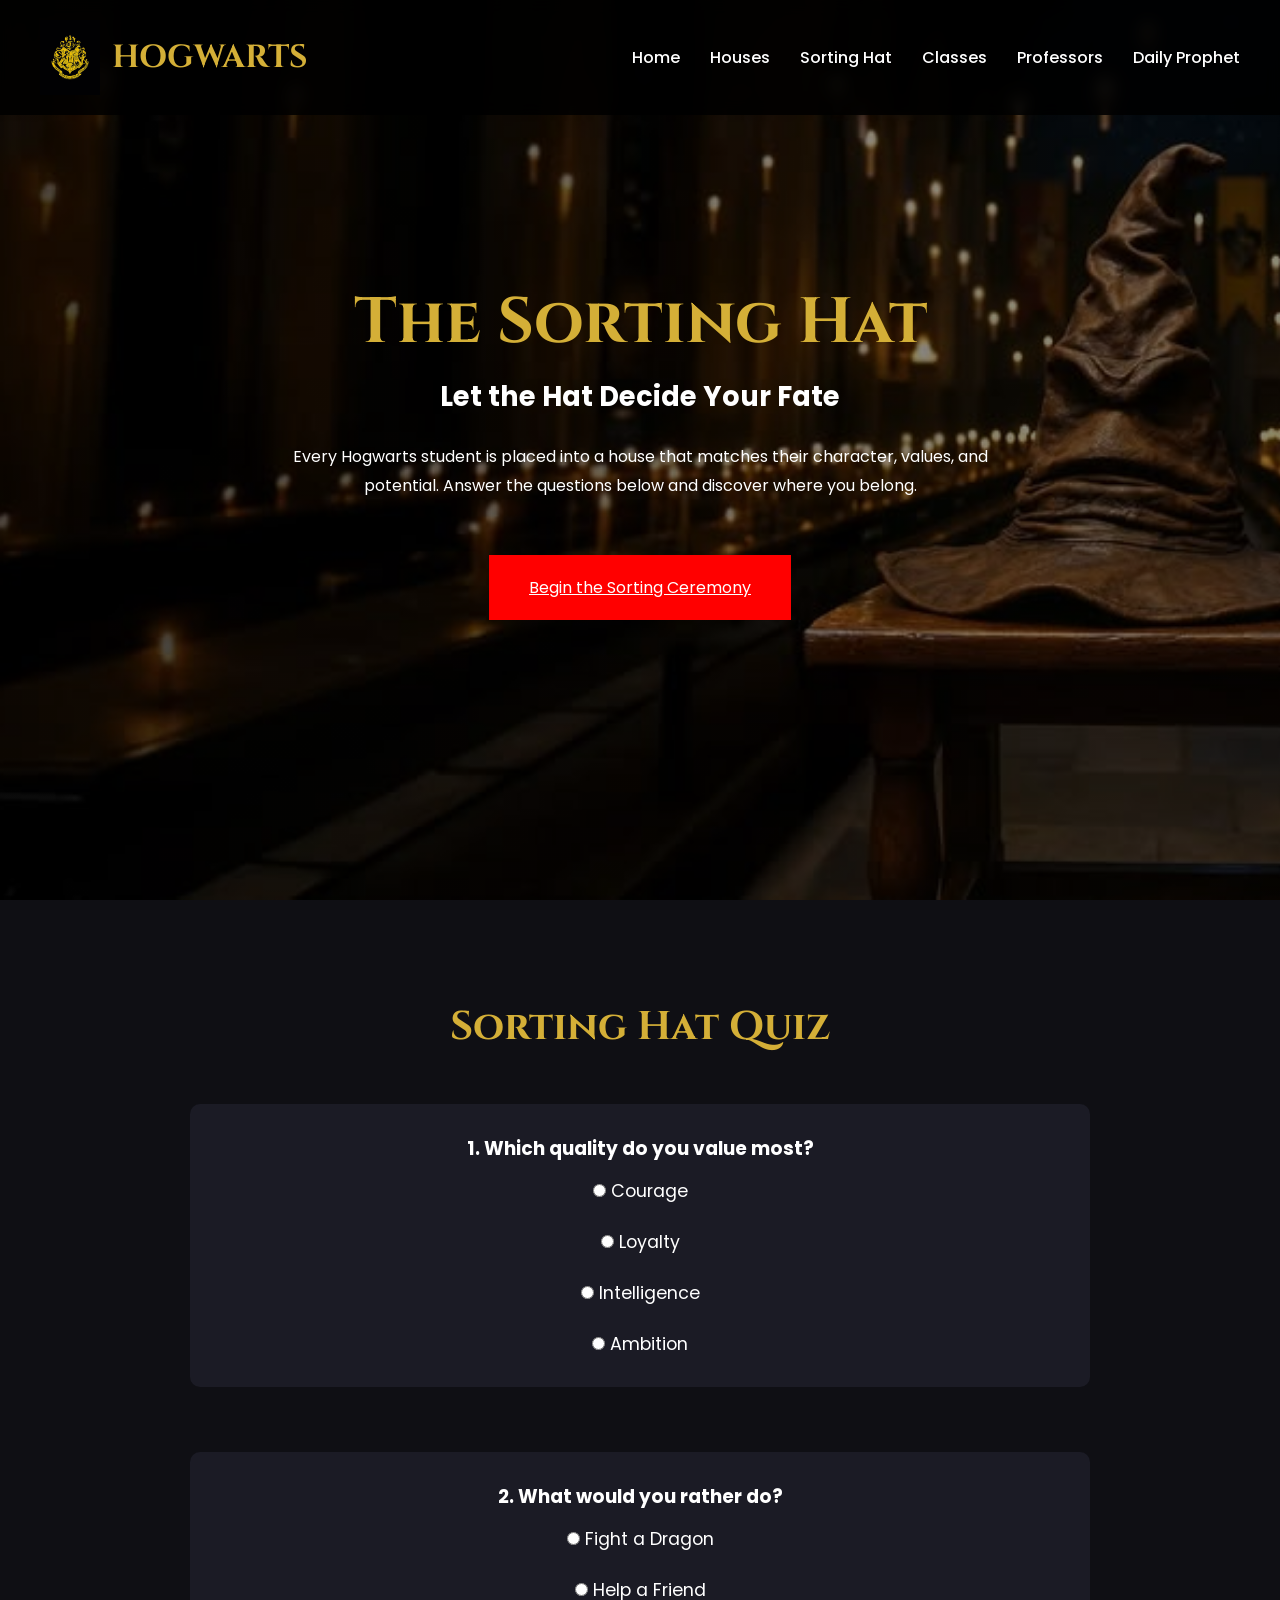
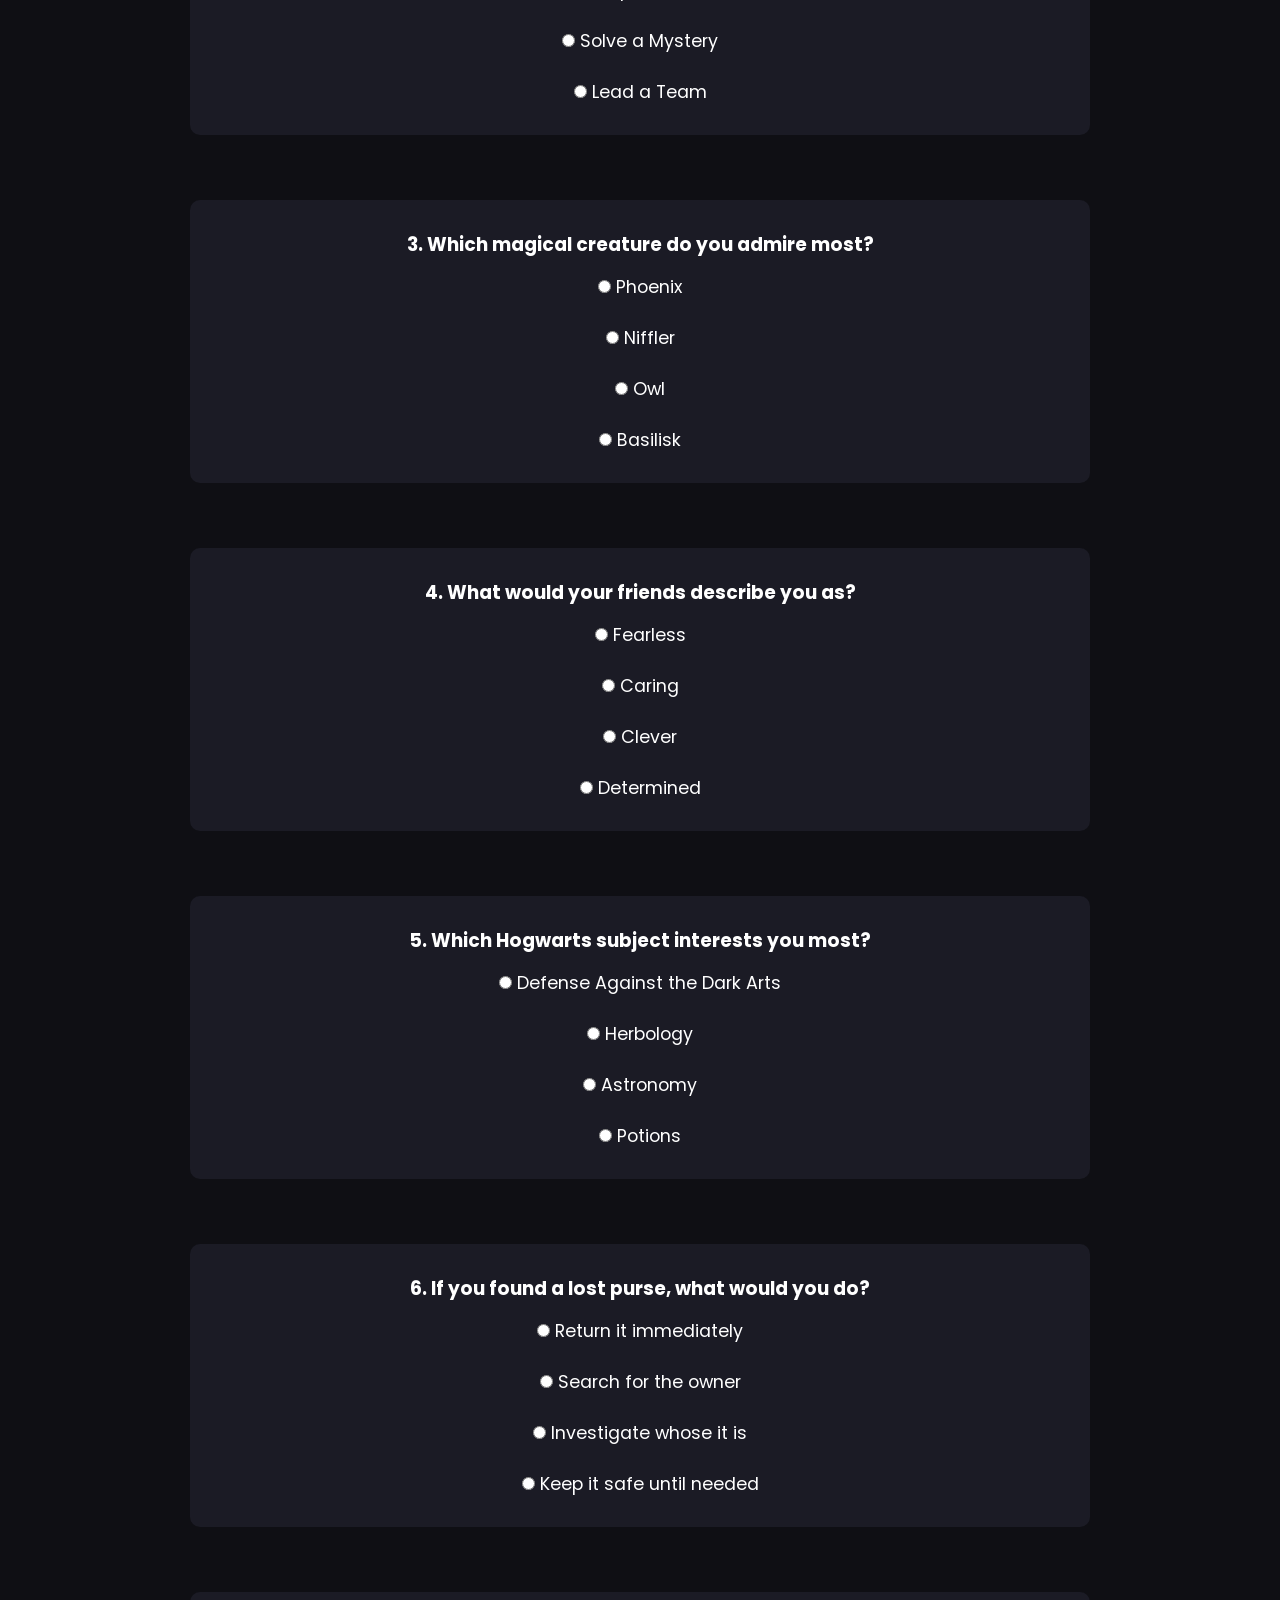
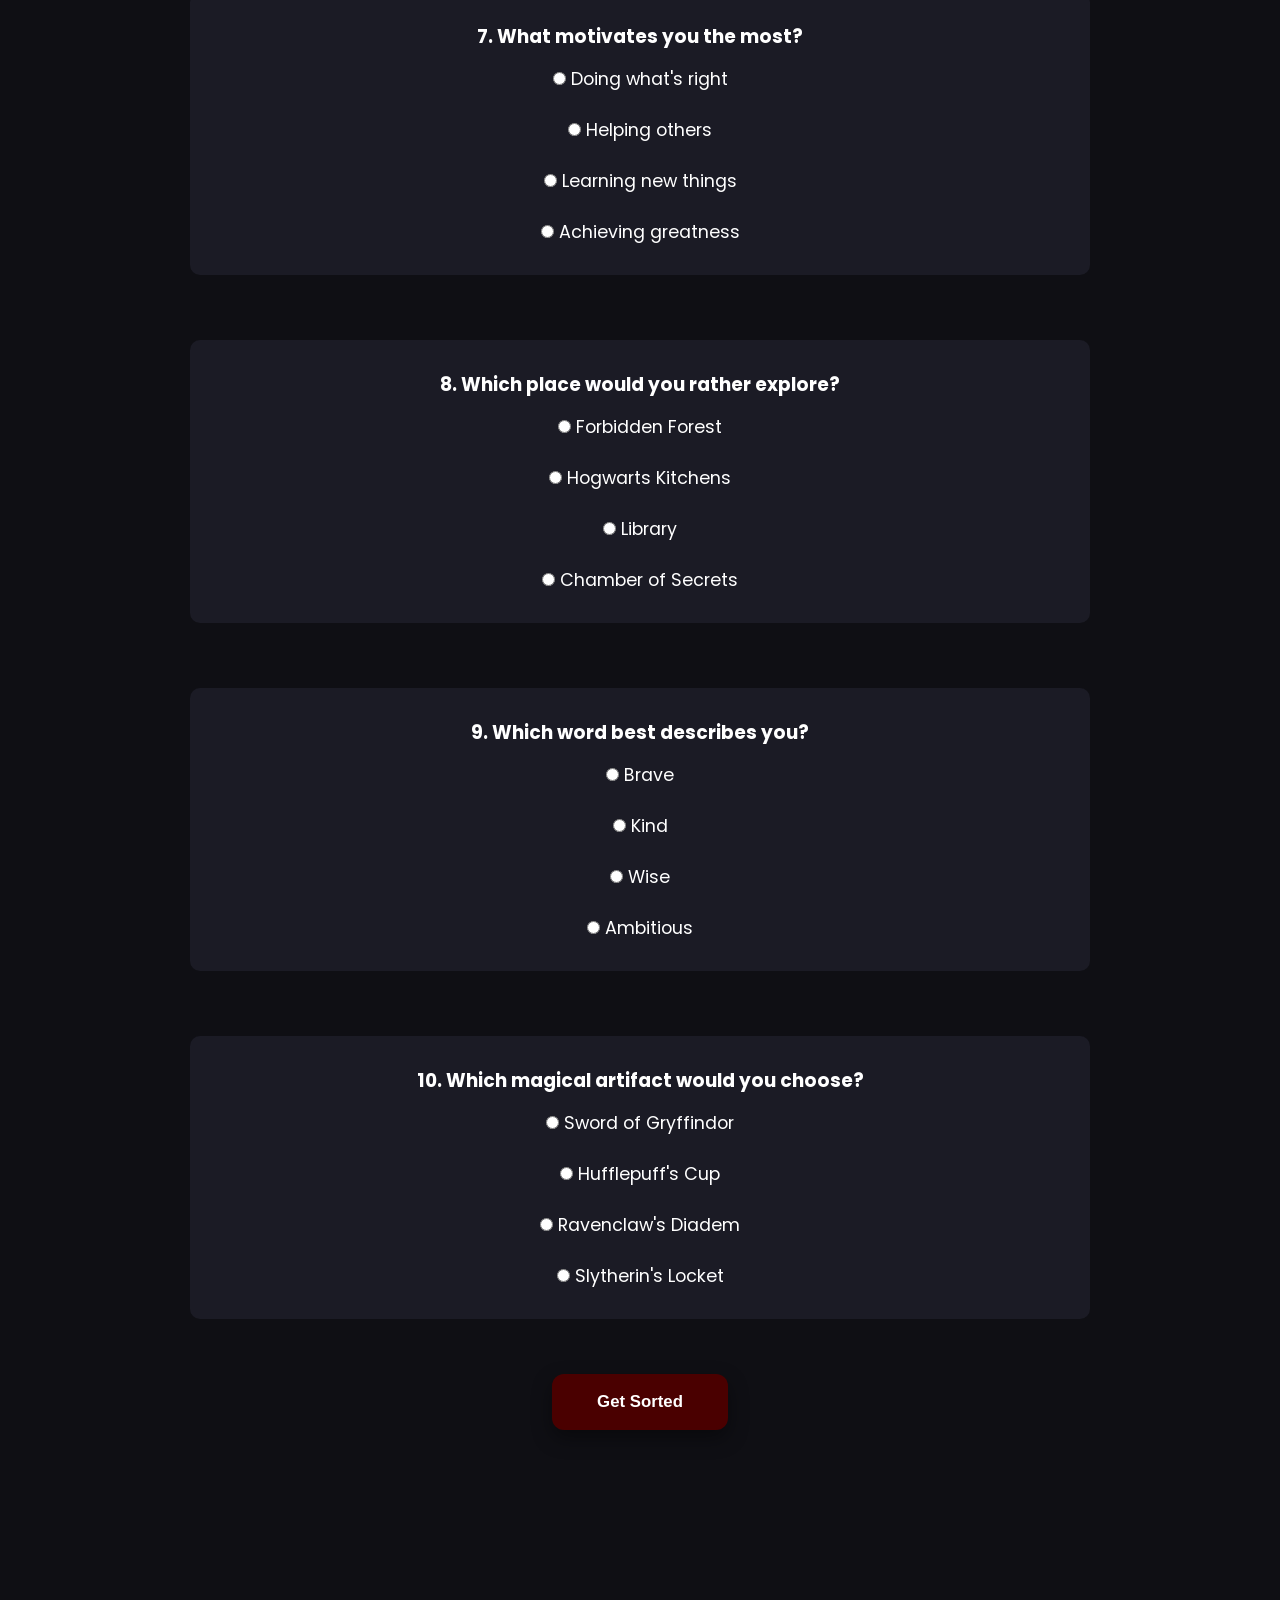
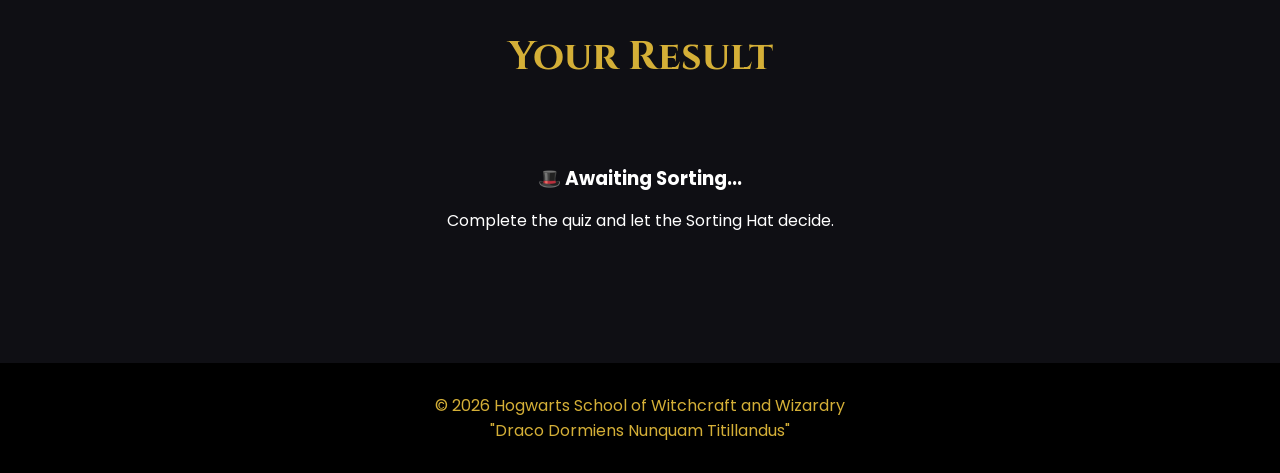
<file: sortinghat.html>
<!DOCTYPE html>

<html lang="en">
<head>
    <meta charset="UTF-8">
    <meta name="viewport" content="width=device-width, initial-scale=1.0">
    <title>Sorting Hat Ceremony</title>


<link rel="stylesheet" href="https://cdnjs.cloudflare.com/ajax/libs/font-awesome/6.5.1/css/all.min.css">
<link rel="stylesheet" href="style.css">


</head>
<body>

<header>

    <nav>

        <div class="logo">
            <img src="images/logo.jpg" alt="Hogwarts Logo">
            <h2>HOGWARTS</h2>
        </div>

        <ul>
            <li><a href="index.html">Home</a></li>
            <li><a href="houses.html">Houses</a></li>
            <li><a href="sortinghat.html">Sorting Hat</a></li>
            <li><a href="classes.html">Classes</a></li>
            <li><a href="professors.html">Professors</a></li>
            <li><a href="dailyprophet.html">Daily Prophet</a></li>
        </ul>

    </nav>

</header>


<!-- ================= HERO ================= -->

<section class="hero sorting-hero">

    <div class="hero-content">

        <h1>The Sorting Hat</h1>

        <h3>Let the Hat Decide Your Fate</h3>

        <p>
            Every Hogwarts student is placed into a house
            that matches their character, values, and potential.
            Answer the questions below and discover where you belong.
        </p>

        <a href="#sorting-quiz" style="background:red;color:white;padding:20px 40px;display:inline-block;margin-top:30px;">
    Begin the Sorting Ceremony
</a>

    </div>

</section>

<!-- ================= QUIZ ================= -->

<section id="sorting-quiz">



<h2>Sorting Hat Quiz</h2>

<form class="sorting-form">

    <div class="class-card">

    <h3>1. Which quality do you value most?</h3>

    <label><input type="radio" name="q1" value="gryffindor"> Courage</label><br><br>
    <label><input type="radio" name="q1" value="hufflepuff"> Loyalty</label><br><br>
    <label><input type="radio" name="q1" value="ravenclaw"> Intelligence</label><br><br>
    <label><input type="radio" name="q1" value="slytherin"> Ambition</label>

</div>

<br>

<div class="class-card">

    <h3>2. What would you rather do?</h3>

    <label><input type="radio" name="q2" value="gryffindor"> Fight a Dragon</label><br><br>
    <label><input type="radio" name="q2" value="hufflepuff"> Help a Friend</label><br><br>
    <label><input type="radio" name="q2" value="ravenclaw"> Solve a Mystery</label><br><br>
    <label><input type="radio" name="q2" value="slytherin"> Lead a Team</label>

</div>

<br>

<div class="class-card">

    <h3>3. Which magical creature do you admire most?</h3>

    <label><input type="radio" name="q3" value="gryffindor"> Phoenix</label><br><br>
    <label><input type="radio" name="q3" value="hufflepuff"> Niffler</label><br><br>
    <label><input type="radio" name="q3" value="ravenclaw"> Owl</label><br><br>
    <label><input type="radio" name="q3" value="slytherin"> Basilisk</label>

</div>

<br>

<div class="class-card">

    <h3>4. What would your friends describe you as?</h3>

    <label><input type="radio" name="q4" value="gryffindor"> Fearless</label><br><br>
    <label><input type="radio" name="q4" value="hufflepuff"> Caring</label><br><br>
    <label><input type="radio" name="q4" value="ravenclaw"> Clever</label><br><br>
    <label><input type="radio" name="q4" value="slytherin"> Determined</label>

</div>

<br>

<div class="class-card">

    <h3>5. Which Hogwarts subject interests you most?</h3>

    <label><input type="radio" name="q5" value="gryffindor"> Defense Against the Dark Arts</label><br><br>
    <label><input type="radio" name="q5" value="hufflepuff"> Herbology</label><br><br>
    <label><input type="radio" name="q5" value="ravenclaw"> Astronomy</label><br><br>
    <label><input type="radio" name="q5" value="slytherin"> Potions</label>

</div>

<br>

<div class="class-card">

    <h3>6. If you found a lost purse, what would you do?</h3>

    <label><input type="radio" name="q6" value="gryffindor"> Return it immediately</label><br><br>
    <label><input type="radio" name="q6" value="hufflepuff"> Search for the owner</label><br><br>
    <label><input type="radio" name="q6" value="ravenclaw"> Investigate whose it is</label><br><br>
    <label><input type="radio" name="q6" value="slytherin"> Keep it safe until needed</label>

</div>

<br>

<div class="class-card">

    <h3>7. What motivates you the most?</h3>

    <label><input type="radio" name="q7" value="gryffindor"> Doing what's right</label><br><br>
    <label><input type="radio" name="q7" value="hufflepuff"> Helping others</label><br><br>
    <label><input type="radio" name="q7" value="ravenclaw"> Learning new things</label><br><br>
    <label><input type="radio" name="q7" value="slytherin"> Achieving greatness</label>

</div>

<br>

<div class="class-card">

    <h3>8. Which place would you rather explore?</h3>

    <label><input type="radio" name="q8" value="gryffindor"> Forbidden Forest</label><br><br>
    <label><input type="radio" name="q8" value="hufflepuff"> Hogwarts Kitchens</label><br><br>
    <label><input type="radio" name="q8" value="ravenclaw"> Library</label><br><br>
    <label><input type="radio" name="q8" value="slytherin"> Chamber of Secrets</label>

</div>

<br>

<div class="class-card">

    <h3>9. Which word best describes you?</h3>

    <label><input type="radio" name="q9" value="gryffindor"> Brave</label><br><br>
    <label><input type="radio" name="q9" value="hufflepuff"> Kind</label><br><br>
    <label><input type="radio" name="q9" value="ravenclaw"> Wise</label><br><br>
    <label><input type="radio" name="q9" value="slytherin"> Ambitious</label>

</div>

<br>

<div class="class-card">

    <h3>10. Which magical artifact would you choose?</h3>

    <label><input type="radio" name="q10" value="gryffindor"> Sword of Gryffindor</label><br><br>
    <label><input type="radio" name="q10" value="hufflepuff"> Hufflepuff's Cup</label><br><br>
    <label><input type="radio" name="q10" value="ravenclaw"> Ravenclaw's Diadem</label><br><br>
    <label><input type="radio" name="q10" value="slytherin"> Slytherin's Locket</label>

</div>

    <div style="text-align:center;">
    <button type="button" class="btn" onclick="sortHouse()">
        Get Sorted
    </button>
</div>

</form>


</section>

<section id="result">

    <h2>Your Result</h2>

    <div id="house-result" class="house-card">

        <h3>🎩 Awaiting Sorting...</h3>

        <p>
            Complete the quiz and let the Sorting Hat decide.
        </p>

    </div>
</section>

<footer>

    <p>
        © 2026 Hogwarts School of Witchcraft and Wizardry
    </p>

    <p>
        "Draco Dormiens Nunquam Titillandus"
    </p>

</footer>

<script src="script.js"></script>
<script src="cursor.js"></script>

</body>
</html>
</file>
<file: style.css>
@import url('https://fonts.googleapis.com/css2?family=Cinzel:wght@400;600;700&family=Poppins:wght@300;400;500;600&display=swap');

*{
margin:0;
padding:0;
box-sizing:border-box;
}

html{
scroll-behavior:smooth;
}

body{

font-family:'Poppins',sans-serif;

background:#0f0f14;

color:#fff;

overflow-x:hidden;

}

/* NAVIGATION */

header{

position:fixed;

top:0;

left:0;

width:100%;

z-index:1000;

}

nav{

display:flex;

justify-content:space-between;

align-items:center;

width:100%;

padding:20px 40px;

box-sizing:border-box;

background:rgba(0,0,0,.85);

backdrop-filter:blur(8px);

}
.logo{
    display:flex;
    align-items:center;
    gap:12px;
}

.logo img{
    width:60px;
    height:auto;
}

.logo h2{
    font-family:'Cinzel',serif;
    color:#d4af37;
    font-size:2rem;
}

nav ul{
    display:flex;
    list-style:none;
}

nav ul li{
    margin-left:30px;
}

nav ul li a{
    text-decoration:none;
    color:white;
    font-weight:500;
    transition:.3s;
}

nav ul li a:hover{
    color:#d4af37;
}
/* HERO SECTION */

#home{
    width:100%;
    height:100vh;

    background:
    linear-gradient(
        rgba(0,0,0,0.4),
        rgba(0,0,0,0.4)
    ),
    url("images/bg.jpg");

    background-size:cover;
    background-position:center;
    background-repeat:no-repeat;

    display:flex;
    justify-content:center;
    align-items:center;
    text-align:center;
}

/* HOUSES HERO */

.houses-hero{
    width:100%;
    height:100vh;

    background:
    linear-gradient(
        rgba(0,0,0,0.45),
        rgba(0,0,0,0.45)
    ),
    url("images/houses-bg.jpg");

    background-size:cover;
    background-position:center;
    background-repeat:no-repeat;

    display:flex;
    justify-content:center;
    align-items:center;
    text-align:center;
}

/* SORTING HAT HERO */

.sorting-hero{
    width:100%;
    height:100vh;

    background:
    linear-gradient(
        rgba(0,0,0,0.45),
        rgba(0,0,0,0.45)
    ),
    url("images/sorting-bg.jpg");

    background-size:cover;
    background-position:center;
    background-repeat:no-repeat;

    display:flex;
    justify-content:center;
    align-items:center;
    text-align:center;
}

/* CLASSES HERO */

.classes-hero{
    width:100%;
    height:100vh;

    background:
    linear-gradient(
        rgba(0,0,0,0.45),
        rgba(0,0,0,0.45)
    ),
    url("images/classes-bg.jpg");

    background-size:cover;
    background-position:center;
    background-repeat:no-repeat;

    display:flex;
    justify-content:center;
    align-items:center;
    text-align:center;
}
/* PROFESSORS HERO */

.professors-hero{
    width:100%;
    height:100vh;

    background:
    linear-gradient(
        rgba(0,0,0,0.45),
        rgba(0,0,0,0.45)
    ),
    url("images/professors-bg.jpg");

    background-size:cover;
    background-position:center;
    background-repeat:no-repeat;

    display:flex;
    justify-content:center;
    align-items:center;
    text-align:center;
}
/* HERO TEXT */

.hero-content h1{
    font-family:'Cinzel',serif;
    font-size:4rem;
    color:#d4af37;
}

.hero-content h3{
    font-size:1.7rem;
    margin-top:10px;
}

.hero-content p{
    max-width:700px;
    margin:25px auto;
    line-height:1.8;
}
.hero-content .btn{
    display:inline-block !important;
    margin-top:30px !important;
    padding:15px 35px;
    background:#740001;
    color:white;
    text-decoration:none;
    border-radius:8px;
    font-weight:600;
    z-index:999;
    position:relative;
}

.hero-content .btn:hover{
    background:#d4af37;
    color:#000;
}
.btn{

    display:inline-block;

    margin-top:35px;

    padding:18px 45px;

    background:#4a0000;

    color:#fff;

    text-decoration:none;

    font-weight:600;

    font-size:1.05rem;

    border-radius:12px;

    transition:.35s ease;

    box-shadow:0 8px 20px rgba(0,0,0,.4);

}

.btn:hover{

    background:#d4af37;

    color:#111;

    transform:translateY(-3px);

    box-shadow:0 12px 30px rgba(212,175,55,.45);

}

/* GENERAL SECTIONS */

section{
padding:100px 8%;
}

section h2{
text-align:center;
font-size:2.5rem;
margin-bottom:50px;
color:#d4af37;
font-family:'Cinzel',serif;
}

/* HOUSES */

.house-container{
display:grid;
grid-template-columns:repeat(auto-fit,minmax(250px,1fr));
gap:25px;
}

.house-card{
padding:30px;
text-align:center;
border-radius:10px;
transition:.3s;
}

.house-card:hover{
transform:translateY(-8px);
}

.house-card h3{
margin-bottom:15px;
}

.gryffindor:hover{

    transform:translateY(-10px) scale(1.03);

    background:#2b1111;

    box-shadow:
    0 0 20px #8b0000,
    0 0 45px crimson,
    0 0 80px red;

}
.hufflepuff:hover{

    transform:translateY(-10px) scale(1.03);

    background:#2a2508;

    box-shadow:
    0 0 20px gold,
    0 0 45px #ffd700,
    0 0 80px #ffee58;

}
.ravenclaw:hover{

    transform:translateY(-10px) scale(1.03);

    background:#0d1d3a;

    box-shadow:
    0 0 20px royalblue,
    0 0 45px dodgerblue,
    0 0 80px deepskyblue;

}
.slytherin:hover{

    transform:translateY(-10px) scale(1.03);

    background:#0d2d19;

    box-shadow:
    0 0 20px green,
    0 0 45px limegreen,
    0 0 80px #7CFC00;

}
/* CLASSES */

.class-container{
display:grid;
grid-template-columns:repeat(auto-fit,minmax(250px,1fr));
gap:25px;
}

.class-card{
background:#1b1b25;
padding:30px;
border-radius:10px;
text-align:center;
transition:.3s;
}

.class-card:hover{
transform:translateY(-8px);
}

.class-card i{
font-size:3rem;
color:#d4af37;
margin-bottom:20px;
}

.class-card h3{
margin-bottom:15px;
}

/* PROFESSORS */

.professor-container{
display:grid;
grid-template-columns:repeat(auto-fit,minmax(250px,1fr));
gap:25px;
}

.professor-card{
background:#1b1b25;
padding:30px;
border-radius:10px;
text-align:center;
transition:.3s;
}

.professor-card:hover{
transform:translateY(-8px);
}

.professor-card h3{
color:#d4af37;
margin-bottom:10px;
}

/* CONTACT */

form{
max-width:700px;
margin:auto;
display:flex;
flex-direction:column;
gap:20px;
}

form input,
form textarea{
padding:15px;
border:none;
border-radius:5px;
font-size:1rem;
}

form button{
background:#740001;
color:white;
border:none;
padding:15px;
border-radius:5px;
cursor:pointer;
transition:.3s;
}

form button:hover{
background:#d4af37;
color:black;
}

/* FOOTER */

footer{
background:black;
text-align:center;
padding:30px;
color:#d4af37;
}

/* MOBILE */

@media(max-width:768px){

    nav{
        flex-direction:column;
    }

    nav ul{
        margin-top:15px;
        flex-wrap:wrap;
        justify-content:center;
    }

    nav ul li{
        margin:10px;
    }

    .hero-content h1{
        font-size:2.5rem;
    }

    .hero-content h3{
        font-size:1.2rem;
    }

}
/* SORTING HAT */

.sorting-form{
    max-width:900px;
    margin:auto;
}

.sorting-form label{
    font-size:1.1rem;
    cursor:pointer;
}

#result{
    text-align:center;
}

.house-card{

    transition:
    transform .4s,
    box-shadow .4s;

}
.house-card h3{

    transition:.4s;

}

/* PROFESSOR IMAGES */

.prof-img{
    width:120px;
    height:120px;
    object-fit:cover;
    border-radius:50%;
    border:4px solid #d4af37;
    margin-bottom:20px;
    transition:.4s;
}

.prof-img:hover{
    transform:scale(1.08);
    box-shadow:0 0 25px #d4af37;
}

/* TIMETABLE */

#timetable .class-card{
    min-height:180px;
}

/* COURSE CARDS */

#subjects .class-card{
    min-height:430px;
}

/* HOVER EFFECT */

.class-card:hover{
    transform:translateY(-10px);
    box-shadow:0 0 20px rgba(212,175,55,.5);
}
/* ================= ARTICLE PAGE ================= */

.article-page{

background:url("images/houses-bg.jpg");

background-size:cover;

background-attachment:fixed;

overflow-x:hidden;

}

.article-container{

max-width:900px;

width:90%;

margin:150px auto 80px;

padding:50px;

box-sizing:border-box;

background:#f7edd2;

color:#222;

border:8px solid #d4af37;

border-radius:12px;

box-shadow:0 0 40px rgba(0,0,0,.45);

}

.article-container h1{

font-family:'Cinzel',serif;

font-size:3rem;

text-align:center;

margin-bottom:15px;

color:#000;

}

.article-container h3{

text-align:center;

margin-bottom:30px;

font-style:italic;

color:#444;

}

.date{

text-align:center;

font-weight:bold;

margin-bottom:20px;

}

.article-image{

width:100%;

border-radius:8px;

margin:25px 0;

border:5px solid #d4af37;

}

.article-container p{

font-size:1.1rem;

line-height:2;

margin-bottom:25px;

text-align:justify;

}

.article-container .btn{

display:block;

width:260px;

margin:40px auto 0;

text-align:center;

}
/* ================= DAILY PROPHET ================= */

.prophet-hero{

    width:100%;
    height:100vh;

    background:
    linear-gradient(
        rgba(0,0,0,.45),
        rgba(0,0,0,.45)
    ),
    url("images/prophet-bg.jpg");

    background-size:cover;
    background-position:center;
    background-repeat:no-repeat;

    display:flex;
    justify-content:center;
    align-items:center;
    text-align:center;

}

.news-container{

    display:grid;
    grid-template-columns:repeat(auto-fit,minmax(280px,1fr));
    gap:30px;

}

.news-card{

    background:#1b1b25;

    padding:35px;

    border-radius:15px;

    text-align:center;

    border:2px solid #d4af37;

    transition:.4s;

}

.news-card:hover{

    transform:translateY(-10px);

    box-shadow:0 0 25px rgba(212,175,55,.6);

}

.news-card i{

    font-size:3.5rem;

    color:#d4af37;

    margin-bottom:20px;

}

.news-card h3{

    margin-bottom:15px;

    color:#d4af37;

}

.news-card p{

    margin-bottom:25px;

    line-height:1.6;

}
/* ================= PROFESSORS PAGE ================= */

.professor-container{
    display:grid;
    grid-template-columns:repeat(auto-fit,minmax(300px,1fr));
    gap:30px;
}

.professor-card{

    background:rgba(27,27,37,.92);

    border:2px solid #d4af37;

    border-radius:15px;

    padding:30px;

    text-align:center;

    transition:.4s;

    box-shadow:0 0 15px rgba(212,175,55,.25);

}

.professor-card:hover{

    transform:translateY(-12px);

    box-shadow:0 0 30px rgba(212,175,55,.6);

}

.professor-card h3{

    color:#d4af37;

    margin:20px 0 15px;

    font-size:1.5rem;

}

.professor-card p{

    margin:8px 0;

    line-height:1.6;

}

.prof-img{

    width:180px;

    height:230px;

    object-fit:cover;

    border-radius:15px;

    border:4px solid #d4af37;

    display:block;

    margin:auto;

    transition:.4s;

}

.prof-img:hover{

    transform:scale(1.05);

}
/* TIMETABLE */

#timetable .class-card{
    text-align:center;
    min-height:200px;
}

/* COURSE CARDS */

#subjects .class-card{
    min-height:320px;
}

/* HOVER EFFECT */

.class-card:hover{
    transform:translateY(-10px);
    box-shadow:0 0 20px rgba(212,175,55,.5);
}
/* ================= MINISTRY ARTICLE ================= */

.ministry-paper{

background:#eef2f6;

color:#1b1b1b;

border:8px solid #0e3b6f;

}

.ministry-paper h1{

color:#0e3b6f;

font-size:3.2rem;

text-align:center;

}

.ministry-paper h3{

color:#555;

text-align:center;

margin-bottom:25px;

font-style:italic;

}

.ministry-paper p{

line-height:2;

font-size:1.1rem;

text-align:justify;

}

.seal{

display:block;

width:180px;

margin:40px auto;

}
/* ================= QUIDDITCH ARTICLE ================= */

.quidditch-paper{

background:#fff8ef;

color:#222;

border:8px solid #740001;

}

.quidditch-paper h1{

font-family:'Cinzel',serif;

font-size:3.5rem;

color:#740001;

text-align:center;

margin-bottom:15px;

}

.quidditch-paper h3{

text-align:center;

font-style:italic;

margin-bottom:30px;

color:#555;

}

.quidditch-paper p{

font-size:1.1rem;

line-height:2;

text-align:justify;

margin-bottom:25px;

}

.snitch{

display:block;

width:120px;

margin:40px auto;

animation:fly 3s infinite ease-in-out;

}

@keyframes fly{

0%{transform:translateX(-20px);}

50%{transform:translateX(20px);}

100%{transform:translateX(-20px);}

}
/* ================= FANTASTIC BEASTS ARTICLE ================= */

.beasts-paper{

background:#f5ecd3;

color:#2b2b2b;

border:8px solid #8b5a2b;

background-image:url("images/magical-creatures-bg.jpg");

background-size:cover;

background-position:center;

background-blend-mode:lighten;

}

.beasts-paper h1{

font-family:'Cinzel',serif;

font-size:3.4rem;

color:#5b3a1a;

text-align:center;

margin-bottom:15px;

}

.beasts-paper h3{

text-align:center;

font-style:italic;

margin-bottom:30px;

color:#6b4f2a;

}

.beasts-paper p{

font-size:1.1rem;

line-height:2;

text-align:justify;

margin-bottom:25px;

}

.beasts-paper .article-image{

width:100%;

border:5px solid #8b5a2b;

border-radius:12px;

margin:30px 0;

box-shadow:0 0 20px rgba(0,0,0,.25);

transition:.4s;

}

.beasts-paper .article-image:hover{

transform:scale(1.02);

}

.beasts-paper .btn{

background:#5b3a1a;

color:white;

}

.beasts-paper .btn:hover{

background:#d4af37;

color:black;

}
/* ================= HOGWARTS LIFE ARTICLE ================= */

.life-paper{

background:#fff8ef;

color:#2b2b2b;

border:8px solid #d4af37;

box-shadow:0 0 40px rgba(0,0,0,.45);

}

.life-paper h1{

font-family:'Cinzel',serif;

font-size:3.5rem;

text-align:center;

color:#740001;

margin-bottom:15px;

}

.life-paper h3{

text-align:center;

font-style:italic;

color:#666;

margin-bottom:30px;

}

.life-paper p{

font-size:1.1rem;

line-height:2;

text-align:justify;

margin-bottom:25px;

}

.life-paper .article-image{

width:100%;

border-radius:12px;

border:5px solid #d4af37;

margin:30px 0;

box-shadow:0 0 20px rgba(0,0,0,.25);

transition:.4s;

}

.life-paper .article-image:hover{

transform:scale(1.02);

box-shadow:0 0 30px rgba(212,175,55,.6);

}

.life-paper .btn{

background:#740001;

color:white;

}

.life-paper .btn:hover{

background:#d4af37;

color:black;

}
/* ================= MAGICAL MYSTERIES ARTICLE ================= */

.mystery-paper{

background:
linear-gradient(
rgba(244,236,209,.95),
rgba(244,236,209,.95)
),
url("images/ancient-scroll.jpg");

background-size:cover;

background-position:center;

color:#2b2b2b;

border:8px solid #5b3a1a;

box-shadow:0 0 40px rgba(0,0,0,.5);

}

.mystery-paper h1{

font-family:'Cinzel',serif;

font-size:3.6rem;

text-align:center;

color:#5b3a1a;

margin-bottom:15px;

}

.mystery-paper h3{

text-align:center;

font-style:italic;

color:#7a5c34;

margin-bottom:30px;

}

.mystery-paper .date{

text-align:center;

font-weight:bold;

margin-bottom:30px;

color:#444;

}

.mystery-paper p{

font-size:1.1rem;

line-height:2;

text-align:justify;

margin-bottom:25px;

}

.mystery-paper .article-image{

width:100%;

border:5px solid #5b3a1a;

border-radius:12px;

margin:30px 0;

box-shadow:0 0 20px rgba(0,0,0,.35);

transition:.4s;

}

.mystery-paper .article-image:hover{

transform:scale(1.02);

box-shadow:0 0 30px rgba(91,58,26,.6);

}

.mystery-paper .btn{

background:#5b3a1a;

color:white;

}

.mystery-paper .btn:hover{

background:#d4af37;

color:black;

}
/* ================= WIZARDING HISTORY ARTICLE ================= */

.history-paper{

background:
linear-gradient(
rgba(250,245,232,.96),
rgba(250,245,232,.96)
),
url("images/old-library.jpg");

background-size:cover;

background-position:center;

color:#2b2b2b;

border:8px solid #8a6b2d;

border-radius:12px;

box-shadow:0 0 40px rgba(0,0,0,.45);

}

.history-paper h1{

font-family:'Cinzel',serif;

font-size:3.5rem;

text-align:center;

color:#7b5b20;

margin-bottom:15px;

}

.history-paper h3{

text-align:center;

font-style:italic;

color:#555;

margin-bottom:30px;

}

.history-paper .date{

text-align:center;

font-weight:bold;

color:#666;

margin-bottom:30px;

}

.history-paper p{

font-size:1.1rem;

line-height:2;

text-align:justify;

margin-bottom:25px;

}

.history-paper .article-image{

width:100%;

border:5px solid #8a6b2d;

border-radius:12px;

margin:30px 0;

box-shadow:0 0 20px rgba(0,0,0,.25);

transition:.4s;

}

.history-paper .article-image:hover{

transform:scale(1.02);

box-shadow:0 0 30px rgba(138,107,45,.6);

}

.history-paper .btn{

background:#8a6b2d;

color:white;

}

.history-paper .btn:hover{

background:#d4af37;

color:black;

}
.hero-content .btn{
    margin-top:25px;
}

.hero-content .btn i{
    margin-right:8px;
}
.hero-content{

    display:flex;
    flex-direction:column;
    justify-content:center;
    align-items:center;

}

.hero-content .btn{

    display:inline-block;
    margin-top:30px;

}
/* ===== DROPDOWN MENU ===== */

.dropdown{

    position:relative;

}

.dropdown-menu{

    position:absolute;

    top:100%;

    left:0;

    background:#111;

    min-width:220px;

    list-style:none;

    border-radius:10px;

    display:none;

    overflow:hidden;

    box-shadow:0 8px 25px rgba(0,0,0,.45);

}

.dropdown-menu li{

    margin:0;

}

.dropdown-menu li a{

    display:block;

    padding:15px 20px;

    color:white;

    text-decoration:none;

    transition:.3s;

}

.dropdown-menu li a:hover{

    background:#4a0000;

    color:#d4af37;

}

.dropdown:hover .dropdown-menu{

    display:block;

}
/* HOUSE BANNER */

.house-banner{

    width:65%;

    max-width:650px;

    display:block;

    margin:30px auto;

    border-radius:15px;

    border:4px solid #d4af37;

    box-shadow:0 0 30px rgba(212,175,55,.4);

}

/* ABOUT */

.about-house{

display:grid;

grid-template-columns:1fr 1fr;

gap:40px;

align-items:center;

margin:60px 0;

}

.about-img{

width:100%;

border-radius:15px;

border:3px solid #d4af37;

}

.about-house h3{

font-size:2rem;

color:#d4af37;

margin-bottom:20px;

}

.about-house p{

line-height:1.8;

font-size:1.05rem;

}

/* MEMBERS */

.members{

display:grid;

grid-template-columns:repeat(3,1fr);

gap:30px;

margin-top:40px;

}

.member{

text-align:center;

background:#1b1b25;

padding:25px;

border-radius:15px;

border:2px solid #d4af37;

transition:.4s;

}

.member:hover{

transform:translateY(-8px);

box-shadow:0 0 25px rgba(212,175,55,.5);

}

.member img{

width:170px;

height:170px;

object-fit:cover;

border-radius:50%;

border:4px solid #d4af37;

margin-bottom:20px;

}

.member h3{

color:#d4af37;

}
/* ================= CURSOR SPARKLES ================= */

.sparkle{

    position:absolute;

    pointer-events:none;

    color:#FFD700;

    text-shadow:
    0 0 6px gold,
    0 0 12px #fff176,
    0 0 20px gold;

    animation:magic .7s ease-out forwards;

    z-index:99999;

}

@keyframes magic{

    0%{

        opacity:1;

        transform:translateY(0) scale(1);

    }

    100%{

        opacity:0;

        transform:
        translateY(-25px)
        translateX(calc((var(--x,0))*1px))
        scale(0);

    }

}

@keyframes sparkle{

    0%{

        opacity:1;

        transform:scale(1);

    }

    100%{

        opacity:0;

        transform:translateY(-18px) scale(0);

    }

}
.home-hero{

    width:100%;
    height:100vh;

    background:
    linear-gradient(
        rgba(0,0,0,.4),
        rgba(0,0,0,.4)
    ),
    url("images/bg.jpg");

    background-size:cover;
    background-position:center;
    background-repeat:no-repeat;

    display:flex;
    justify-content:center;
    align-items:center;
    text-align:center;

}
/* Magic Wand Cursor */



   body{
    cursor: url("images/wand.png") 2 2, auto;
}
/* Harry Potter Magical Wand - https://www.cursors-4u.com/cursor/harry-potter-magical-wand */
* {
  cursor: url('https://cdn.cursors-4u.net/previews/harry-potter-magical-wand-ef2c54d6-32.webp') 32 32, auto !important;
}
/* End www.Cursors-4U.com Code */

/* ================= GOLDEN SNITCH ================= */

.snitch-fly{

    position:fixed;

    top:20%;

    left:-150px;

    width:80px;

    z-index:9999;

    pointer-events:none;

    animation:flySnitch 20s linear infinite;

}

@keyframes flySnitch{

    0%{

        left:-150px;
        top:20%;
        transform:rotate(0deg);

    }

    20%{

        top:16%;

    }

    40%{

        top:24%;

    }

    60%{

        top:18%;

    }

    80%{

        top:22%;

    }

    100%{

        left:110%;
        top:20%;
        transform:rotate(360deg);

    }

}
/* ================= MAGIC OWL ================= */

.owl{

    position:fixed;

    left:-100px;
    top:30%;

    font-size:42px;

    z-index:9999;

    pointer-events:none;

    animation:owlFly 6s ease-in-out infinite;

}

@keyframes owlFly{

    0%{

        left:-120px;
        top:65%;
        transform:rotate(-20deg) scale(0.8);
        opacity:0;

    }

    10%{

        opacity:1;

    }

    20%{

        top:15%;

    }

    35%{

        top:55%;

    }

    50%{

        top:20%;

        transform:rotate(15deg) scale(1);

    }

    70%{

        top:70%;

    }

    85%{

        top:30%;

    }

    100%{

        left:110%;
        top:10%;
        transform:rotate(-15deg) scale(.9);
        opacity:0;

    }

}
.sparkle{

    position:absolute;

    pointer-events:none;

    color:#FFD700;

    text-shadow:
    0 0 6px gold,
    0 0 12px #fff176,
    0 0 20px gold;

    animation:magic .7s ease-out forwards;

    z-index:99999;

}

@keyframes magic{

    0%{
        opacity:1;
        transform:translateY(0) scale(1);
    }

    100%{
        opacity:0;
        transform:translateY(-25px) scale(0);
    }

}
/* ================= DUMBLEDORE ================= */

.featured-professor{

    width:90%;
    max-width:1200px;

    margin:70px auto;

    display:flex;

    align-items:center;

    gap:60px;

    background:rgba(20,20,20,.85);

    border-radius:20px;

    padding:40px;

    box-shadow:0 0 35px rgba(212,175,55,.35);

}

.featured-professor img{

    width:320px;

    border-radius:20px;

    transition:.5s;

}

.featured-professor img:hover{

    transform:scale(1.05);

}

.featured-text{

    color:white;

}

.featured-text h2{

    font-size:48px;

    color:#d4af37;

}

.featured-text h4{

    color:#ddd;

    margin-bottom:20px;

}

.featured-text p{

    line-height:1.8;

    font-size:18px;

}

.dumbledore-facts{

    display:grid;

    grid-template-columns:repeat(2,1fr);

    gap:15px;

    margin:30px 0;

}

.dumbledore-facts div{

    background:#333;

    padding:15px;

    border-radius:10px;

}

blockquote{

    margin-top:30px;

    font-style:italic;

    color:#ffd700;

    border-left:5px solid gold;

    padding-left:20px;

}
</file>
